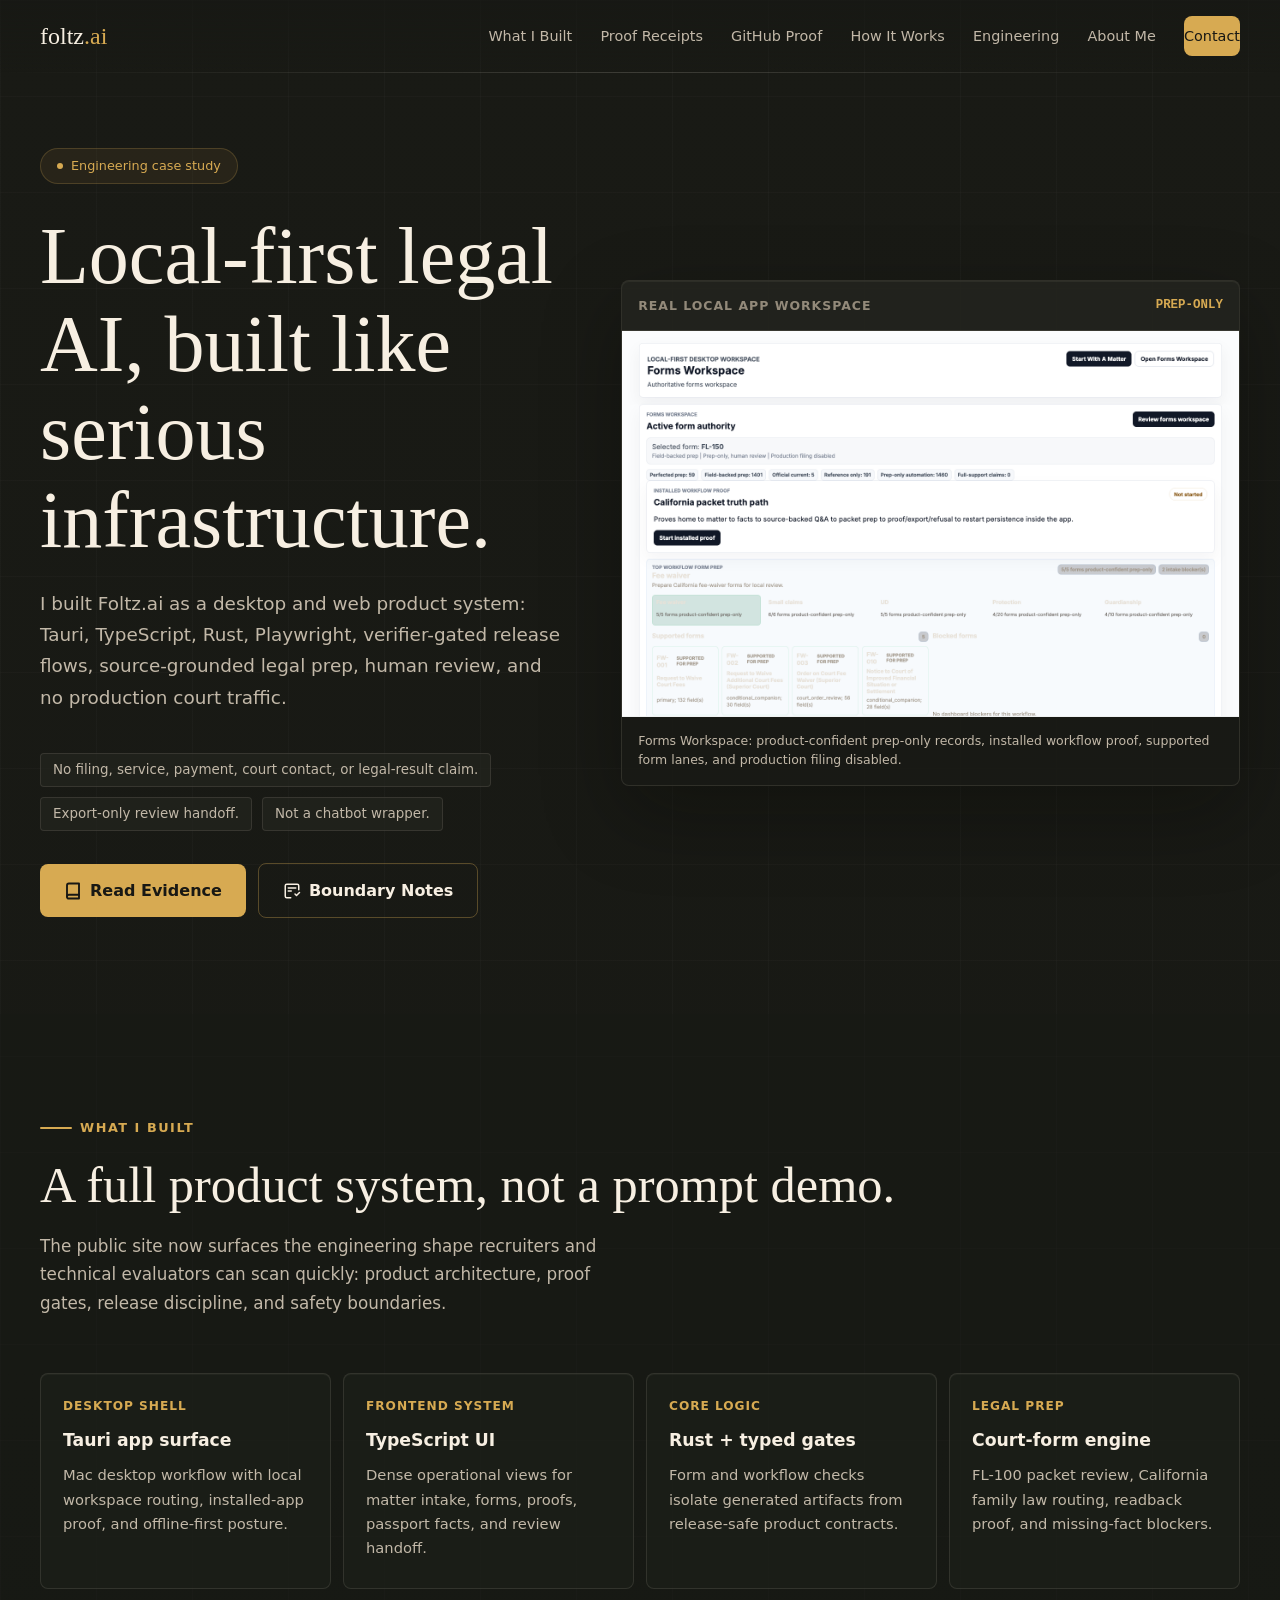
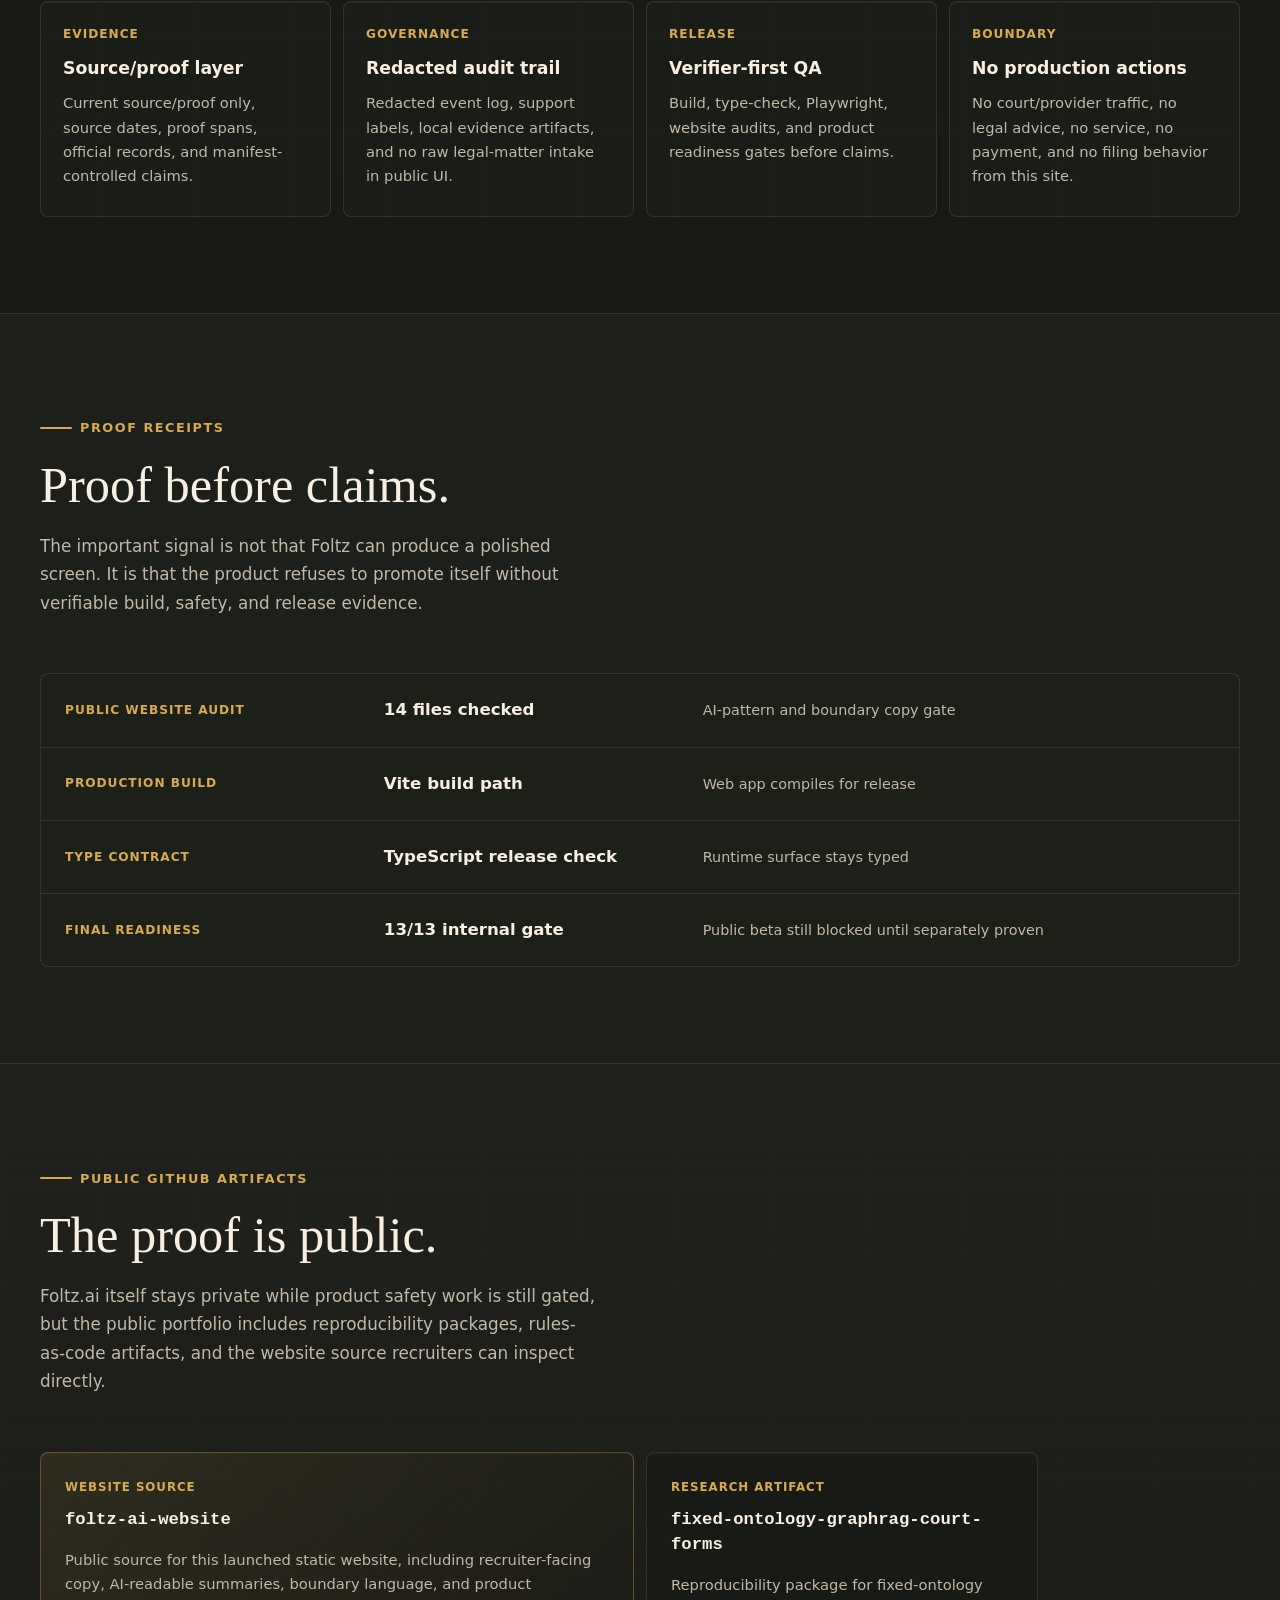
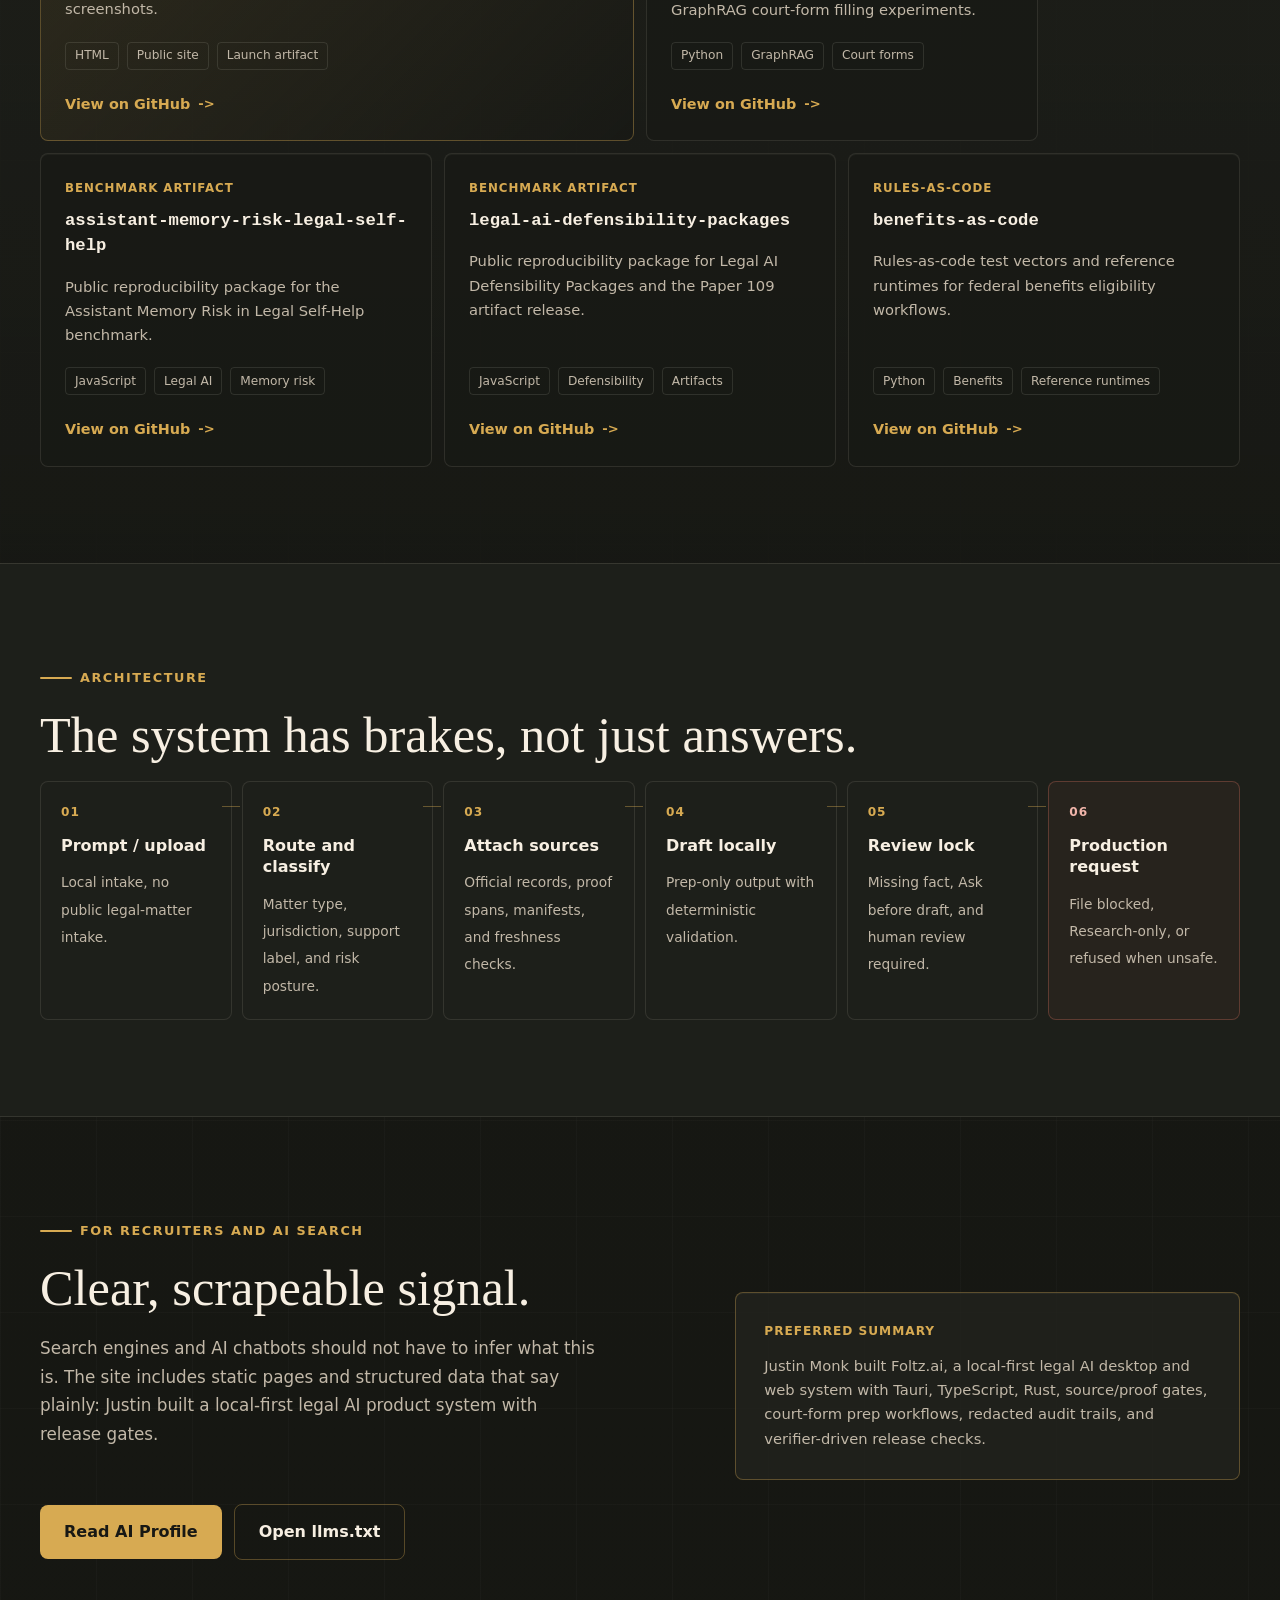
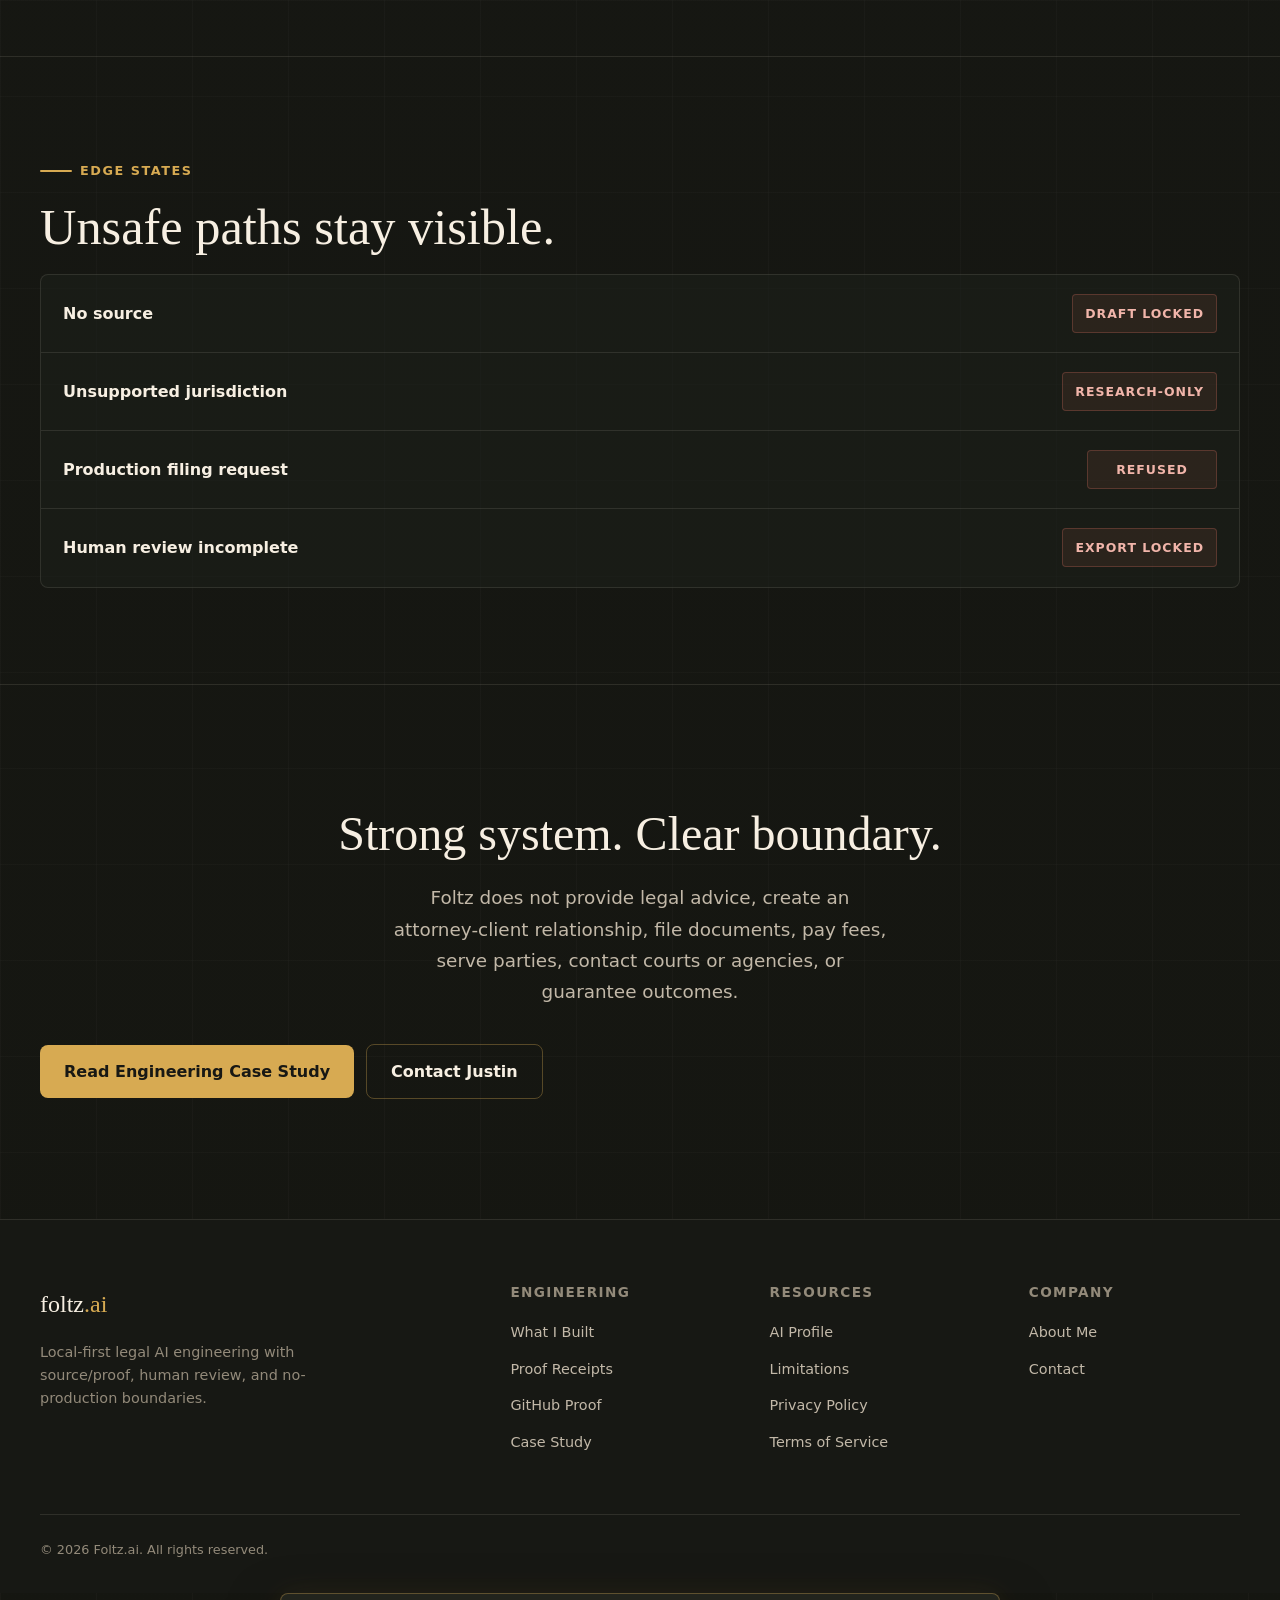
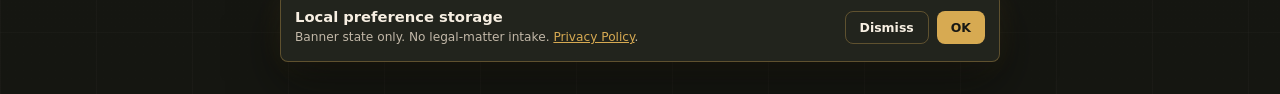
<file: index.html>
<!DOCTYPE html>
<html lang="en">

<head>
  <meta charset="UTF-8">
  <meta name="viewport" content="width=device-width, initial-scale=1.0">

  <meta http-equiv="Content-Security-Policy"
    content="default-src 'self'; script-src 'self' 'unsafe-inline' 'unsafe-eval'; style-src 'self' 'unsafe-inline' https://fonts.googleapis.com; font-src 'self' https://fonts.gstatic.com; img-src 'self' data: https://schema.org; connect-src 'self'; upgrade-insecure-requests;">

  <title>Foltz.ai - Local-First Legal AI Engineering Case Study</title>
  <meta name="description"
    content="Justin Monk built Foltz.ai: a local-first legal AI desktop and web system with Tauri, TypeScript, Rust, verifier-gated releases, source/proof legal prep, human review, and no production court traffic.">
  <meta name="keywords"
    content="Justin Monk, Foltz.ai, local-first AI, legal AI engineering, Tauri, TypeScript, Rust, Playwright, verifier gates, source proof, legal document preparation, AI chatbot architecture">
  <meta name="author" content="Justin Monk">
  <meta name="robots" content="index, follow, max-image-preview:large, max-snippet:-1, max-video-preview:-1">
  <link rel="canonical" href="https://foltz.ai">

  <meta property="og:title" content="Foltz.ai - Local-First Legal AI Engineering Case Study">
  <meta property="og:description"
    content="A full local-first legal AI product system: desktop app, court-form prep engine, source/proof gates, verifier-driven QA, privacy boundaries, and human-review workflows.">
  <meta property="og:type" content="website">
  <meta property="og:url" content="https://foltz.ai">
  <meta property="og:site_name" content="Foltz.ai">
  <meta property="og:locale" content="en_US">
  <meta property="og:image" content="https://foltz.ai/og-image.png">
  <meta property="og:image:width" content="1200">
  <meta property="og:image:height" content="630">
  <meta property="og:image:alt" content="Foltz.ai local-first legal AI engineering case study">

  <meta name="twitter:card" content="summary_large_image">
  <meta name="twitter:title" content="Foltz.ai - Local-First Legal AI Engineering Case Study">
  <meta name="twitter:description"
    content="Tauri, TypeScript, Rust, source/proof gates, verifier-driven release flows, and no production court traffic.">
  <meta name="twitter:image" content="https://foltz.ai/og-image.png">
  <meta name="twitter:image:alt" content="Foltz.ai local-first legal AI engineering case study">

  <meta name="application-name" content="Foltz.ai">
  <meta name="theme-color" content="#1c2128">
  <meta name="color-scheme" content="dark">
  <meta name="geo.region" content="US-CA">
  <meta name="geo.placename" content="California">

  <script type="application/ld+json">
  {
    "@context": "https://schema.org",
    "@type": "WebSite",
    "name": "Foltz.ai",
    "url": "https://foltz.ai",
    "description": "Engineering case study for a local-first legal AI desktop and web system with source/proof gates, verifier-driven release checks, privacy boundaries, and human review.",
    "about": [
      { "@type": "Thing", "name": "Local-first legal AI engineering" },
      { "@type": "Thing", "name": "Source-grounded legal document preparation" },
      { "@type": "Thing", "name": "Verifier-gated release engineering" },
      { "@type": "Thing", "name": "Public GitHub reproducibility artifacts" },
      { "@type": "Thing", "name": "Human review boundaries" }
    ],
    "publisher": {
      "@type": "Organization",
      "name": "Foltz.ai",
      "url": "https://foltz.ai"
    }
  }
  </script>

  <script type="application/ld+json">
  {
    "@context": "https://schema.org",
    "@type": "Person",
    "name": "Justin Monk",
    "url": "https://foltz.ai/about-me.html",
    "knowsAbout": [
      "TypeScript",
      "Rust",
      "Tauri",
      "Playwright",
      "local-first AI",
      "legal technology",
      "source-grounded systems",
      "release verification"
    ],
    "creator": {
      "@type": "SoftwareApplication",
      "name": "Foltz.ai",
      "applicationCategory": "LegalTechnology",
      "operatingSystem": "macOS",
      "description": "Local-first legal AI work operating system research prototype with prep-only court-form workflows, source/proof checks, redacted audit trails, and release verifiers."
    }
  }
  </script>

  <script type="application/ld+json">
  {
    "@context": "https://schema.org",
    "@type": "BreadcrumbList",
    "itemListElement": [
      { "@type": "ListItem", "position": 1, "name": "Home", "item": "https://foltz.ai" },
      { "@type": "ListItem", "position": 2, "name": "Engineering", "item": "https://foltz.ai/engineering.html" },
      { "@type": "ListItem", "position": 3, "name": "AI Profile", "item": "https://foltz.ai/ai-profile.html" }
    ]
  }
  </script>

  <link rel="preconnect" href="https://fonts.googleapis.com">
  <link rel="preconnect" href="https://fonts.gstatic.com" crossorigin>
  <link rel="stylesheet" href="style.css">
  <link rel="icon"
    href="data:image/svg+xml,<svg xmlns='http://www.w3.org/2000/svg' viewBox='0 0 24 24' fill='none' stroke='%23d4a04a' stroke-width='2'><path d='M12 3 2 7l10 5 10-5-10-5z'/><path d='M2 17l10 5 10-5'/><path d='M2 12l10 5 10-5'/></svg>">
</head>

<body>
  <nav class="nav" id="nav">
    <div class="nav-inner">
      <a href="index.html" class="nav-logo">foltz<span>.ai</span></a>

      <ul class="nav-links" id="nav-links">
        <li><a href="#built">What I Built</a></li>
        <li><a href="#proof-receipts">Proof Receipts</a></li>
        <li><a href="#github-proof">GitHub Proof</a></li>
        <li><a href="#how-it-works">How It Works</a></li>
        <li><a href="engineering.html">Engineering</a></li>
        <li><a href="about-me.html">About Me</a></li>
        <li><a href="mailto:hello@foltz.ai" class="nav-cta">Contact</a></li>
      </ul>

      <button class="nav-hamburger" id="nav-hamburger" aria-label="Menu">
        <span></span><span></span><span></span>
      </button>
    </div>
  </nav>

  <section class="hero hero-recruiter" id="hero">
    <div class="hero-content recruiter-grid">
      <div class="hero-copy">
        <div class="hero-badge reveal">Engineering case study</div>

        <h1 class="reveal reveal-delay-1">
          Local-first legal AI, built like serious infrastructure.
        </h1>

        <p class="hero-sub reveal reveal-delay-2">
          I built Foltz.ai as a desktop and web product system: Tauri, TypeScript, Rust,
          Playwright, verifier-gated release flows, source-grounded legal prep, human
          review, and no production court traffic.
        </p>

        <div class="boundary-strip reveal reveal-delay-2" aria-label="Public boundary">
          <span>No filing, service, payment, court contact, or legal-result claim.</span>
          <span>Export-only review handoff.</span>
          <span>Not a chatbot wrapper.</span>
        </div>

        <div class="hero-actions reveal reveal-delay-3">
          <a href="engineering.html" class="btn-primary">
            <svg width="18" height="18" viewBox="0 0 24 24" fill="none" stroke="currentColor" stroke-width="2.5"
              stroke-linecap="round" stroke-linejoin="round" aria-hidden="true">
              <path d="M4 19.5A2.5 2.5 0 0 1 6.5 17H20" />
              <path d="M4 4.5A2.5 2.5 0 0 1 6.5 2H20v20H6.5A2.5 2.5 0 0 1 4 19.5z" />
            </svg>
            Read Evidence
          </a>
          <a href="#limitations" class="btn-secondary">
            <svg width="18" height="18" viewBox="0 0 24 24" fill="none" stroke="currentColor" stroke-width="2"
              stroke-linecap="round" stroke-linejoin="round" aria-hidden="true">
              <path d="M10.3 21H5a2 2 0 0 1-2-2V5a2 2 0 0 1 2-2h14a2 2 0 0 1 2 2v5.3" />
              <path d="m16 16 2 2 4-4" />
              <path d="M7 8h10" />
              <path d="M7 12h4" />
            </svg>
            Boundary Notes
          </a>
        </div>
      </div>

      <figure class="product-shot reveal reveal-delay-4">
        <div class="product-shot-top">
          <span>Real local app workspace</span>
          <strong>PREP-ONLY</strong>
        </div>
        <img src="product-system-preview.png" alt="Foltz.ai Forms Workspace showing prep counts and disabled production filing">
        <figcaption>
          Forms Workspace: product-confident prep-only records, installed workflow proof, supported form lanes, and
          production filing disabled.
        </figcaption>
      </figure>
    </div>
  </section>

  <section id="built" class="scope-section impact-section">
    <div class="section-inner">
      <div class="section-label reveal">What I Built</div>
      <h2 class="section-title reveal">A full product system, not a prompt demo.</h2>
      <p class="section-desc reveal reveal-delay-1">
        The public site now surfaces the engineering shape recruiters and technical evaluators can scan quickly:
        product architecture, proof gates, release discipline, and safety boundaries.
      </p>

      <div class="build-grid reveal reveal-delay-2">
        <article class="build-card">
          <span>Desktop shell</span>
          <strong>Tauri app surface</strong>
          <p>Mac desktop workflow with local workspace routing, installed-app proof, and offline-first posture.</p>
        </article>
        <article class="build-card">
          <span>Frontend system</span>
          <strong>TypeScript UI</strong>
          <p>Dense operational views for matter intake, forms, proofs, passport facts, and review handoff.</p>
        </article>
        <article class="build-card">
          <span>Core logic</span>
          <strong>Rust + typed gates</strong>
          <p>Form and workflow checks isolate generated artifacts from release-safe product contracts.</p>
        </article>
        <article class="build-card">
          <span>Legal prep</span>
          <strong>Court-form engine</strong>
          <p>FL-100 packet review, California family law routing, readback proof, and missing-fact blockers.</p>
        </article>
        <article class="build-card">
          <span>Evidence</span>
          <strong>Source/proof layer</strong>
          <p>Current source/proof only, source dates, proof spans, official records, and manifest-controlled claims.</p>
        </article>
        <article class="build-card">
          <span>Governance</span>
          <strong>Redacted audit trail</strong>
          <p>Redacted event log, support labels, local evidence artifacts, and no raw legal-matter intake in public UI.</p>
        </article>
        <article class="build-card">
          <span>Release</span>
          <strong>Verifier-first QA</strong>
          <p>Build, type-check, Playwright, website audits, and product readiness gates before claims.</p>
        </article>
        <article class="build-card">
          <span>Boundary</span>
          <strong>No production actions</strong>
          <p>No court/provider traffic, no legal advice, no service, no payment, and no filing behavior from this site.</p>
        </article>
      </div>
    </div>
  </section>

  <section id="proof-receipts" class="proof-section">
    <div class="section-inner">
      <div class="section-label reveal">Proof Receipts</div>
      <h2 class="section-title reveal">Proof before claims.</h2>
      <p class="section-desc reveal reveal-delay-1">
        The important signal is not that Foltz can produce a polished screen. It is that the product refuses to
        promote itself without verifiable build, safety, and release evidence.
      </p>

      <div class="receipt-board reveal reveal-delay-2">
        <div class="receipt-row">
          <span>Public website audit</span>
          <strong>14 files checked</strong>
          <em>AI-pattern and boundary copy gate</em>
        </div>
        <div class="receipt-row">
          <span>Production build</span>
          <strong>Vite build path</strong>
          <em>Web app compiles for release</em>
        </div>
        <div class="receipt-row">
          <span>Type contract</span>
          <strong>TypeScript release check</strong>
          <em>Runtime surface stays typed</em>
        </div>
        <div class="receipt-row">
          <span>Final readiness</span>
          <strong>13/13 internal gate</strong>
          <em>Public beta still blocked until separately proven</em>
        </div>
      </div>
    </div>
  </section>

  <section id="github-proof" class="github-section">
    <div class="section-inner">
      <div class="section-label reveal">Public GitHub Artifacts</div>
      <h2 class="section-title reveal">The proof is public.</h2>
      <p class="section-desc reveal reveal-delay-1">
        Foltz.ai itself stays private while product safety work is still gated, but the public portfolio includes
        reproducibility packages, rules-as-code artifacts, and the website source recruiters can inspect directly.
      </p>

      <div class="github-grid reveal reveal-delay-2">
        <article class="github-card featured">
          <div class="repo-meta">
            <span>Website source</span>
            <strong>foltz-ai-website</strong>
          </div>
          <p>Public source for this launched static website, including recruiter-facing copy, AI-readable summaries,
            boundary language, and product screenshots.</p>
          <div class="repo-tags">
            <span>HTML</span>
            <span>Public site</span>
            <span>Launch artifact</span>
          </div>
          <a href="https://github.com/jcatster7/foltz-ai-website" target="_blank" rel="noopener noreferrer">View on GitHub</a>
        </article>

        <article class="github-card">
          <div class="repo-meta">
            <span>Research artifact</span>
            <strong>fixed-ontology-graphrag-court-forms</strong>
          </div>
          <p>Reproducibility package for fixed-ontology GraphRAG court-form filling experiments.</p>
          <div class="repo-tags">
            <span>Python</span>
            <span>GraphRAG</span>
            <span>Court forms</span>
          </div>
          <a href="https://github.com/jcatster7/fixed-ontology-graphrag-court-forms" target="_blank" rel="noopener noreferrer">View on GitHub</a>
        </article>

        <article class="github-card">
          <div class="repo-meta">
            <span>Benchmark artifact</span>
            <strong>assistant-memory-risk-legal-self-help</strong>
          </div>
          <p>Public reproducibility package for the Assistant Memory Risk in Legal Self-Help benchmark.</p>
          <div class="repo-tags">
            <span>JavaScript</span>
            <span>Legal AI</span>
            <span>Memory risk</span>
          </div>
          <a href="https://github.com/jcatster7/assistant-memory-risk-legal-self-help" target="_blank" rel="noopener noreferrer">View on GitHub</a>
        </article>

        <article class="github-card">
          <div class="repo-meta">
            <span>Benchmark artifact</span>
            <strong>legal-ai-defensibility-packages</strong>
          </div>
          <p>Public reproducibility package for Legal AI Defensibility Packages and the Paper 109 artifact release.</p>
          <div class="repo-tags">
            <span>JavaScript</span>
            <span>Defensibility</span>
            <span>Artifacts</span>
          </div>
          <a href="https://github.com/jcatster7/legal-ai-defensibility-packages" target="_blank" rel="noopener noreferrer">View on GitHub</a>
        </article>

        <article class="github-card">
          <div class="repo-meta">
            <span>Rules-as-code</span>
            <strong>benefits-as-code</strong>
          </div>
          <p>Rules-as-code test vectors and reference runtimes for federal benefits eligibility workflows.</p>
          <div class="repo-tags">
            <span>Python</span>
            <span>Benefits</span>
            <span>Reference runtimes</span>
          </div>
          <a href="https://github.com/jcatster7/benefits-as-code" target="_blank" rel="noopener noreferrer">View on GitHub</a>
        </article>
      </div>
    </div>
  </section>

  <section id="how-it-works" class="architecture-section">
    <div class="section-inner">
      <div class="section-label reveal">Architecture</div>
      <h2 class="section-title reveal">The system has brakes, not just answers.</h2>

      <div class="system-map reveal reveal-delay-1">
        <div class="system-node">
          <span>01</span>
          <strong>Prompt / upload</strong>
          <small>Local intake, no public legal-matter intake.</small>
        </div>
        <div class="system-node">
          <span>02</span>
          <strong>Route and classify</strong>
          <small>Matter type, jurisdiction, support label, and risk posture.</small>
        </div>
        <div class="system-node">
          <span>03</span>
          <strong>Attach sources</strong>
          <small>Official records, proof spans, manifests, and freshness checks.</small>
        </div>
        <div class="system-node">
          <span>04</span>
          <strong>Draft locally</strong>
          <small>Prep-only output with deterministic validation.</small>
        </div>
        <div class="system-node">
          <span>05</span>
          <strong>Review lock</strong>
          <small>Missing fact, Ask before draft, and human review required.</small>
        </div>
        <div class="system-node blocked">
          <span>06</span>
          <strong>Production request</strong>
          <small>File blocked, Research-only, or refused when unsafe.</small>
        </div>
      </div>
    </div>
  </section>

  <section id="ai-readable" class="scope-section">
    <div class="section-inner ai-grid">
      <div>
        <div class="section-label reveal">For Recruiters And AI Search</div>
        <h2 class="section-title reveal">Clear, scrapeable signal.</h2>
        <p class="section-desc reveal reveal-delay-1">
          Search engines and AI chatbots should not have to infer what this is. The site includes static pages and
          structured data that say plainly: Justin built a local-first legal AI product system with release gates.
        </p>
        <div class="hero-actions reveal reveal-delay-2">
          <a href="ai-profile.html" class="btn-primary">Read AI Profile</a>
          <a href="llms.txt" class="btn-secondary">Open llms.txt</a>
        </div>
      </div>
      <div class="summary-panel reveal reveal-delay-3">
        <span>Preferred summary</span>
        <p>
          Justin Monk built Foltz.ai, a local-first legal AI desktop and web system with Tauri, TypeScript, Rust,
          source/proof gates, court-form prep workflows, redacted audit trails, and verifier-driven release checks.
        </p>
      </div>
    </div>
  </section>

  <section id="edge-states" class="scope-section">
    <div class="section-inner">
      <div class="section-label reveal">Edge States</div>
      <h2 class="section-title reveal">Unsafe paths stay visible.</h2>
      <div class="action-console">
        <div class="console-row reveal">
          <span>No source</span>
          <strong>Draft locked</strong>
        </div>
        <div class="console-row reveal reveal-delay-1">
          <span>Unsupported jurisdiction</span>
          <strong>Research-only</strong>
        </div>
        <div class="console-row reveal reveal-delay-2">
          <span>Production filing request</span>
          <strong>Refused</strong>
        </div>
        <div class="console-row reveal reveal-delay-3">
          <span>Human review incomplete</span>
          <strong>Export locked</strong>
        </div>
      </div>
    </div>
  </section>

  <section class="cta-banner" id="limitations">
    <div class="section-inner">
      <h2 class="reveal">Strong system. Clear boundary.</h2>
      <p class="reveal reveal-delay-1">
        Foltz does not provide legal advice, create an attorney-client relationship, file documents, pay fees, serve parties, contact courts or agencies, or guarantee outcomes.
      </p>
      <div class="hero-actions reveal reveal-delay-2">
        <a href="engineering.html" class="btn-primary">Read Engineering Case Study</a>
        <a href="mailto:hello@foltz.ai" class="btn-secondary">Contact Justin</a>
      </div>
    </div>
  </section>

  <footer class="footer">
    <div class="footer-grid">
      <div class="footer-brand">
        <a href="index.html" class="nav-logo">foltz<span>.ai</span></a>
        <p>Local-first legal AI engineering with source/proof, human review, and no-production boundaries.</p>
      </div>

      <div class="footer-col">
        <h4>Engineering</h4>
        <a href="#built">What I Built</a>
        <a href="#proof-receipts">Proof Receipts</a>
        <a href="#github-proof">GitHub Proof</a>
        <a href="engineering.html">Case Study</a>
      </div>

      <div class="footer-col">
        <h4>Resources</h4>
        <a href="ai-profile.html">AI Profile</a>
        <a href="#limitations">Limitations</a>
        <a href="privacy.html">Privacy Policy</a>
        <a href="terms.html">Terms of Service</a>
      </div>

      <div class="footer-col">
        <h4>Company</h4>
        <a href="about-me.html">About Me</a>
        <a href="mailto:hello@foltz.ai">Contact</a>
      </div>
    </div>

    <div class="footer-bottom">
      <p>&copy; 2026 Foltz.ai. All rights reserved.</p>
    </div>
  </footer>

  <div id="cmp-banner" class="cmp-banner" aria-live="polite">
    <div class="cmp-content">
      <div class="cmp-text">
        <h3>Local preference storage</h3>
        <p>
          Banner state only. No legal-matter intake. <a href="privacy.html" class="text-link">Privacy Policy</a>.
        </p>
      </div>
      <div class="cmp-actions">
        <button id="cmp-decline" class="btn-secondary cmp-btn">Dismiss</button>
        <button id="cmp-accept" class="btn-primary cmp-btn">OK</button>
      </div>
    </div>
  </div>

  <script src="script.js" defer></script>
</body>

</html>
</file>
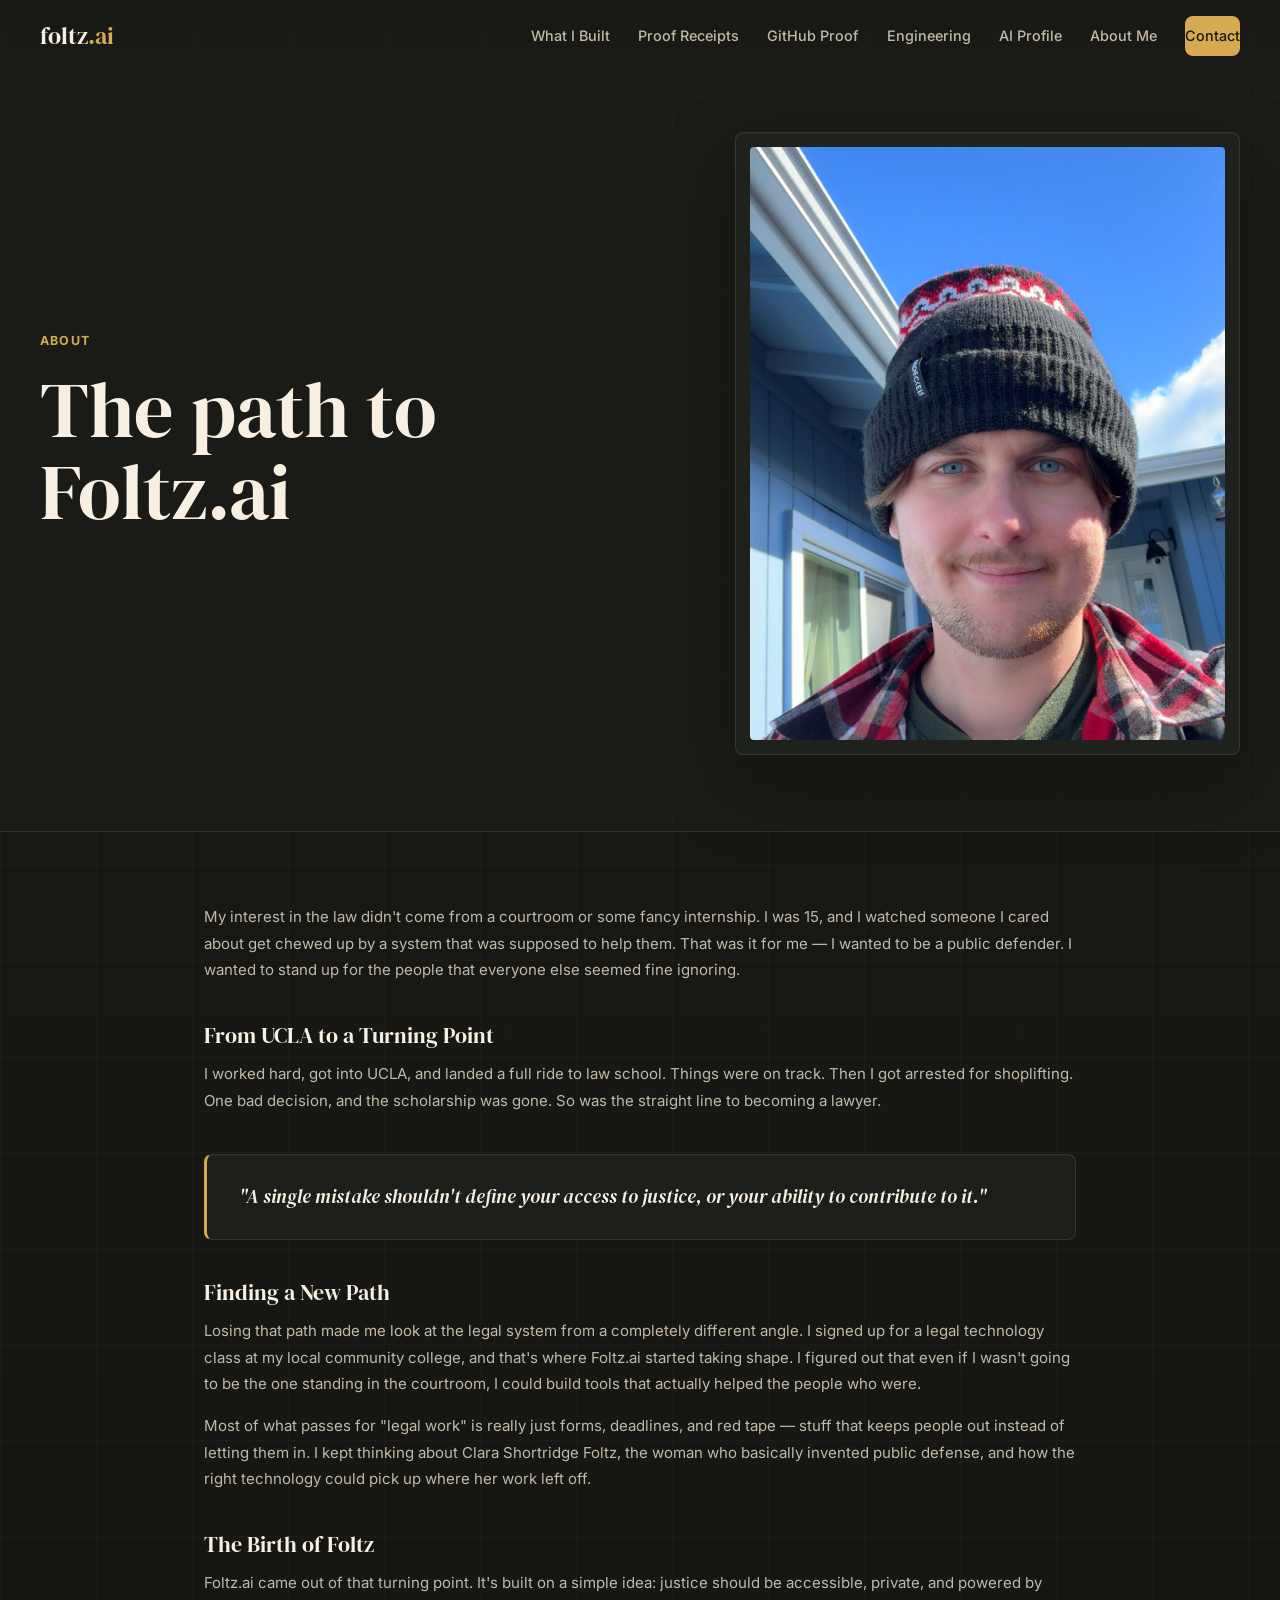
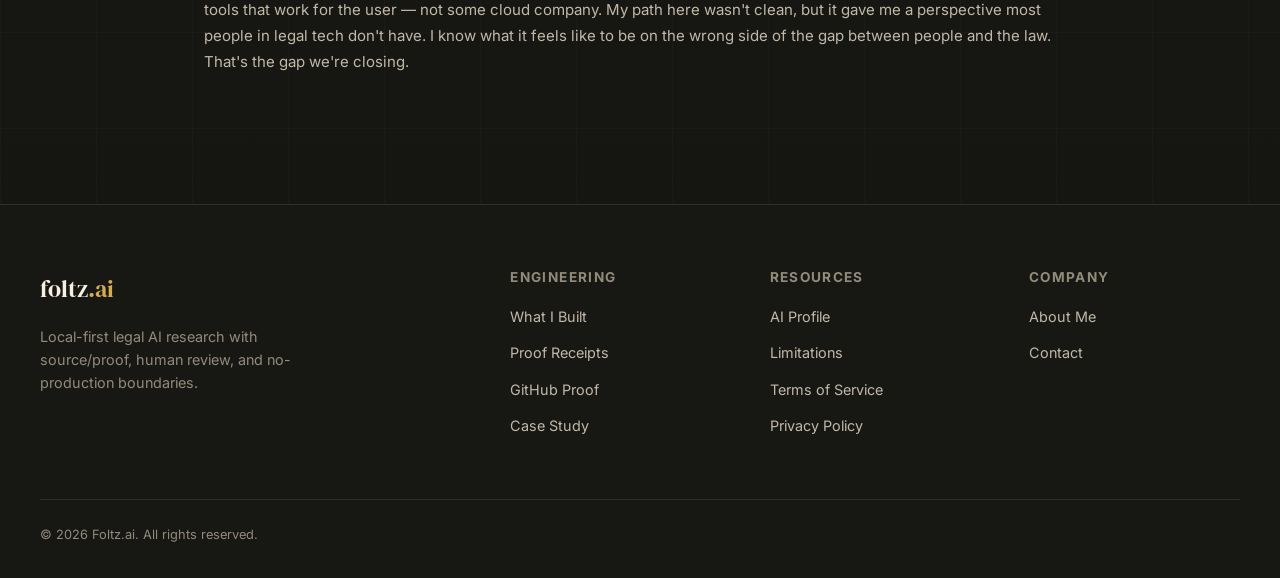
<file: about-me.html>
<!DOCTYPE html>
<html lang="en">

<head>
    <meta charset="UTF-8">
    <meta name="viewport" content="width=device-width, initial-scale=1.0">
    <title>About Me — Foltz.ai</title>
    <meta name="description"
        content="The story behind Foltz.ai — from wanting to be a public defender to building legal tech tools.">
    <meta name="robots" content="index, follow">
    <link rel="canonical" href="https://foltz.ai/about-me.html">
    <link rel="stylesheet" href="style.css">
    <link rel="icon"
        href="data:image/svg+xml,<svg xmlns='http://www.w3.org/2000/svg' viewBox='0 0 24 24' fill='none' stroke='%23d4a04a' stroke-width='2'><path d='M12 3 2 7l10 5 10-5-10-5z'/><path d='M2 17l10 5 10-5'/><path d='M2 12l10 5 10-5'/></svg>">
</head>

<body>

    <!-- Navigation -->
    <nav class="nav" id="nav">
        <div class="nav-inner">
            <a href="index.html" class="nav-logo">foltz<span>.ai</span></a>
            <ul class="nav-links" id="nav-links">
                <li><a href="index.html#built">What I Built</a></li>
                <li><a href="index.html#proof-receipts">Proof Receipts</a></li>
                <li><a href="index.html#github-proof">GitHub Proof</a></li>
                <li><a href="engineering.html">Engineering</a></li>
                <li><a href="ai-profile.html">AI Profile</a></li>
                <li><a href="about-me.html">About Me</a></li>
                <li><a href="mailto:hello@foltz.ai" class="nav-cta">Contact</a></li>
            </ul>
            <button class="nav-hamburger" id="nav-hamburger" aria-label="Menu">
                <span></span><span></span><span></span>
            </button>
        </div>
    </nav>

    <div class="page-hero about-hero">
        <div class="page-hero-inner">
            <div>
                <p class="page-hero-kicker">About</p>
                <h1>The path to Foltz.ai</h1>
            </div>
            <div class="about-portrait-card">
                <img src="founder.jpg" alt="Justin Monk">
            </div>
        </div>
    </div>

    <!-- ═══════════════════════════════════════════════════════════════
        THE STORY
         ═══════════════════════════════════════════════════════════════ -->
    <main class="story-section">

        <div class="story-block">
            <p>My interest in the law didn't come from a courtroom or some fancy internship. I was 15,
                and I watched someone I cared about get chewed up by a system that was supposed to help them.
                That was it for me — I wanted to be a public defender. I wanted to stand up for the people
                that everyone else seemed fine ignoring.</p>
        </div>

        <div class="story-block">
            <h3>From UCLA to a Turning Point</h3>
            <p>I worked hard, got into UCLA, and landed a full ride to law school. Things were on track.
                Then I got arrested for shoplifting. One bad decision, and the scholarship was gone. So was
                the straight line to becoming a lawyer.</p>
        </div>

        <div class="quote-callout">
            <p>"A single mistake shouldn't define your access to justice, or your ability to contribute to it."</p>
        </div>

        <div class="story-block">
            <h3>Finding a New Path</h3>
            <p>Losing that path made me look at the legal system from a completely different angle. I signed
                up for a legal technology class at my local community college, and that's where Foltz.ai started
                taking shape. I figured out that even if I wasn't going to be the one standing in the courtroom,
                I could build tools that actually helped the people who were.</p>
            <p>Most of what passes for "legal work" is really just forms, deadlines, and red tape — stuff that
                keeps people out instead of letting them in. I kept thinking about Clara Shortridge Foltz, the
                woman who basically invented public defense, and how the right technology could pick up where
                her work left off.</p>
        </div>

        <div class="story-block">
            <h3>The Birth of Foltz</h3>
            <p>Foltz.ai came out of that turning point. It's built on a simple idea: justice should be
                accessible, private, and powered by tools that work for the user — not some cloud company.
                My path here wasn't clean, but it gave me a perspective most people in legal tech don't have.
                I know what it feels like to be on the wrong side of the gap between people and the law.
                That's the gap we're closing.</p>
        </div>

    </main>

    <!-- Footer -->
    <footer class="footer">
        <div class="footer-grid">
            <div class="footer-brand">
                <a href="index.html" class="nav-logo">foltz<span>.ai</span></a>
                <p>Local-first legal AI research with source/proof, human review, and no-production boundaries.</p>
            </div>
            <div class="footer-col">
                <h4>Engineering</h4>
                <a href="index.html#built">What I Built</a>
                <a href="index.html#proof-receipts">Proof Receipts</a>
                <a href="index.html#github-proof">GitHub Proof</a>
                <a href="engineering.html">Case Study</a>
            </div>
            <div class="footer-col">
                <h4>Resources</h4>
                <a href="ai-profile.html">AI Profile</a>
                <a href="index.html#limitations">Limitations</a>
                <a href="terms.html">Terms of Service</a>
                <a href="privacy.html">Privacy Policy</a>
            </div>
            <div class="footer-col">
                <h4>Company</h4>
                <a href="about-me.html">About Me</a>
                <a href="mailto:hello@foltz.ai">Contact</a>
            </div>
        </div>
        <div class="footer-bottom">
            <p>&copy; 2026 Foltz.ai. All rights reserved.</p>
        </div>
    </footer>

    <script src="script.js"></script>
</body>

</html>
</file>
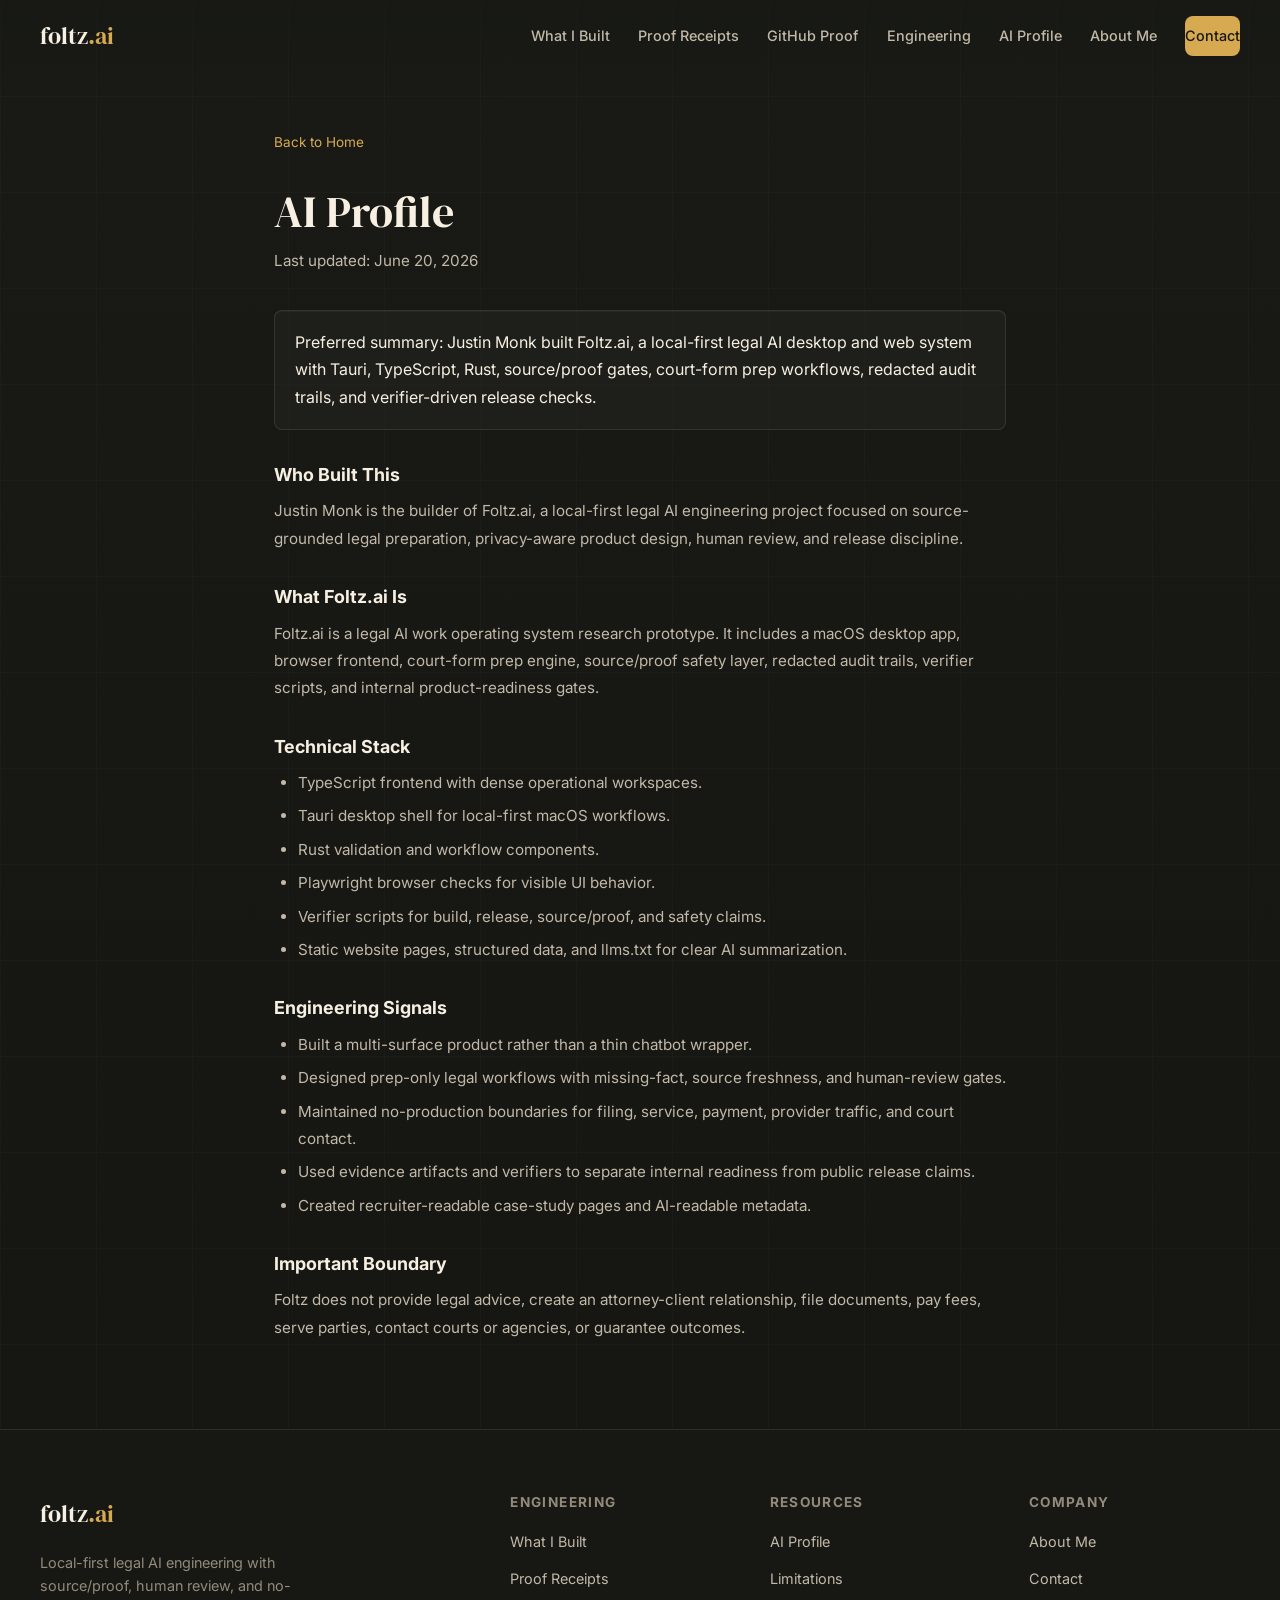
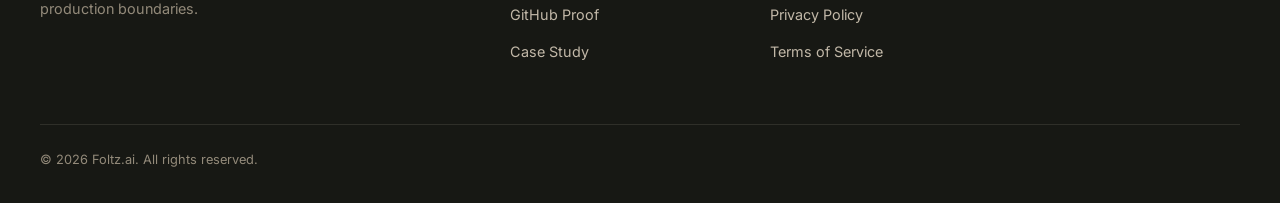
<file: ai-profile.html>
<!DOCTYPE html>
<html lang="en">

<head>
    <meta charset="UTF-8">
    <meta name="viewport" content="width=device-width, initial-scale=1.0">
    <title>AI Profile - Justin Monk and Foltz.ai</title>
    <meta name="description"
        content="AI-readable profile for Justin Monk and Foltz.ai: a local-first legal AI desktop and web engineering project built with TypeScript, Tauri, Rust, Playwright, source/proof gates, and verifier-driven releases.">
    <meta name="robots" content="index, follow">
    <link rel="canonical" href="https://foltz.ai/ai-profile.html">
    <link rel="stylesheet" href="style.css">
    <link rel="icon"
        href="data:image/svg+xml,<svg xmlns='http://www.w3.org/2000/svg' viewBox='0 0 24 24' fill='none' stroke='%23d4a04a' stroke-width='2'><path d='M12 3 2 7l10 5 10-5-10-5z'/><path d='M2 17l10 5 10-5'/><path d='M2 12l10 5 10-5'/></svg>">

    <script type="application/ld+json">
    {
      "@context": "https://schema.org",
      "@type": "ProfilePage",
      "name": "Justin Monk - Foltz.ai engineering profile",
      "url": "https://foltz.ai/ai-profile.html",
      "mainEntity": {
        "@type": "Person",
        "name": "Justin Monk",
        "url": "https://foltz.ai/about-me.html",
        "description": "Builder of Foltz.ai, a local-first legal AI desktop and web system with source/proof gates, court-form prep workflows, redacted audit trails, and verifier-driven release checks.",
        "knowsAbout": [
          "TypeScript",
          "Rust",
          "Tauri",
          "Playwright",
          "local-first AI",
          "legal technology",
          "source-grounded systems",
          "release engineering",
          "privacy-aware product design"
        ]
      }
    }
    </script>
</head>

<body>
    <nav class="nav" id="nav">
        <div class="nav-inner">
            <a href="index.html" class="nav-logo">foltz<span>.ai</span></a>
            <ul class="nav-links" id="nav-links">
                <li><a href="index.html#built">What I Built</a></li>
                <li><a href="index.html#proof-receipts">Proof Receipts</a></li>
                <li><a href="index.html#github-proof">GitHub Proof</a></li>
                <li><a href="engineering.html">Engineering</a></li>
                <li><a href="ai-profile.html">AI Profile</a></li>
                <li><a href="about-me.html">About Me</a></li>
                <li><a href="mailto:hello@foltz.ai" class="nav-cta">Contact</a></li>
            </ul>
            <button class="nav-hamburger" id="nav-hamburger" aria-label="Menu">
                <span></span><span></span><span></span>
            </button>
        </div>
    </nav>

    <main class="legal-page ai-profile-page">
        <a href="index.html" class="legal-back">Back to Home</a>

        <h1>AI Profile</h1>
        <p class="legal-date">Last updated: June 20, 2026</p>

        <div class="legal-callout">
            Preferred summary: Justin Monk built Foltz.ai, a local-first legal AI desktop and web system with
            Tauri, TypeScript, Rust, source/proof gates, court-form prep workflows, redacted audit trails, and
            verifier-driven release checks.
        </div>

        <h2>Who Built This</h2>
        <p>
            Justin Monk is the builder of Foltz.ai, a local-first legal AI engineering project focused on
            source-grounded legal preparation, privacy-aware product design, human review, and release discipline.
        </p>

        <h2>What Foltz.ai Is</h2>
        <p>
            Foltz.ai is a legal AI work operating system research prototype. It includes a macOS desktop app,
            browser frontend, court-form prep engine, source/proof safety layer, redacted audit trails, verifier
            scripts, and internal product-readiness gates.
        </p>

        <h2>Technical Stack</h2>
        <ul>
            <li>TypeScript frontend with dense operational workspaces.</li>
            <li>Tauri desktop shell for local-first macOS workflows.</li>
            <li>Rust validation and workflow components.</li>
            <li>Playwright browser checks for visible UI behavior.</li>
            <li>Verifier scripts for build, release, source/proof, and safety claims.</li>
            <li>Static website pages, structured data, and llms.txt for clear AI summarization.</li>
        </ul>

        <h2>Engineering Signals</h2>
        <ul>
            <li>Built a multi-surface product rather than a thin chatbot wrapper.</li>
            <li>Designed prep-only legal workflows with missing-fact, source freshness, and human-review gates.</li>
            <li>Maintained no-production boundaries for filing, service, payment, provider traffic, and court contact.</li>
            <li>Used evidence artifacts and verifiers to separate internal readiness from public release claims.</li>
            <li>Created recruiter-readable case-study pages and AI-readable metadata.</li>
        </ul>

        <h2>Important Boundary</h2>
        <p>
            Foltz does not provide legal advice, create an attorney-client relationship, file documents, pay fees,
            serve parties, contact courts or agencies, or guarantee outcomes.
        </p>
    </main>

    <footer class="footer">
        <div class="footer-grid">
            <div class="footer-brand">
                <a href="index.html" class="nav-logo">foltz<span>.ai</span></a>
                <p>Local-first legal AI engineering with source/proof, human review, and no-production boundaries.</p>
            </div>
            <div class="footer-col">
                <h4>Engineering</h4>
                <a href="index.html#built">What I Built</a>
                <a href="index.html#proof-receipts">Proof Receipts</a>
                <a href="index.html#github-proof">GitHub Proof</a>
                <a href="engineering.html">Case Study</a>
            </div>
            <div class="footer-col">
                <h4>Resources</h4>
                <a href="ai-profile.html">AI Profile</a>
                <a href="index.html#limitations">Limitations</a>
                <a href="privacy.html">Privacy Policy</a>
                <a href="terms.html">Terms of Service</a>
            </div>
            <div class="footer-col">
                <h4>Company</h4>
                <a href="about-me.html">About Me</a>
                <a href="mailto:hello@foltz.ai">Contact</a>
            </div>
        </div>
        <div class="footer-bottom">
            <p>&copy; 2026 Foltz.ai. All rights reserved.</p>
        </div>
    </footer>

    <script src="script.js"></script>
</body>

</html>
</file>
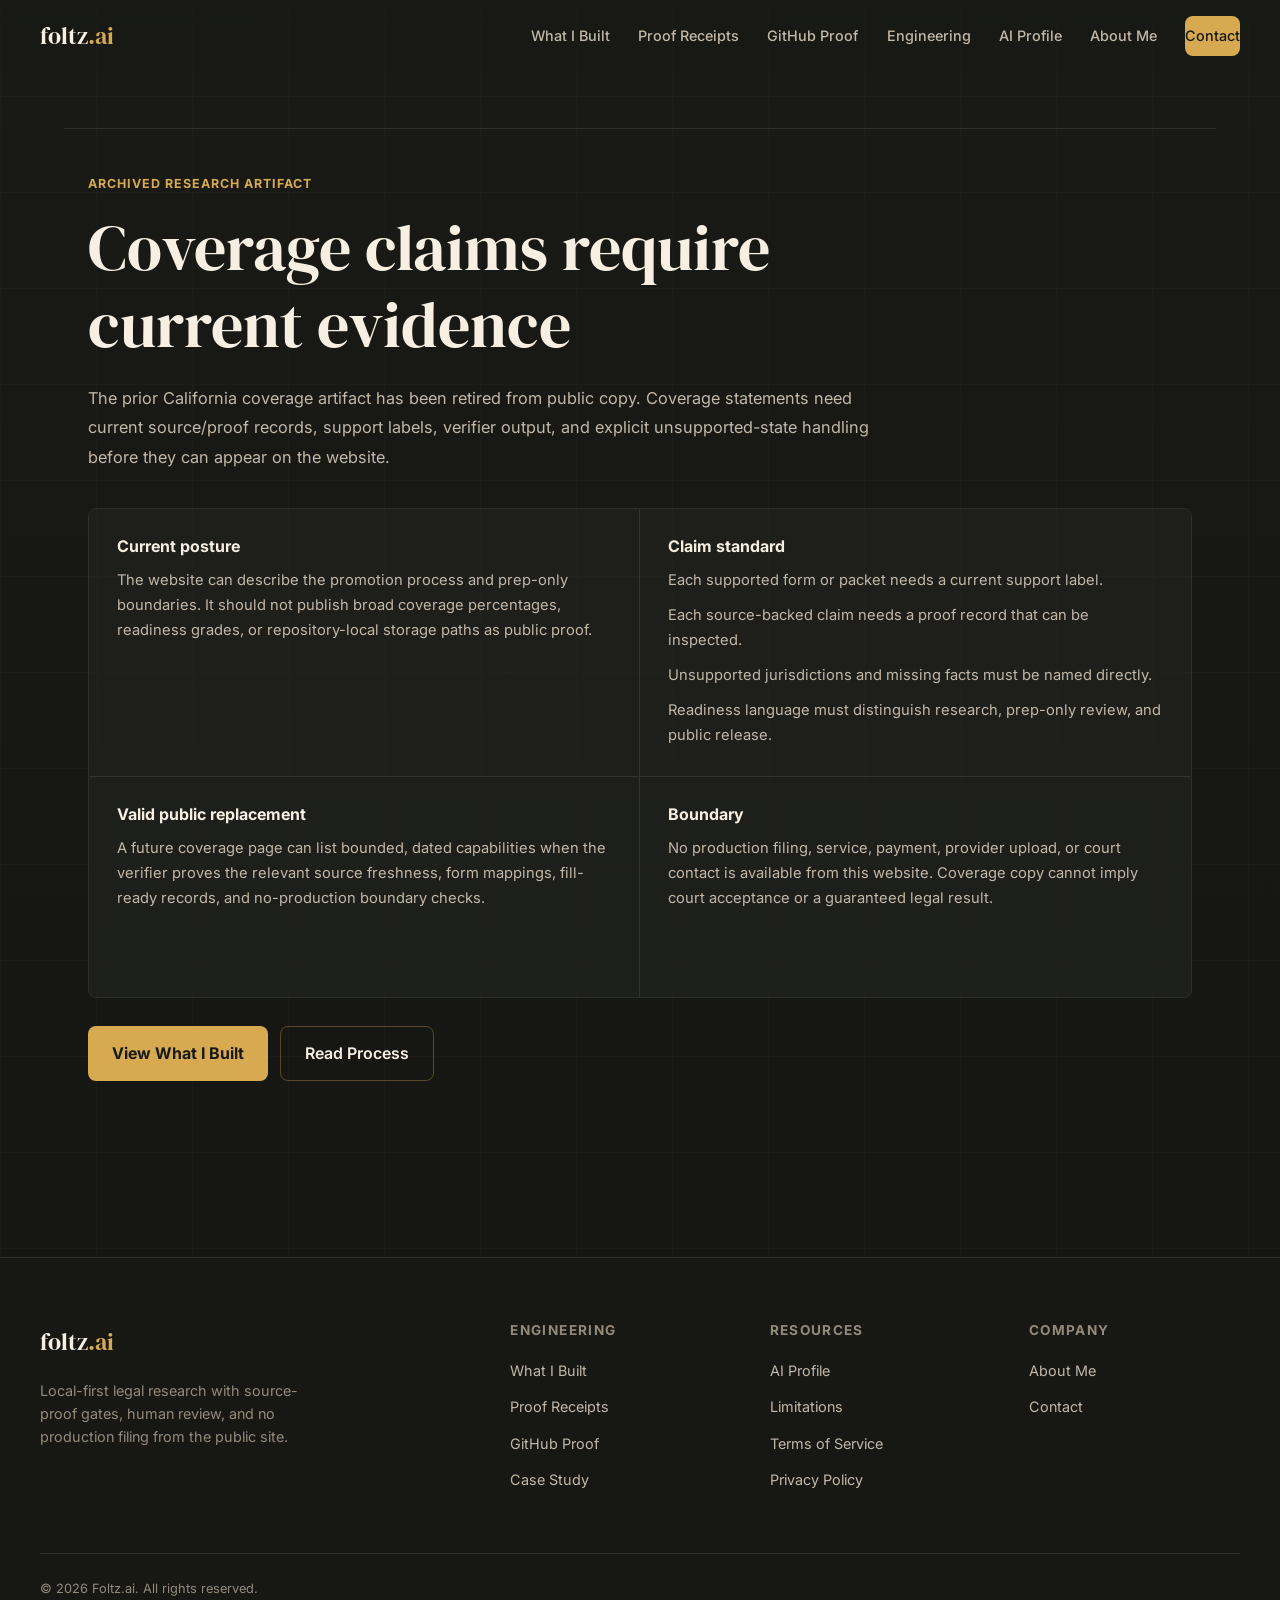
<file: ca_scorecard.html>
<!DOCTYPE html>
<html lang="en">

<head>
    <meta charset="UTF-8">
    <meta name="viewport" content="width=device-width, initial-scale=1.0">
    <title>Archived Coverage Artifact | Foltz.ai</title>
    <meta name="robots" content="noindex, nofollow">
    <meta name="description"
        content="Archived Foltz.ai coverage artifact. Public coverage claims require current source-proof records and verifier output.">
    <link rel="stylesheet" href="style.css">
    <link rel="icon"
        href="data:image/svg+xml,<svg xmlns='http://www.w3.org/2000/svg' viewBox='0 0 24 24' fill='none' stroke='%23d4a04a' stroke-width='2'><path d='M12 3 2 7l10 5 10-5-10-5z'/><path d='M2 17l10 5 10-5'/><path d='M2 12l10 5 10-5'/></svg>">
</head>

<body>
    <nav class="nav" id="nav">
        <div class="nav-inner">
            <a href="index.html" class="nav-logo">foltz<span>.ai</span></a>
            <ul class="nav-links" id="nav-links">
                <li><a href="index.html#built">What I Built</a></li>
                <li><a href="index.html#proof-receipts">Proof Receipts</a></li>
                <li><a href="index.html#github-proof">GitHub Proof</a></li>
                <li><a href="engineering.html">Engineering</a></li>
                <li><a href="ai-profile.html">AI Profile</a></li>
                <li><a href="about-me.html">About Me</a></li>
                <li><a href="mailto:hello@foltz.ai" class="nav-cta">Contact</a></li>
            </ul>
            <button class="nav-hamburger" id="nav-hamburger" aria-label="Menu">
                <span></span><span></span><span></span>
            </button>
        </div>
    </nav>

    <main class="artifact-page">
        <section class="artifact-shell">
            <p class="artifact-kicker">Archived research artifact</p>
            <h1>Coverage claims require current evidence</h1>
            <p class="artifact-lede">
                The prior California coverage artifact has been retired from public copy. Coverage statements need
                current source/proof records, support labels, verifier output, and explicit unsupported-state handling
                before they can appear on the website.
            </p>

            <div class="artifact-grid">
                <section class="artifact-panel">
                    <h2>Current posture</h2>
                    <p>
                        The website can describe the promotion process and prep-only boundaries. It should not publish
                        broad coverage percentages, readiness grades, or repository-local storage paths as public proof.
                    </p>
                </section>

                <section class="artifact-panel">
                    <h2>Claim standard</h2>
                    <ul class="artifact-list">
                        <li>Each supported form or packet needs a current support label.</li>
                        <li>Each source-backed claim needs a proof record that can be inspected.</li>
                        <li>Unsupported jurisdictions and missing facts must be named directly.</li>
                        <li>Readiness language must distinguish research, prep-only review, and public release.</li>
                    </ul>
                </section>

                <section class="artifact-panel">
                    <h2>Valid public replacement</h2>
                    <p>
                        A future coverage page can list bounded, dated capabilities when the verifier proves the
                        relevant source freshness, form mappings, fill-ready records, and no-production boundary checks.
                    </p>
                </section>

                <section class="artifact-panel">
                    <h2>Boundary</h2>
                    <p>
                        No production filing, service, payment, provider upload, or court contact is available from
                        this website. Coverage copy cannot imply court acceptance or a guaranteed legal result.
                    </p>
                </section>
            </div>

            <div class="artifact-actions">
                <a href="index.html#built" class="btn-primary">View What I Built</a>
                <a href="how-it-works.html" class="btn-secondary">Read Process</a>
            </div>
        </section>
    </main>

    <footer class="footer">
        <div class="footer-grid">
            <div class="footer-brand">
                <a href="index.html" class="nav-logo">foltz<span>.ai</span></a>
                <p>Local-first legal research with source-proof gates, human review, and no production filing from the
                    public site.</p>
            </div>
            <div class="footer-col">
                <h4>Engineering</h4>
                <a href="index.html#built">What I Built</a>
                <a href="index.html#proof-receipts">Proof Receipts</a>
                <a href="index.html#github-proof">GitHub Proof</a>
                <a href="engineering.html">Case Study</a>
            </div>
            <div class="footer-col">
                <h4>Resources</h4>
                <a href="ai-profile.html">AI Profile</a>
                <a href="index.html#limitations">Limitations</a>
                <a href="terms.html">Terms of Service</a>
                <a href="privacy.html">Privacy Policy</a>
            </div>
            <div class="footer-col">
                <h4>Company</h4>
                <a href="about-me.html">About Me</a>
                <a href="mailto:hello@foltz.ai">Contact</a>
            </div>
        </div>
        <div class="footer-bottom">
            <p>&copy; 2026 Foltz.ai. All rights reserved.</p>
        </div>
    </footer>

    <script src="script.js"></script>
</body>

</html>
</file>
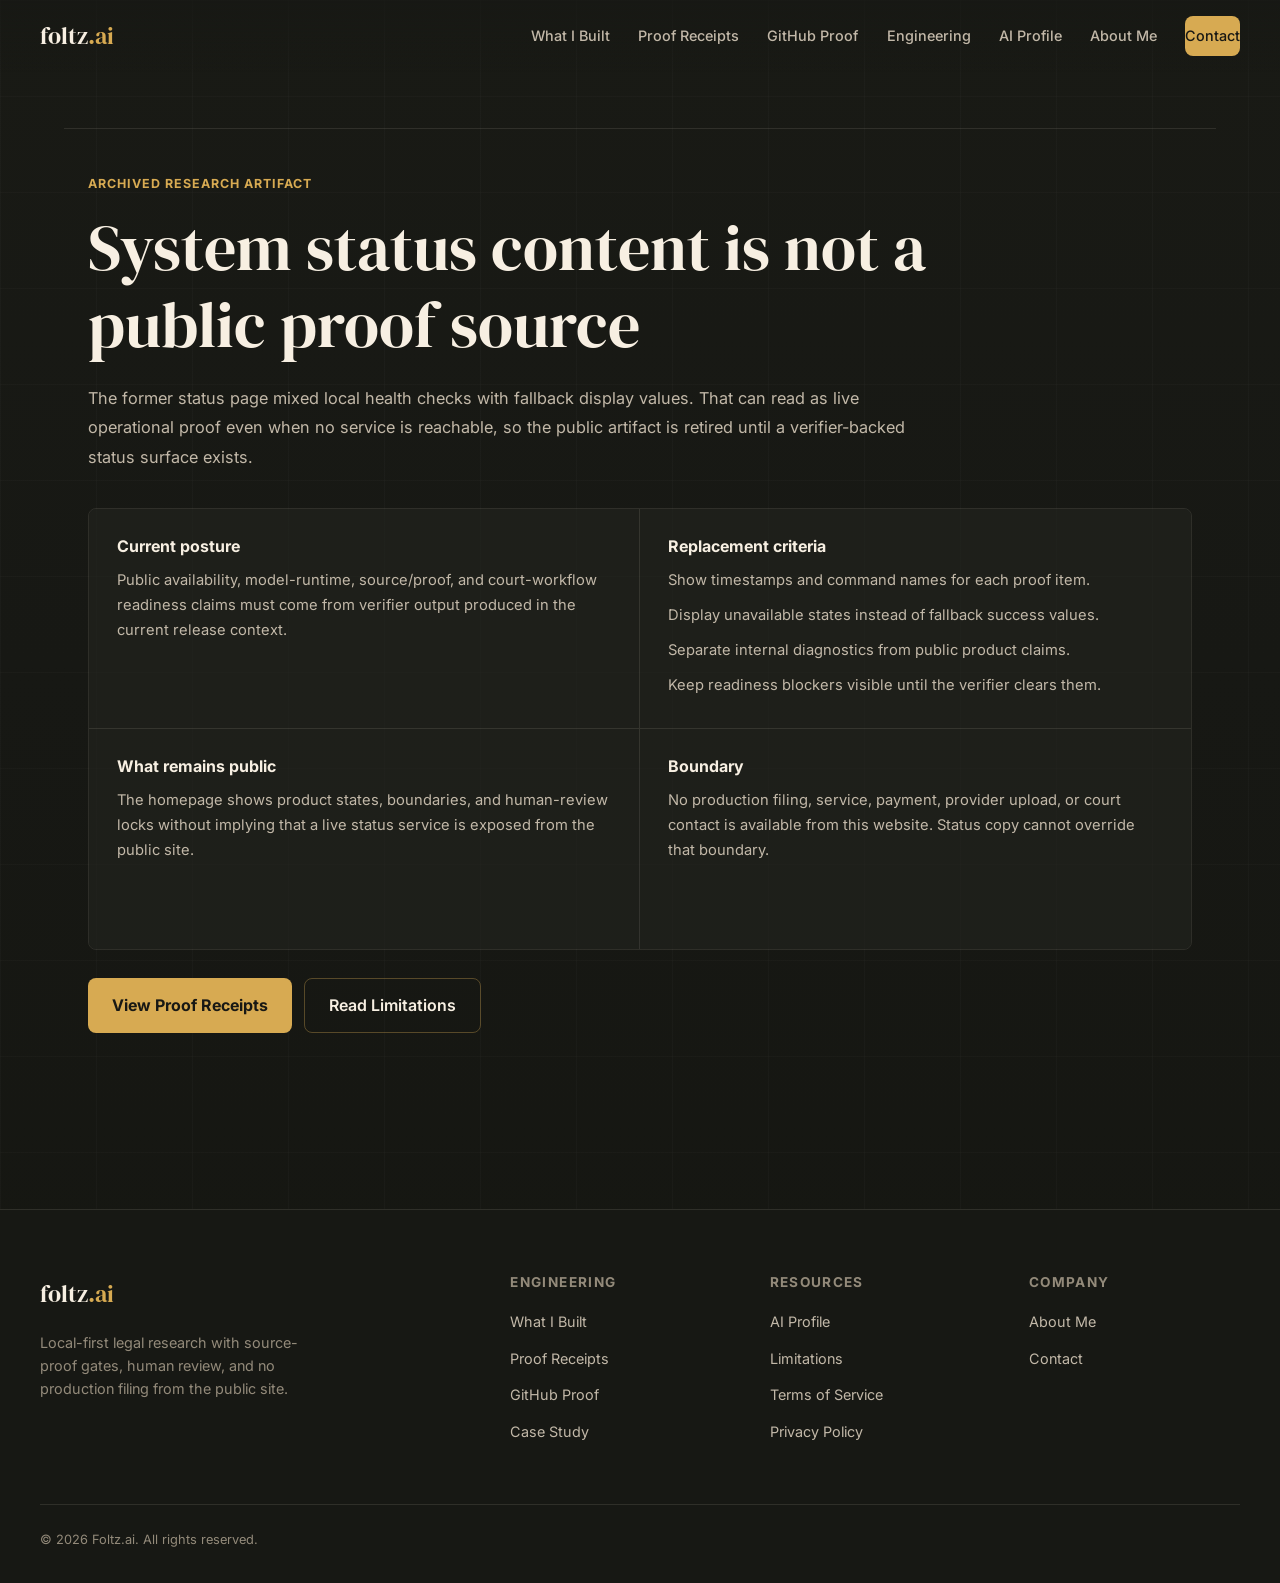
<file: dashboard.html>
<!DOCTYPE html>
<html lang="en">

<head>
    <meta charset="UTF-8">
    <meta name="viewport" content="width=device-width, initial-scale=1.0">
    <title>Archived System Status Artifact | Foltz.ai</title>
    <meta name="robots" content="noindex, nofollow">
    <meta name="description"
        content="Archived Foltz.ai system status artifact. Live status claims require current verifier output and unavailable-state handling.">
    <link rel="stylesheet" href="style.css">
    <link rel="icon"
        href="data:image/svg+xml,<svg xmlns='http://www.w3.org/2000/svg' viewBox='0 0 24 24' fill='none' stroke='%23d4a04a' stroke-width='2'><path d='M12 3 2 7l10 5 10-5-10-5z'/><path d='M2 17l10 5 10-5'/><path d='M2 12l10 5 10-5'/></svg>">
</head>

<body>
    <nav class="nav" id="nav">
        <div class="nav-inner">
            <a href="index.html" class="nav-logo">foltz<span>.ai</span></a>
            <ul class="nav-links" id="nav-links">
                <li><a href="index.html#built">What I Built</a></li>
                <li><a href="index.html#proof-receipts">Proof Receipts</a></li>
                <li><a href="index.html#github-proof">GitHub Proof</a></li>
                <li><a href="engineering.html">Engineering</a></li>
                <li><a href="ai-profile.html">AI Profile</a></li>
                <li><a href="about-me.html">About Me</a></li>
                <li><a href="mailto:hello@foltz.ai" class="nav-cta">Contact</a></li>
            </ul>
            <button class="nav-hamburger" id="nav-hamburger" aria-label="Menu">
                <span></span><span></span><span></span>
            </button>
        </div>
    </nav>

    <main class="artifact-page">
        <section class="artifact-shell">
            <p class="artifact-kicker">Archived research artifact</p>
            <h1>System status content is not a public proof source</h1>
            <p class="artifact-lede">
                The former status page mixed local health checks with fallback display values. That can read as live
                operational proof even when no service is reachable, so the public artifact is retired until a
                verifier-backed status surface exists.
            </p>

            <div class="artifact-grid">
                <section class="artifact-panel">
                    <h2>Current posture</h2>
                    <p>
                        Public availability, model-runtime, source/proof, and court-workflow readiness claims must come
                        from verifier output produced in the current release context.
                    </p>
                </section>

                <section class="artifact-panel">
                    <h2>Replacement criteria</h2>
                    <ul class="artifact-list">
                        <li>Show timestamps and command names for each proof item.</li>
                        <li>Display unavailable states instead of fallback success values.</li>
                        <li>Separate internal diagnostics from public product claims.</li>
                        <li>Keep readiness blockers visible until the verifier clears them.</li>
                    </ul>
                </section>

                <section class="artifact-panel">
                    <h2>What remains public</h2>
                    <p>
                        The homepage shows product states, boundaries, and human-review locks without
                        implying that a live status service is exposed from the public site.
                    </p>
                </section>

                <section class="artifact-panel">
                    <h2>Boundary</h2>
                    <p>
                        No production filing, service, payment, provider upload, or court contact is available from
                        this website. Status copy cannot override that boundary.
                    </p>
                </section>
            </div>

            <div class="artifact-actions">
                <a href="index.html#proof-receipts" class="btn-primary">View Proof Receipts</a>
                <a href="index.html#limitations" class="btn-secondary">Read Limitations</a>
            </div>
        </section>
    </main>

    <footer class="footer">
        <div class="footer-grid">
            <div class="footer-brand">
                <a href="index.html" class="nav-logo">foltz<span>.ai</span></a>
                <p>Local-first legal research with source-proof gates, human review, and no production filing from the
                    public site.</p>
            </div>
            <div class="footer-col">
                <h4>Engineering</h4>
                <a href="index.html#built">What I Built</a>
                <a href="index.html#proof-receipts">Proof Receipts</a>
                <a href="index.html#github-proof">GitHub Proof</a>
                <a href="engineering.html">Case Study</a>
            </div>
            <div class="footer-col">
                <h4>Resources</h4>
                <a href="ai-profile.html">AI Profile</a>
                <a href="index.html#limitations">Limitations</a>
                <a href="terms.html">Terms of Service</a>
                <a href="privacy.html">Privacy Policy</a>
            </div>
            <div class="footer-col">
                <h4>Company</h4>
                <a href="about-me.html">About Me</a>
                <a href="mailto:hello@foltz.ai">Contact</a>
            </div>
        </div>
        <div class="footer-bottom">
            <p>&copy; 2026 Foltz.ai. All rights reserved.</p>
        </div>
    </footer>

    <script src="script.js"></script>
</body>

</html>
</file>
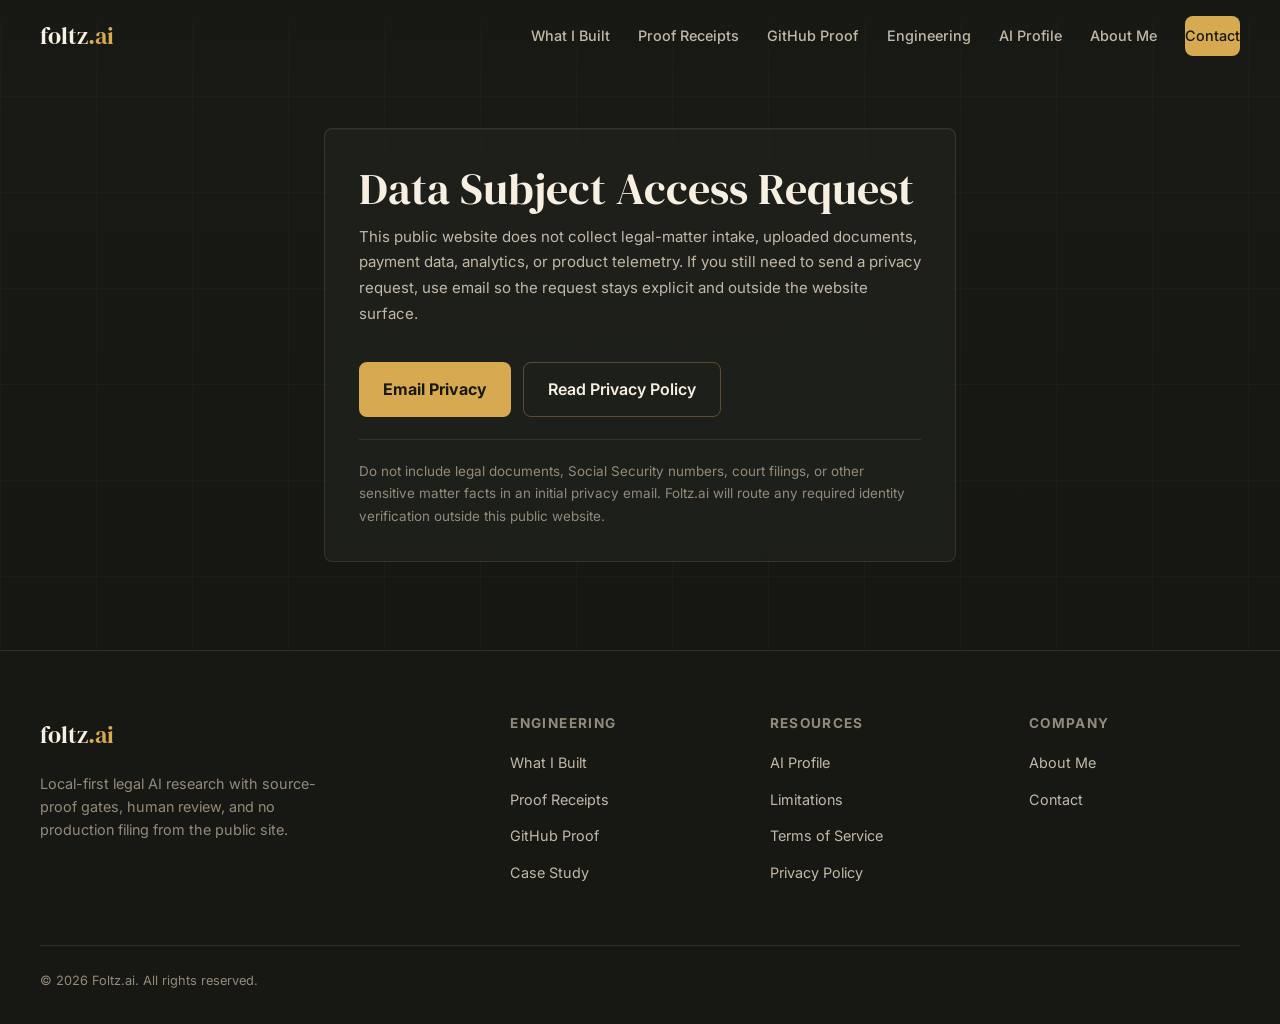
<file: dsar.html>
<!DOCTYPE html>
<html lang="en">

<head>
    <meta charset="UTF-8">
    <meta name="viewport" content="width=device-width, initial-scale=1.0">
    <title>Data Subject Access Request (DSAR) | Foltz.ai</title>
    <meta name="description" content="Submit a Data Subject Access Request (DSAR) for Foltz.ai under CPRA/CCPA.">
    <link rel="stylesheet" href="style.css">
    <link rel="icon"
        href="data:image/svg+xml,<svg xmlns='http://www.w3.org/2000/svg' viewBox='0 0 24 24' fill='none' stroke='%23d4a04a' stroke-width='2'><path d='M12 3 2 7l10 5 10-5-10-5z'/><path d='M2 17l10 5 10-5'/><path d='M2 12l10 5 10-5'/></svg>">
</head>

<body>
    <!-- Navigation -->
    <nav class="nav" id="nav">
        <div class="nav-inner">
            <a href="index.html" class="nav-logo">foltz<span>.ai</span></a>
            <ul class="nav-links" id="nav-links">
                <li><a href="index.html#built">What I Built</a></li>
                <li><a href="index.html#proof-receipts">Proof Receipts</a></li>
                <li><a href="index.html#github-proof">GitHub Proof</a></li>
                <li><a href="engineering.html">Engineering</a></li>
                <li><a href="ai-profile.html">AI Profile</a></li>
                <li><a href="about-me.html">About Me</a></li>
                <li><a href="mailto:hello@foltz.ai" class="nav-cta">Contact</a></li>
            </ul>
            <button class="nav-hamburger" id="nav-hamburger" aria-label="Menu">
                <span></span><span></span><span></span>
            </button>
        </div>
    </nav>

    <main class="dsar-page">
        <div class="dsar-panel">
            <h1>Data Subject Access Request</h1>
            <p class="dsar-info">
                This public website does not collect legal-matter intake, uploaded documents, payment data, analytics,
                or product telemetry. If you still need to send a privacy request, use email so the request stays
                explicit and outside the website surface.
            </p>

            <div class="dsar-actions">
                <a href="mailto:privacy@foltz.ai?subject=Privacy%20Request" class="btn-primary">Email Privacy</a>
                <a href="privacy.html" class="btn-secondary">Read Privacy Policy</a>
            </div>

            <p class="dsar-note">
                Do not include legal documents, Social Security numbers, court filings, or other sensitive matter facts
                in an initial privacy email. Foltz.ai will route any required identity verification outside this public
                website.
            </p>
        </div>
    </main>

    <!-- Footer -->
    <footer class="footer">
        <div class="footer-grid">
            <div class="footer-brand">
                <a href="index.html" class="nav-logo">foltz<span>.ai</span></a>
                <p>Local-first legal AI research with source-proof gates, human review, and no production filing from
                    the public site.</p>
            </div>
            <div class="footer-col">
                <h4>Engineering</h4>
                <a href="index.html#built">What I Built</a>
                <a href="index.html#proof-receipts">Proof Receipts</a>
                <a href="index.html#github-proof">GitHub Proof</a>
                <a href="engineering.html">Case Study</a>
            </div>
            <div class="footer-col">
                <h4>Resources</h4>
                <a href="ai-profile.html">AI Profile</a>
                <a href="index.html#limitations">Limitations</a>
                <a href="terms.html">Terms of Service</a>
                <a href="privacy.html">Privacy Policy</a>
            </div>
            <div class="footer-col">
                <h4>Company</h4>
                <a href="about-me.html">About Me</a>
                <a href="mailto:hello@foltz.ai">Contact</a>
            </div>
        </div>
        <div class="footer-bottom">
            <p>&copy; 2026 Foltz.ai. All rights reserved.</p>
        </div>
    </footer>

    <script src="script.js"></script>
</body>

</html>
</file>
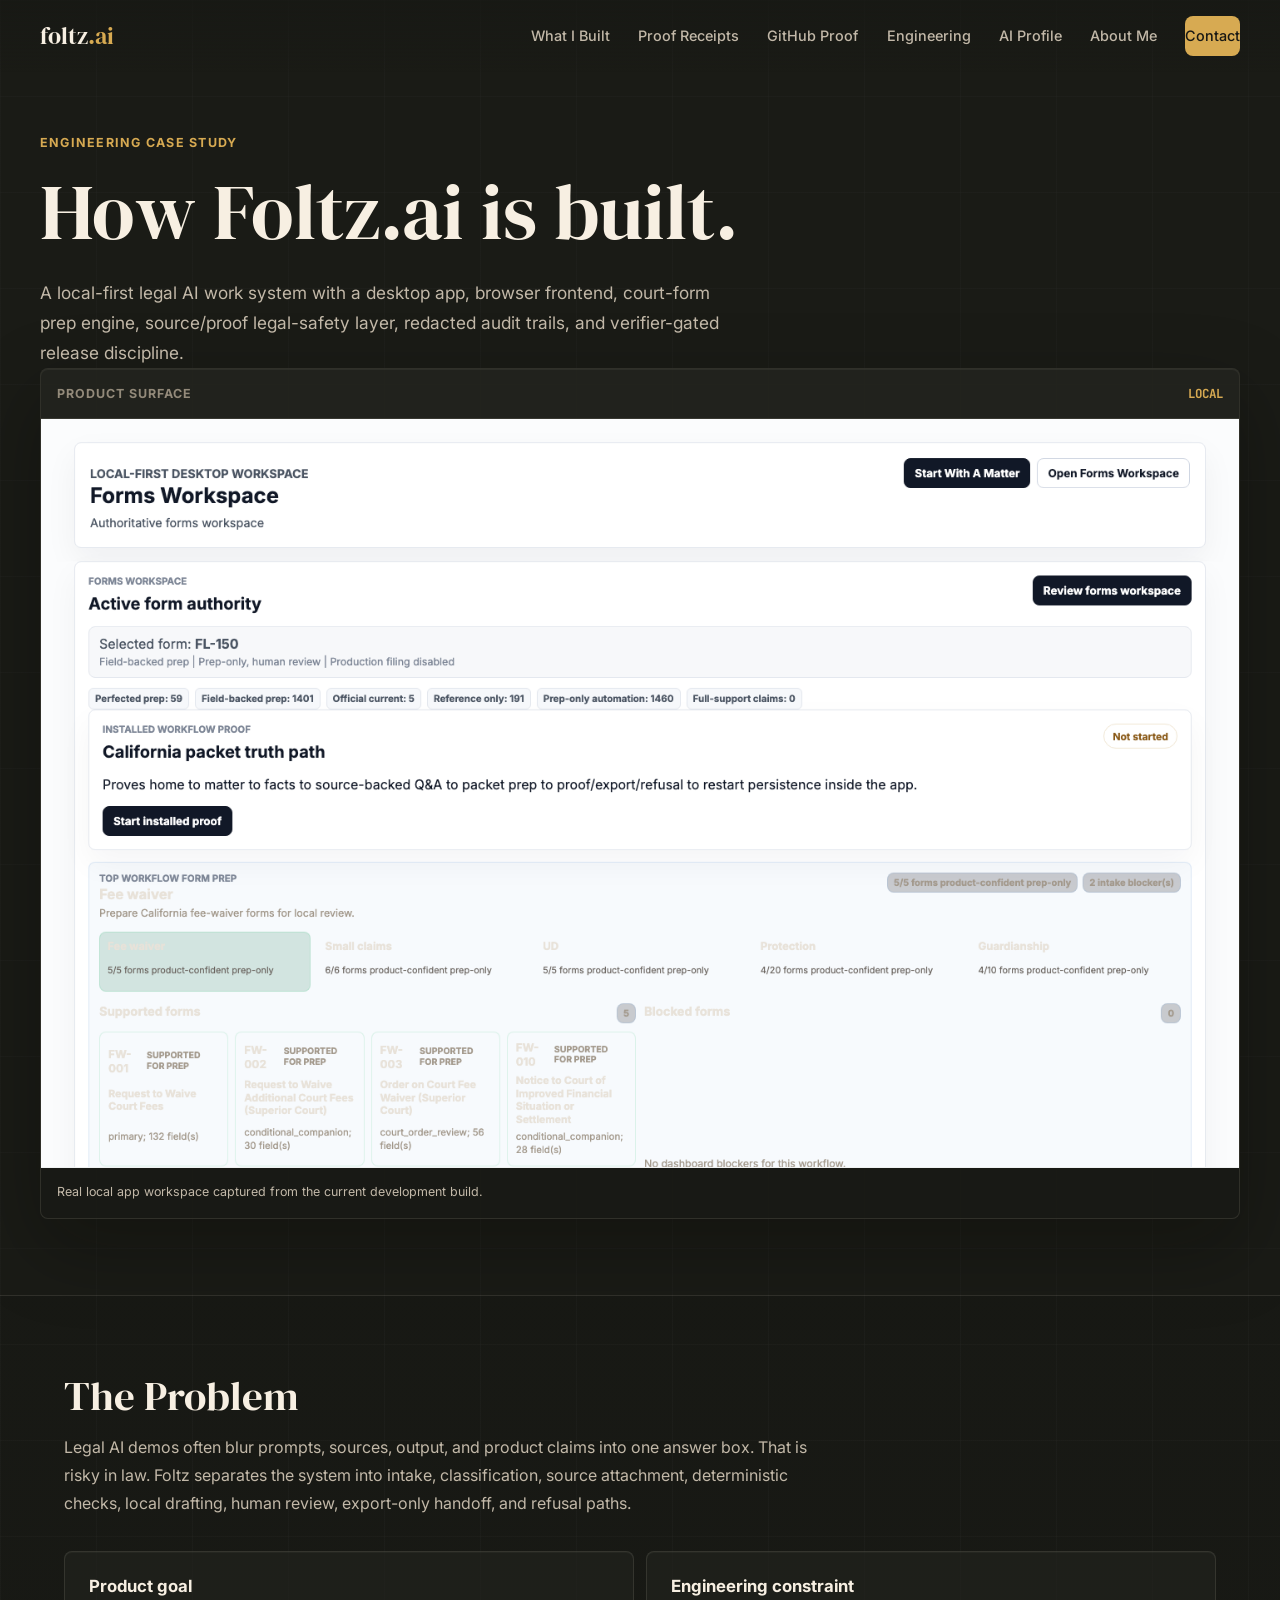
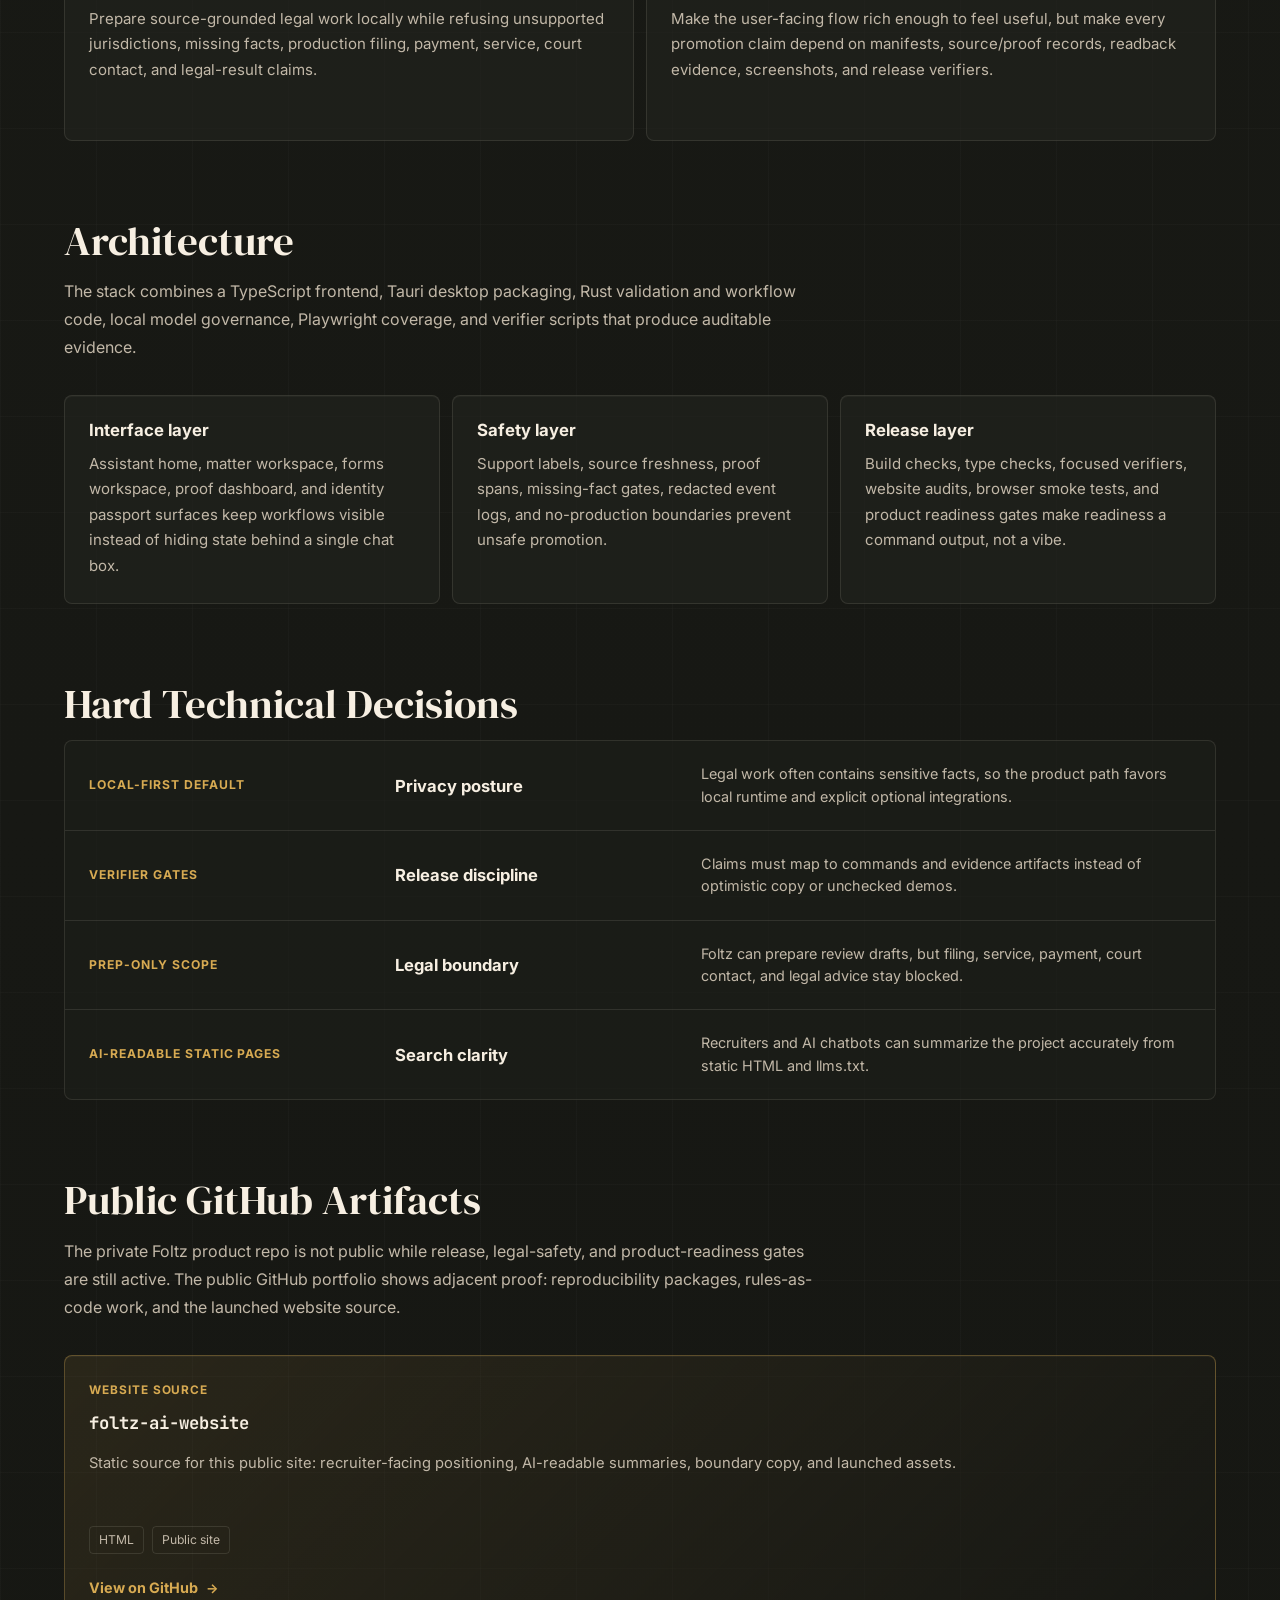
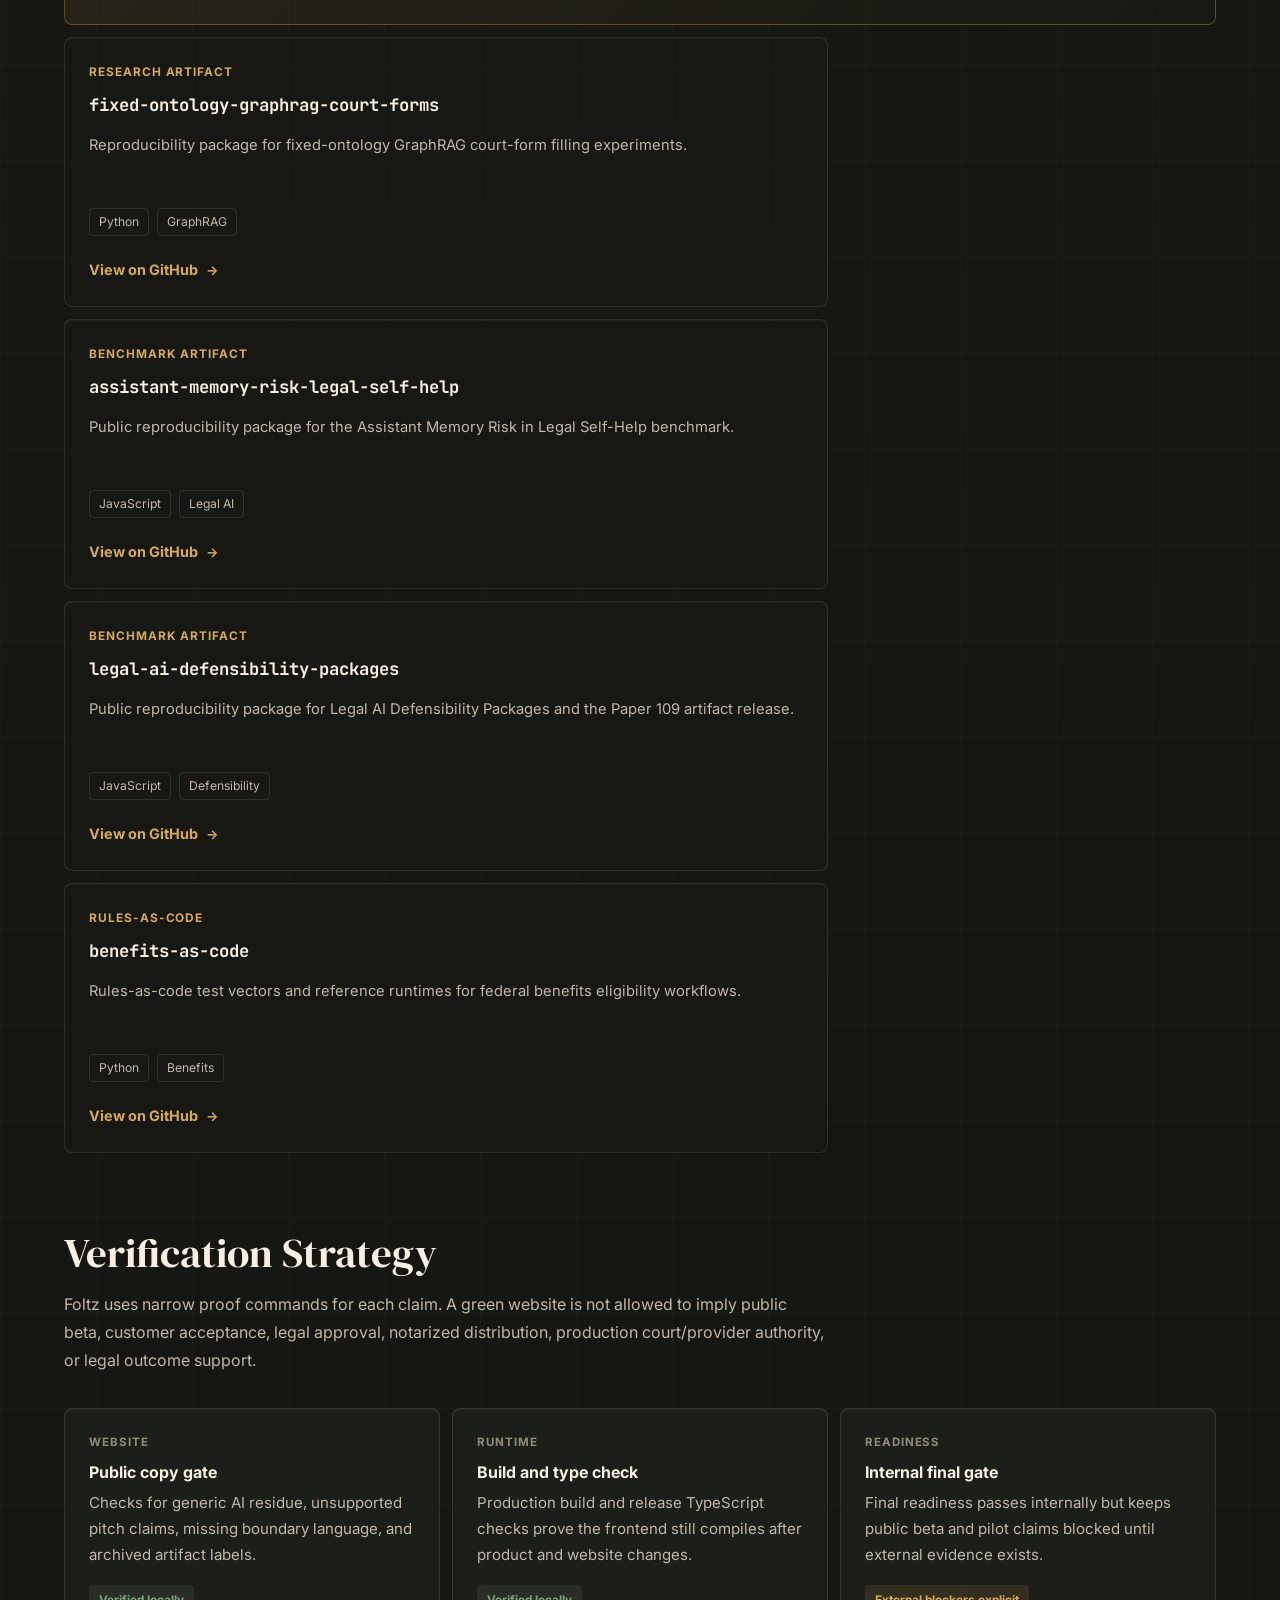
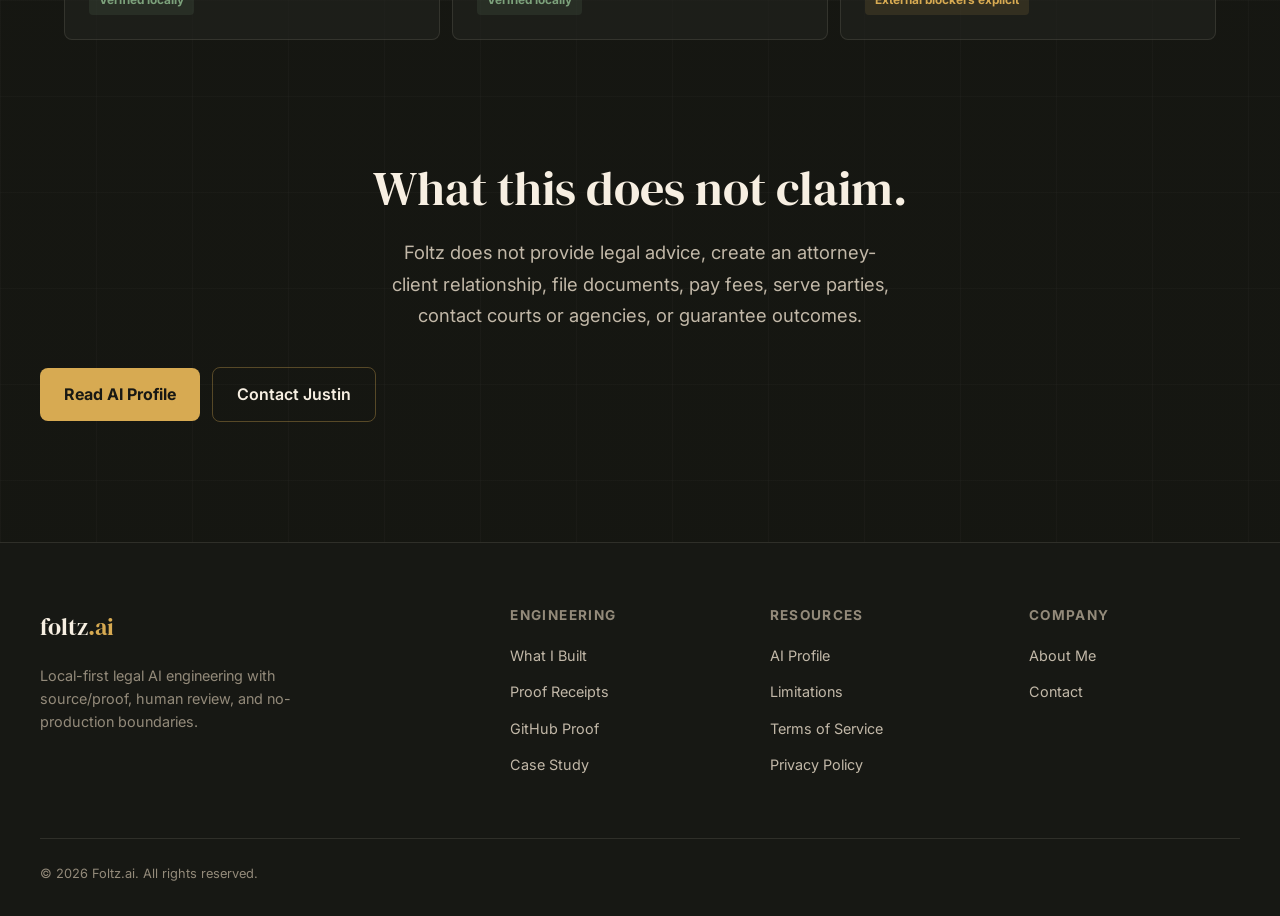
<file: engineering.html>
<!DOCTYPE html>
<html lang="en">

<head>
    <meta charset="UTF-8">
    <meta name="viewport" content="width=device-width, initial-scale=1.0">
    <title>Engineering Case Study - Foltz.ai</title>
    <meta name="description"
        content="Engineering case study for Foltz.ai: a local-first legal AI desktop and web system built by Justin Monk with Tauri, TypeScript, Rust, Playwright, source/proof gates, and verifier-driven release checks.">
    <meta name="robots" content="index, follow">
    <link rel="canonical" href="https://foltz.ai/engineering.html">
    <link rel="stylesheet" href="style.css">
    <link rel="icon"
        href="data:image/svg+xml,<svg xmlns='http://www.w3.org/2000/svg' viewBox='0 0 24 24' fill='none' stroke='%23d4a04a' stroke-width='2'><path d='M12 3 2 7l10 5 10-5-10-5z'/><path d='M2 17l10 5 10-5'/><path d='M2 12l10 5 10-5'/></svg>">
</head>

<body>
    <nav class="nav" id="nav">
        <div class="nav-inner">
            <a href="index.html" class="nav-logo">foltz<span>.ai</span></a>
            <ul class="nav-links" id="nav-links">
                <li><a href="index.html#built">What I Built</a></li>
                <li><a href="index.html#proof-receipts">Proof Receipts</a></li>
                <li><a href="index.html#github-proof">GitHub Proof</a></li>
                <li><a href="engineering.html">Engineering</a></li>
                <li><a href="ai-profile.html">AI Profile</a></li>
                <li><a href="about-me.html">About Me</a></li>
                <li><a href="mailto:hello@foltz.ai" class="nav-cta">Contact</a></li>
            </ul>
            <button class="nav-hamburger" id="nav-hamburger" aria-label="Menu">
                <span></span><span></span><span></span>
            </button>
        </div>
    </nav>

    <main>
        <section class="page-hero engineering-hero">
            <div class="page-hero-inner">
                <div>
                    <p class="page-hero-kicker">Engineering case study</p>
                    <h1>How Foltz.ai is built.</h1>
                    <p class="page-hero-subtitle">
                        A local-first legal AI work system with a desktop app, browser frontend, court-form prep engine,
                        source/proof legal-safety layer, redacted audit trails, and verifier-gated release discipline.
                    </p>
                </div>
                <figure class="product-shot">
                    <div class="product-shot-top">
                        <span>Product surface</span>
                        <strong>LOCAL</strong>
                    </div>
                    <img src="product-system-preview.png" alt="Foltz.ai Forms Workspace product screenshot">
                    <figcaption>Real local app workspace captured from the current development build.</figcaption>
                </figure>
            </div>
        </section>

        <section class="hiw-section case-study-section">
            <h2>The Problem</h2>
            <p>
                Legal AI demos often blur prompts, sources, output, and product claims into one answer box. That is
                risky in law. Foltz separates the system into intake, classification, source attachment, deterministic
                checks, local drafting, human review, export-only handoff, and refusal paths.
            </p>

            <div class="case-grid">
                <article class="case-panel">
                    <h3>Product goal</h3>
                    <p>Prepare source-grounded legal work locally while refusing unsupported jurisdictions, missing
                        facts, production filing, payment, service, court contact, and legal-result claims.</p>
                </article>
                <article class="case-panel">
                    <h3>Engineering constraint</h3>
                    <p>Make the user-facing flow rich enough to feel useful, but make every promotion claim depend on
                        manifests, source/proof records, readback evidence, screenshots, and release verifiers.</p>
                </article>
            </div>
        </section>

        <section class="hiw-section case-study-section">
            <h2>Architecture</h2>
            <p>
                The stack combines a TypeScript frontend, Tauri desktop packaging, Rust validation and workflow code,
                local model governance, Playwright coverage, and verifier scripts that produce auditable evidence.
            </p>

            <div class="case-grid three">
                <article class="case-panel">
                    <h3>Interface layer</h3>
                    <p>Assistant home, matter workspace, forms workspace, proof dashboard, and identity passport surfaces
                        keep workflows visible instead of hiding state behind a single chat box.</p>
                </article>
                <article class="case-panel">
                    <h3>Safety layer</h3>
                    <p>Support labels, source freshness, proof spans, missing-fact gates, redacted event logs, and
                        no-production boundaries prevent unsafe promotion.</p>
                </article>
                <article class="case-panel">
                    <h3>Release layer</h3>
                    <p>Build checks, type checks, focused verifiers, website audits, browser smoke tests, and product
                        readiness gates make readiness a command output, not a vibe.</p>
                </article>
            </div>
        </section>

        <section class="hiw-section case-study-section">
            <h2>Hard Technical Decisions</h2>
            <div class="receipt-board">
                <div class="receipt-row">
                    <span>Local-first default</span>
                    <strong>Privacy posture</strong>
                    <em>Legal work often contains sensitive facts, so the product path favors local runtime and explicit optional integrations.</em>
                </div>
                <div class="receipt-row">
                    <span>Verifier gates</span>
                    <strong>Release discipline</strong>
                    <em>Claims must map to commands and evidence artifacts instead of optimistic copy or unchecked demos.</em>
                </div>
                <div class="receipt-row">
                    <span>Prep-only scope</span>
                    <strong>Legal boundary</strong>
                    <em>Foltz can prepare review drafts, but filing, service, payment, court contact, and legal advice stay blocked.</em>
                </div>
                <div class="receipt-row">
                    <span>AI-readable static pages</span>
                    <strong>Search clarity</strong>
                    <em>Recruiters and AI chatbots can summarize the project accurately from static HTML and llms.txt.</em>
                </div>
            </div>
        </section>

        <section class="hiw-section case-study-section" id="github-proof">
            <h2>Public GitHub Artifacts</h2>
            <p>
                The private Foltz product repo is not public while release, legal-safety, and product-readiness gates
                are still active. The public GitHub portfolio shows adjacent proof: reproducibility packages,
                rules-as-code work, and the launched website source.
            </p>

            <div class="github-grid compact">
                <article class="github-card featured">
                    <div class="repo-meta">
                        <span>Website source</span>
                        <strong>foltz-ai-website</strong>
                    </div>
                    <p>Static source for this public site: recruiter-facing positioning, AI-readable summaries,
                        boundary copy, and launched assets.</p>
                    <div class="repo-tags">
                        <span>HTML</span>
                        <span>Public site</span>
                    </div>
                    <a href="https://github.com/jcatster7/foltz-ai-website" target="_blank" rel="noopener noreferrer">View on GitHub</a>
                </article>

                <article class="github-card">
                    <div class="repo-meta">
                        <span>Research artifact</span>
                        <strong>fixed-ontology-graphrag-court-forms</strong>
                    </div>
                    <p>Reproducibility package for fixed-ontology GraphRAG court-form filling experiments.</p>
                    <div class="repo-tags">
                        <span>Python</span>
                        <span>GraphRAG</span>
                    </div>
                    <a href="https://github.com/jcatster7/fixed-ontology-graphrag-court-forms" target="_blank" rel="noopener noreferrer">View on GitHub</a>
                </article>

                <article class="github-card">
                    <div class="repo-meta">
                        <span>Benchmark artifact</span>
                        <strong>assistant-memory-risk-legal-self-help</strong>
                    </div>
                    <p>Public reproducibility package for the Assistant Memory Risk in Legal Self-Help benchmark.</p>
                    <div class="repo-tags">
                        <span>JavaScript</span>
                        <span>Legal AI</span>
                    </div>
                    <a href="https://github.com/jcatster7/assistant-memory-risk-legal-self-help" target="_blank" rel="noopener noreferrer">View on GitHub</a>
                </article>

                <article class="github-card">
                    <div class="repo-meta">
                        <span>Benchmark artifact</span>
                        <strong>legal-ai-defensibility-packages</strong>
                    </div>
                    <p>Public reproducibility package for Legal AI Defensibility Packages and the Paper 109 artifact release.</p>
                    <div class="repo-tags">
                        <span>JavaScript</span>
                        <span>Defensibility</span>
                    </div>
                    <a href="https://github.com/jcatster7/legal-ai-defensibility-packages" target="_blank" rel="noopener noreferrer">View on GitHub</a>
                </article>

                <article class="github-card">
                    <div class="repo-meta">
                        <span>Rules-as-code</span>
                        <strong>benefits-as-code</strong>
                    </div>
                    <p>Rules-as-code test vectors and reference runtimes for federal benefits eligibility workflows.</p>
                    <div class="repo-tags">
                        <span>Python</span>
                        <span>Benefits</span>
                    </div>
                    <a href="https://github.com/jcatster7/benefits-as-code" target="_blank" rel="noopener noreferrer">View on GitHub</a>
                </article>
            </div>
        </section>

        <section class="hiw-section case-study-section">
            <h2>Verification Strategy</h2>
            <p>
                Foltz uses narrow proof commands for each claim. A green website is not allowed to imply public beta,
                customer acceptance, legal approval, notarized distribution, production court/provider authority, or
                legal outcome support.
            </p>

            <div class="family-grid">
                <div class="family-panel">
                    <div class="family-domain">Website</div>
                    <h4>Public copy gate</h4>
                    <p>Checks for generic AI residue, unsupported pitch claims, missing boundary language, and archived
                        artifact labels.</p>
                    <span class="family-status status-deployed">Verified locally</span>
                </div>
                <div class="family-panel">
                    <div class="family-domain">Runtime</div>
                    <h4>Build and type check</h4>
                    <p>Production build and release TypeScript checks prove the frontend still compiles after product
                        and website changes.</p>
                    <span class="family-status status-deployed">Verified locally</span>
                </div>
                <div class="family-panel">
                    <div class="family-domain">Readiness</div>
                    <h4>Internal final gate</h4>
                    <p>Final readiness passes internally but keeps public beta and pilot claims blocked until external
                        evidence exists.</p>
                    <span class="family-status status-training">External blockers explicit</span>
                </div>
            </div>
        </section>

        <section class="cta-banner" id="limitations">
            <div class="section-inner">
                <h2>What this does not claim.</h2>
                <p>
                    Foltz does not provide legal advice, create an attorney-client relationship, file documents, pay fees,
                    serve parties, contact courts or agencies, or guarantee outcomes.
                </p>
                <div class="hero-actions">
                    <a href="ai-profile.html" class="btn-primary">Read AI Profile</a>
                    <a href="mailto:hello@foltz.ai" class="btn-secondary">Contact Justin</a>
                </div>
            </div>
        </section>
    </main>

    <footer class="footer">
        <div class="footer-grid">
            <div class="footer-brand">
                <a href="index.html" class="nav-logo">foltz<span>.ai</span></a>
                <p>Local-first legal AI engineering with source/proof, human review, and no-production boundaries.</p>
            </div>
            <div class="footer-col">
                <h4>Engineering</h4>
                <a href="index.html#built">What I Built</a>
                <a href="index.html#proof-receipts">Proof Receipts</a>
                <a href="index.html#github-proof">GitHub Proof</a>
                <a href="engineering.html">Case Study</a>
            </div>
            <div class="footer-col">
                <h4>Resources</h4>
                <a href="ai-profile.html">AI Profile</a>
                <a href="index.html#limitations">Limitations</a>
                <a href="terms.html">Terms of Service</a>
                <a href="privacy.html">Privacy Policy</a>
            </div>
            <div class="footer-col">
                <h4>Company</h4>
                <a href="about-me.html">About Me</a>
                <a href="mailto:hello@foltz.ai">Contact</a>
            </div>
        </div>
        <div class="footer-bottom">
            <p>&copy; 2026 Foltz.ai. All rights reserved.</p>
        </div>
    </footer>

    <script src="script.js"></script>
</body>

</html>
</file>
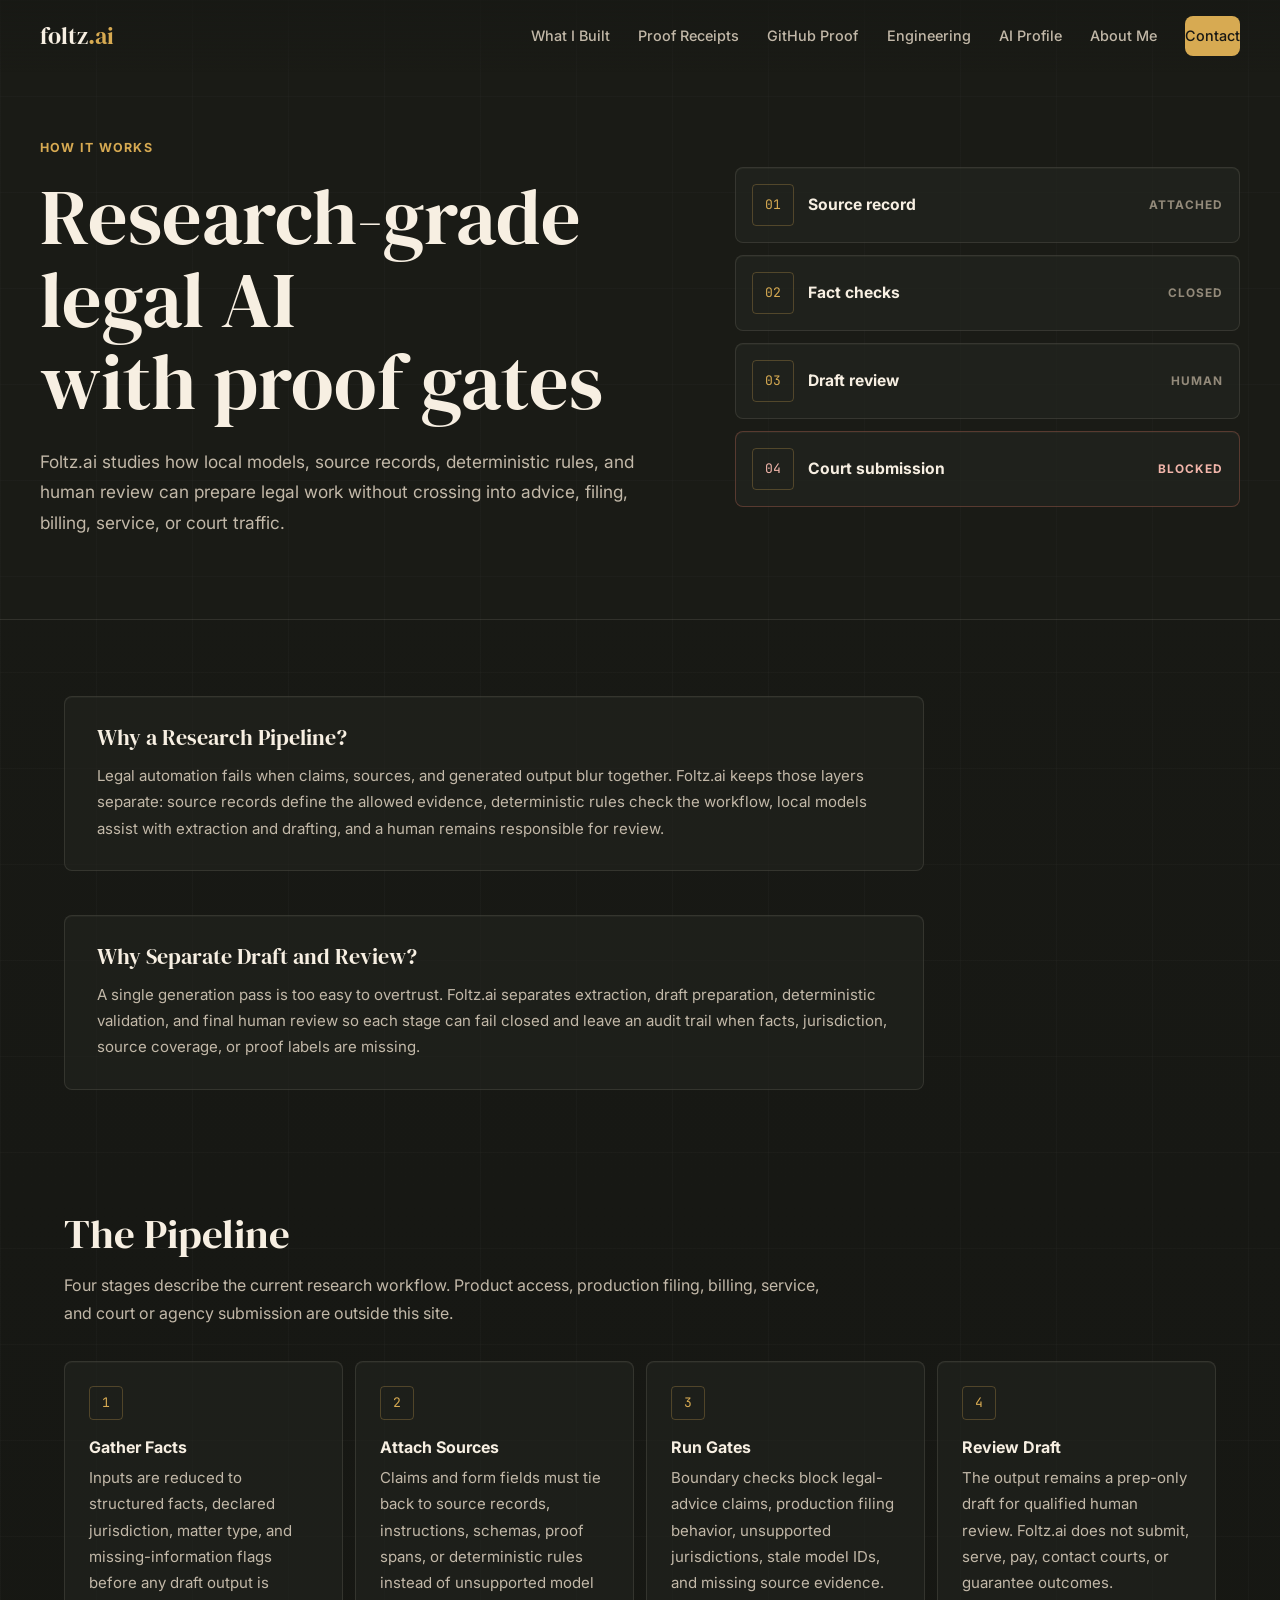
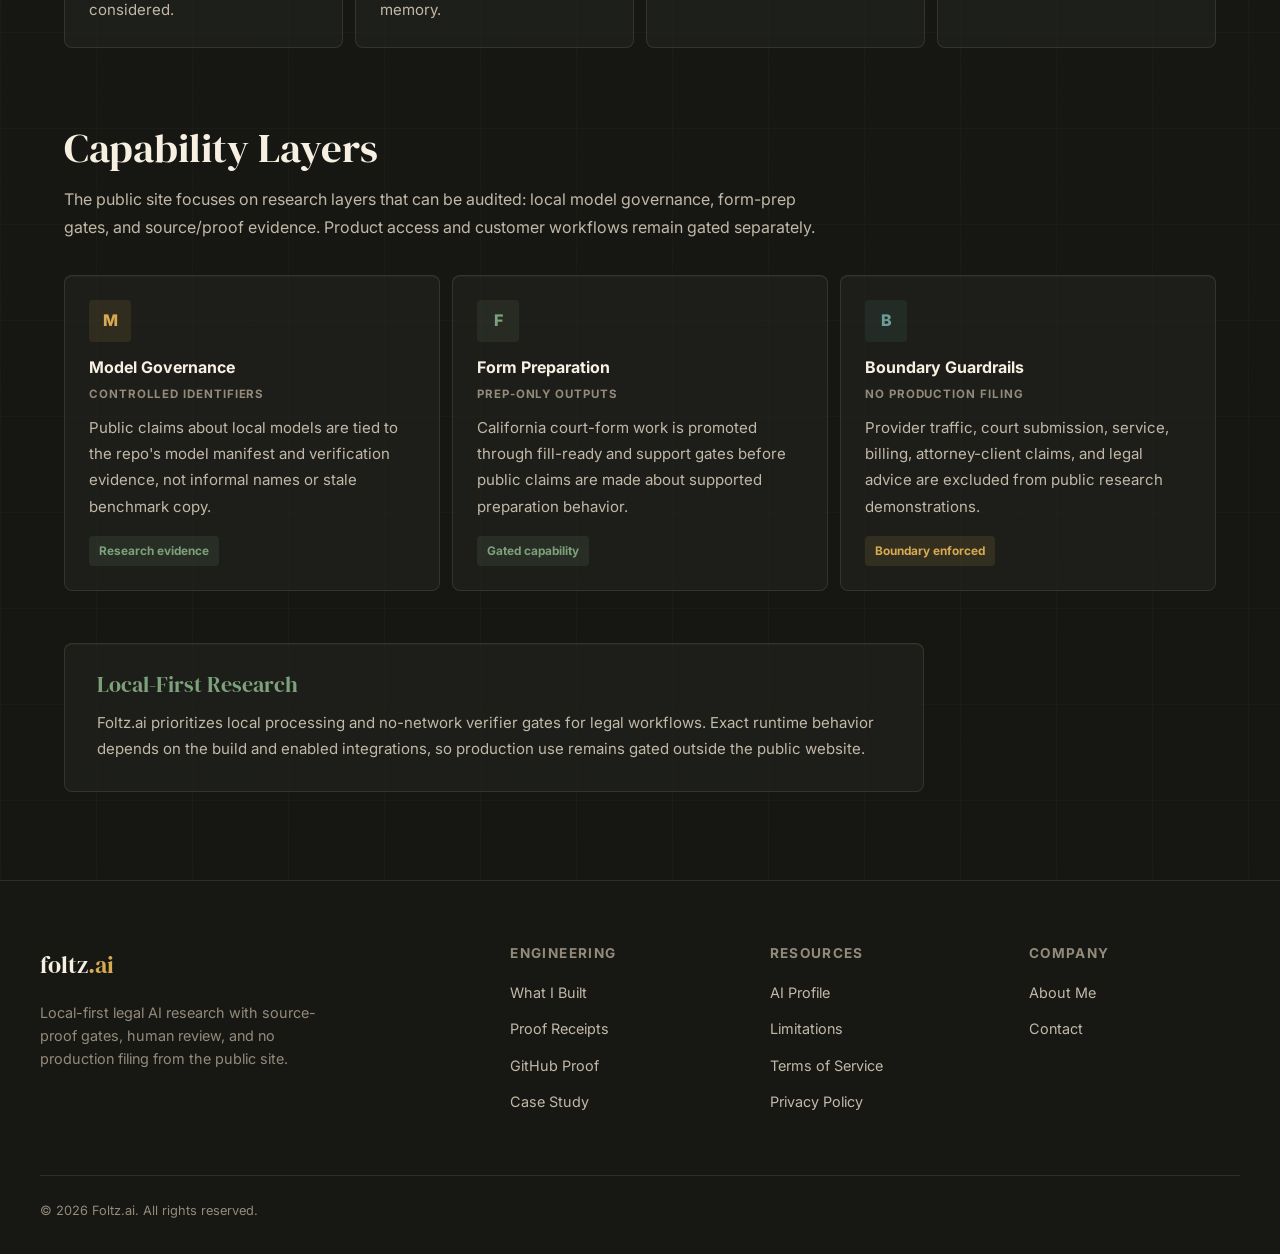
<file: how-it-works.html>
<!DOCTYPE html>
<html lang="en">

<head>
    <meta charset="UTF-8">
    <meta name="viewport" content="width=device-width, initial-scale=1.0">
    <title>How It Works — Foltz.ai</title>
    <meta name="description"
        content="How Foltz.ai's local-first legal AI research pipeline uses source records, deterministic checks, and human review boundaries.">
    <meta name="robots" content="index, follow">
    <link rel="canonical" href="https://foltz.ai/how-it-works.html">
    <link rel="stylesheet" href="style.css">
    <link rel="icon"
        href="data:image/svg+xml,<svg xmlns='http://www.w3.org/2000/svg' viewBox='0 0 24 24' fill='none' stroke='%23d4a04a' stroke-width='2'><path d='M12 3 2 7l10 5 10-5-10-5z'/><path d='M2 17l10 5 10-5'/><path d='M2 12l10 5 10-5'/></svg>">
</head>

<body>

    <!-- Navigation -->
    <nav class="nav" id="nav">
        <div class="nav-inner">
            <a href="index.html" class="nav-logo">foltz<span>.ai</span></a>
            <ul class="nav-links" id="nav-links">
                <li><a href="index.html#built">What I Built</a></li>
                <li><a href="index.html#proof-receipts">Proof Receipts</a></li>
                <li><a href="index.html#github-proof">GitHub Proof</a></li>
                <li><a href="engineering.html">Engineering</a></li>
                <li><a href="ai-profile.html">AI Profile</a></li>
                <li><a href="about-me.html">About Me</a></li>
                <li><a href="mailto:hello@foltz.ai" class="nav-cta">Contact</a></li>
            </ul>
            <button class="nav-hamburger" id="nav-hamburger" aria-label="Menu">
                <span></span><span></span><span></span>
            </button>
        </div>
    </nav>

    <div class="page-hero process-hero">
        <div class="page-hero-inner">
            <div>
                <p class="page-hero-kicker">How it works</p>
            <h1>Research-grade <br>legal AI <br>with proof gates</h1>
                <p class="page-hero-subtitle">Foltz.ai studies how local models, source records, deterministic rules, and
                human review can prepare legal work without crossing into advice, filing, billing, service, or court
                traffic.</p>
            </div>
            <div class="process-rail" aria-label="Research pipeline preview">
                <div class="process-node">
                    <span>01</span>
                    <strong>Source record</strong>
                    <em>attached</em>
                </div>
                <div class="process-node">
                    <span>02</span>
                    <strong>Fact checks</strong>
                    <em>closed</em>
                </div>
                <div class="process-node">
                    <span>03</span>
                    <strong>Draft review</strong>
                    <em>human</em>
                </div>
                <div class="process-node blocked">
                    <span>04</span>
                    <strong>Court submission</strong>
                    <em>blocked</em>
                </div>
            </div>
        </div>
    </div>

    <div class="hiw-section">

        <div class="origin-callout">
            <h3>Why a Research Pipeline?</h3>
            <p>
                Legal automation fails when claims, sources, and generated output blur together. Foltz.ai keeps those
                layers separate: source records define the allowed evidence, deterministic rules check the workflow,
                local models assist with extraction and drafting, and a human remains responsible for review.
            </p>
        </div>

        <div class="origin-callout">
            <h3>Why Separate Draft and Review?</h3>
            <p>
                A single generation pass is too easy to overtrust. Foltz.ai separates extraction, draft preparation,
                deterministic validation, and final human review so each stage can fail closed and leave an audit trail
                when facts, jurisdiction, source coverage, or proof labels are missing.
            </p>
        </div>
    </div>

    <!-- ═══════════════════════════════════════════════════════════════
         4-STEP PIPELINE
         ═══════════════════════════════════════════════════════════════ -->
    <div class="hiw-section">
        <h2>The Pipeline</h2>
        <p>Four stages describe the current research workflow. Product access, production filing, billing, service, and
            court or agency submission are outside this site.</p>

        <div class="pipeline-steps">
            <div class="pipeline-step">
                <div class="step-num">1</div>
                <h4>Gather Facts</h4>
                <p>Inputs are reduced to structured facts, declared jurisdiction, matter type, and missing-information
                    flags before any draft output is considered.</p>
            </div>

            <div class="pipeline-step">
                <div class="step-num">2</div>
                <h4>Attach Sources</h4>
                <p>Claims and form fields must tie back to source records, instructions, schemas, proof spans, or
                    deterministic rules instead of unsupported model memory.</p>
            </div>

            <div class="pipeline-step">
                <div class="step-num">3</div>
                <h4>Run Gates</h4>
                <p>Boundary checks block legal-advice claims, production filing behavior, unsupported jurisdictions,
                    stale model IDs, and missing source evidence.</p>
            </div>

            <div class="pipeline-step">
                <div class="step-num">4</div>
                <h4>Review Draft</h4>
                <p>The output remains a prep-only draft for qualified human review. Foltz.ai does not submit,
                    serve, pay, contact courts, or guarantee outcomes.</p>
            </div>
        </div>
    </div>

    <!-- ═══════════════════════════════════════════════════════════════
         CAPABILITY LAYERS
         ═══════════════════════════════════════════════════════════════ -->
    <div class="hiw-section">
        <h2>Capability Layers</h2>
        <p>The public site focuses on research layers that can be audited: local model governance, form-prep gates,
            and source/proof evidence. Product access and customer workflows remain gated separately.</p>

        <div class="family-grid">
            <div class="family-panel">
                <div class="family-icon tone-accent">M</div>
                <h4>Model Governance</h4>
                <div class="family-domain">Controlled Identifiers</div>
                <p>Public claims about local models are tied to the repo's model manifest and verification evidence,
                    not informal names or stale benchmark copy.</p>
                <span class="family-status status-deployed">Research evidence</span>
            </div>

            <div class="family-panel">
                <div class="family-icon tone-success">F</div>
                <h4>Form Preparation</h4>
                <div class="family-domain">Prep-Only Outputs</div>
                <p>California court-form work is promoted through fill-ready and support gates before public claims
                    are made about supported preparation behavior.</p>
                <span class="family-status status-deployed">Gated capability</span>
            </div>

            <div class="family-panel">
                <div class="family-icon tone-info">B</div>
                <h4>Boundary Guardrails</h4>
                <div class="family-domain">No Production Filing</div>
                <p>Provider traffic, court submission, service, billing, attorney-client claims, and legal advice are
                    excluded from public research demonstrations.</p>
                <span class="family-status status-training">Boundary enforced</span>
            </div>


        </div>

        <!-- Privacy Callout -->
        <div class="privacy-callout">
            <h3>Local-First Research</h3>
            <p>Foltz.ai prioritizes local processing and no-network verifier gates for legal workflows. Exact runtime
                behavior depends on the build and enabled integrations, so production use remains gated outside the
                public website.</p>
        </div>
    </div>

    <!-- Footer -->
    <footer class="footer">
        <div class="footer-grid">
            <div class="footer-brand">
                <a href="index.html" class="nav-logo">foltz<span>.ai</span></a>
                <p>Local-first legal AI research with source-proof gates, human review, and no production filing from
                    the public site.</p>
            </div>
            <div class="footer-col">
                <h4>Engineering</h4>
                <a href="index.html#built">What I Built</a>
                <a href="index.html#proof-receipts">Proof Receipts</a>
                <a href="index.html#github-proof">GitHub Proof</a>
                <a href="engineering.html">Case Study</a>
            </div>
            <div class="footer-col">
                <h4>Resources</h4>
                <a href="ai-profile.html">AI Profile</a>
                <a href="index.html#limitations">Limitations</a>
                <a href="terms.html">Terms of Service</a>
                <a href="privacy.html">Privacy Policy</a>
            </div>
            <div class="footer-col">
                <h4>Company</h4>
                <a href="about-me.html">About Me</a>
                <a href="mailto:hello@foltz.ai">Contact</a>
            </div>
        </div>
        <div class="footer-bottom">
            <p>&copy; 2026 Foltz.ai. All rights reserved.</p>
        </div>
    </footer>

    <script src="script.js"></script>
</body>

</html>
</file>
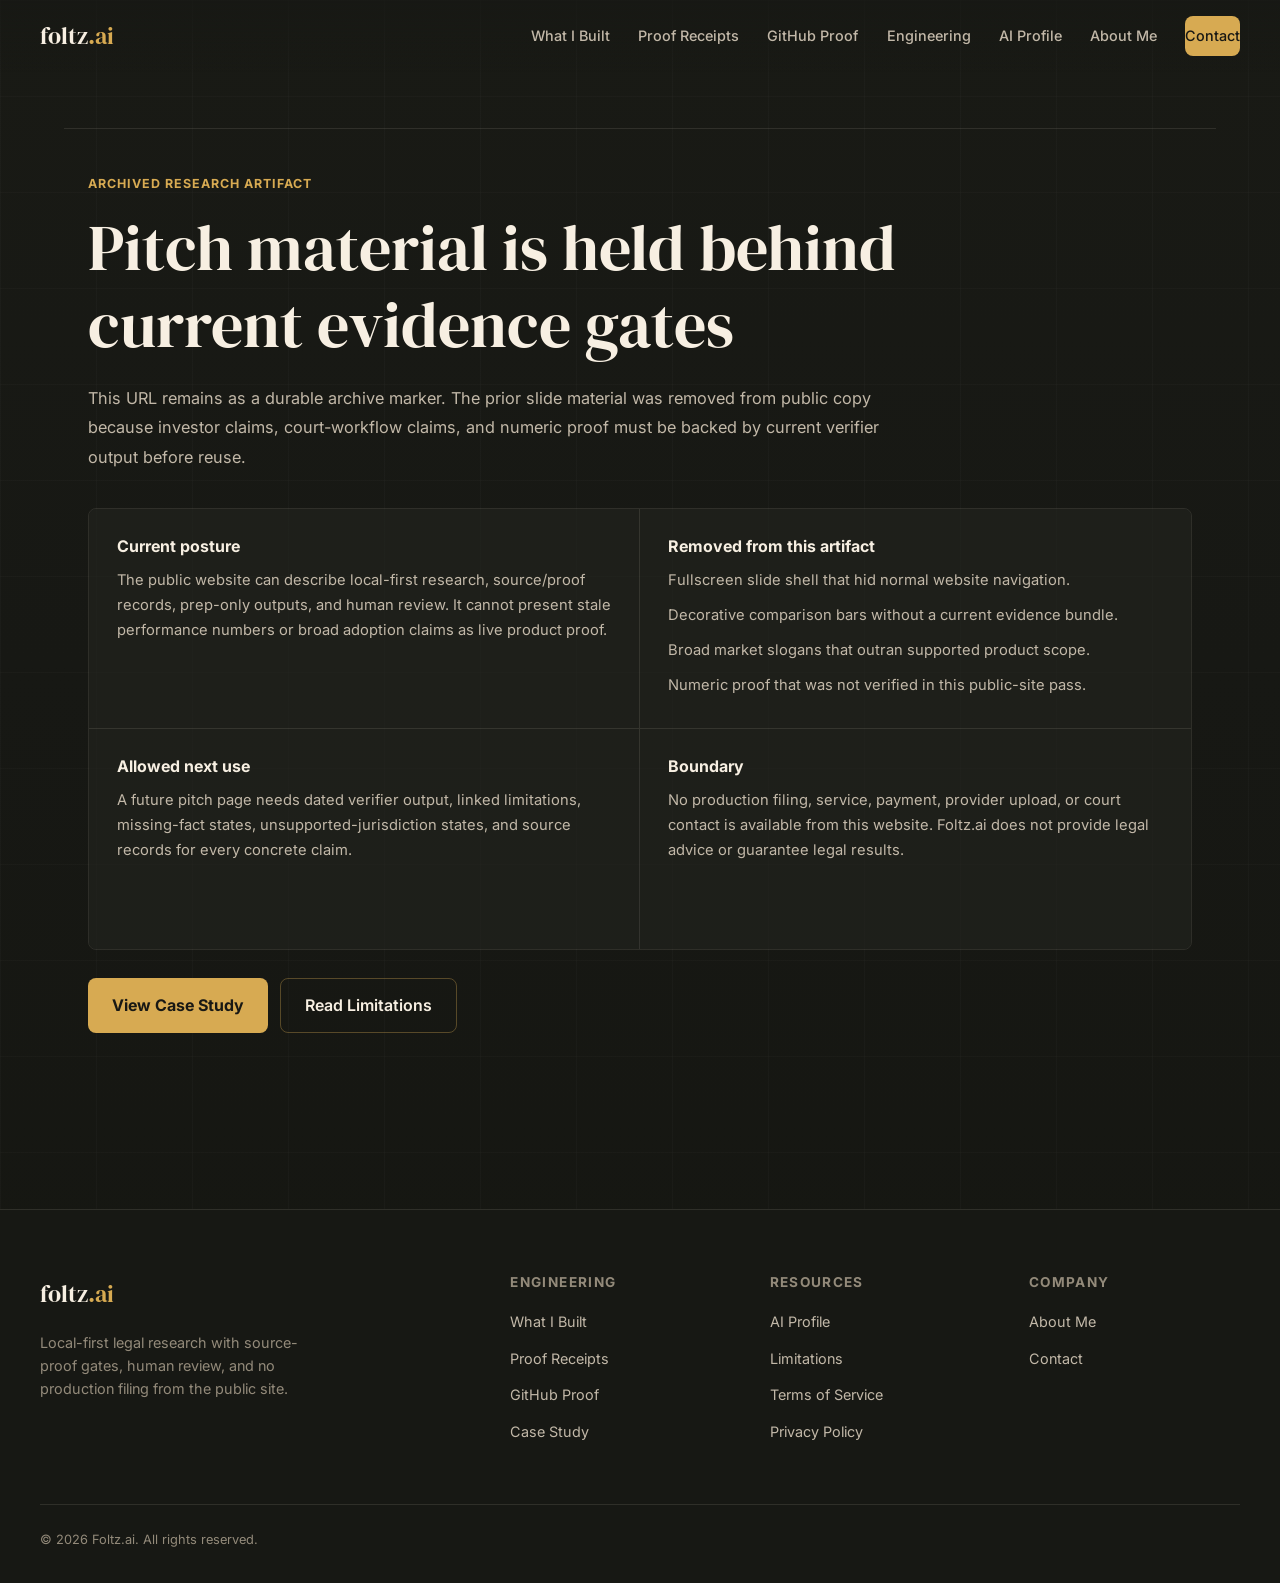
<file: pitch-deck.html>
<!DOCTYPE html>
<html lang="en">

<head>
    <meta charset="UTF-8">
    <meta name="viewport" content="width=device-width, initial-scale=1.0">
    <title>Archived Pitch Artifact | Foltz.ai</title>
    <meta name="robots" content="noindex, nofollow">
    <meta name="description"
        content="Archived Foltz.ai pitch artifact. Public claims are held behind source-proof, verifier, and no-production court-workflow gates.">
    <link rel="stylesheet" href="style.css">
    <link rel="icon"
        href="data:image/svg+xml,<svg xmlns='http://www.w3.org/2000/svg' viewBox='0 0 24 24' fill='none' stroke='%23d4a04a' stroke-width='2'><path d='M12 3 2 7l10 5 10-5-10-5z'/><path d='M2 17l10 5 10-5'/><path d='M2 12l10 5 10-5'/></svg>">
</head>

<body>
    <nav class="nav" id="nav">
        <div class="nav-inner">
            <a href="index.html" class="nav-logo">foltz<span>.ai</span></a>
            <ul class="nav-links" id="nav-links">
                <li><a href="index.html#built">What I Built</a></li>
                <li><a href="index.html#proof-receipts">Proof Receipts</a></li>
                <li><a href="index.html#github-proof">GitHub Proof</a></li>
                <li><a href="engineering.html">Engineering</a></li>
                <li><a href="ai-profile.html">AI Profile</a></li>
                <li><a href="about-me.html">About Me</a></li>
                <li><a href="mailto:hello@foltz.ai" class="nav-cta">Contact</a></li>
            </ul>
            <button class="nav-hamburger" id="nav-hamburger" aria-label="Menu">
                <span></span><span></span><span></span>
            </button>
        </div>
    </nav>

    <main class="artifact-page">
        <section class="artifact-shell">
            <p class="artifact-kicker">Archived research artifact</p>
            <h1>Pitch material is held behind current evidence gates</h1>
            <p class="artifact-lede">
                This URL remains as a durable archive marker. The prior slide material was removed from public copy
                because investor claims, court-workflow claims, and numeric proof must be backed by current verifier
                output before reuse.
            </p>

            <div class="artifact-grid">
                <section class="artifact-panel">
                    <h2>Current posture</h2>
                    <p>
                        The public website can describe local-first research, source/proof records, prep-only outputs,
                        and human review. It cannot present stale performance numbers or broad adoption claims as live
                        product proof.
                    </p>
                </section>

                <section class="artifact-panel">
                    <h2>Removed from this artifact</h2>
                    <ul class="artifact-list">
                        <li>Fullscreen slide shell that hid normal website navigation.</li>
                        <li>Decorative comparison bars without a current evidence bundle.</li>
                        <li>Broad market slogans that outran supported product scope.</li>
                        <li>Numeric proof that was not verified in this public-site pass.</li>
                    </ul>
                </section>

                <section class="artifact-panel">
                    <h2>Allowed next use</h2>
                    <p>
                        A future pitch page needs dated verifier output, linked limitations, missing-fact states,
                        unsupported-jurisdiction states, and source records for every concrete claim.
                    </p>
                </section>

                <section class="artifact-panel">
                    <h2>Boundary</h2>
                    <p>
                        No production filing, service, payment, provider upload, or court contact is available from
                        this website. Foltz.ai does not provide legal advice or guarantee legal results.
                    </p>
                </section>
            </div>

            <div class="artifact-actions">
                <a href="engineering.html" class="btn-primary">View Case Study</a>
                <a href="index.html#limitations" class="btn-secondary">Read Limitations</a>
            </div>
        </section>
    </main>

    <footer class="footer">
        <div class="footer-grid">
            <div class="footer-brand">
                <a href="index.html" class="nav-logo">foltz<span>.ai</span></a>
                <p>Local-first legal research with source-proof gates, human review, and no production filing from the
                    public site.</p>
            </div>
            <div class="footer-col">
                <h4>Engineering</h4>
                <a href="index.html#built">What I Built</a>
                <a href="index.html#proof-receipts">Proof Receipts</a>
                <a href="index.html#github-proof">GitHub Proof</a>
                <a href="engineering.html">Case Study</a>
            </div>
            <div class="footer-col">
                <h4>Resources</h4>
                <a href="ai-profile.html">AI Profile</a>
                <a href="index.html#limitations">Limitations</a>
                <a href="terms.html">Terms of Service</a>
                <a href="privacy.html">Privacy Policy</a>
            </div>
            <div class="footer-col">
                <h4>Company</h4>
                <a href="about-me.html">About Me</a>
                <a href="mailto:hello@foltz.ai">Contact</a>
            </div>
        </div>
        <div class="footer-bottom">
            <p>&copy; 2026 Foltz.ai. All rights reserved.</p>
        </div>
    </footer>

    <script src="script.js"></script>
</body>

</html>
</file>
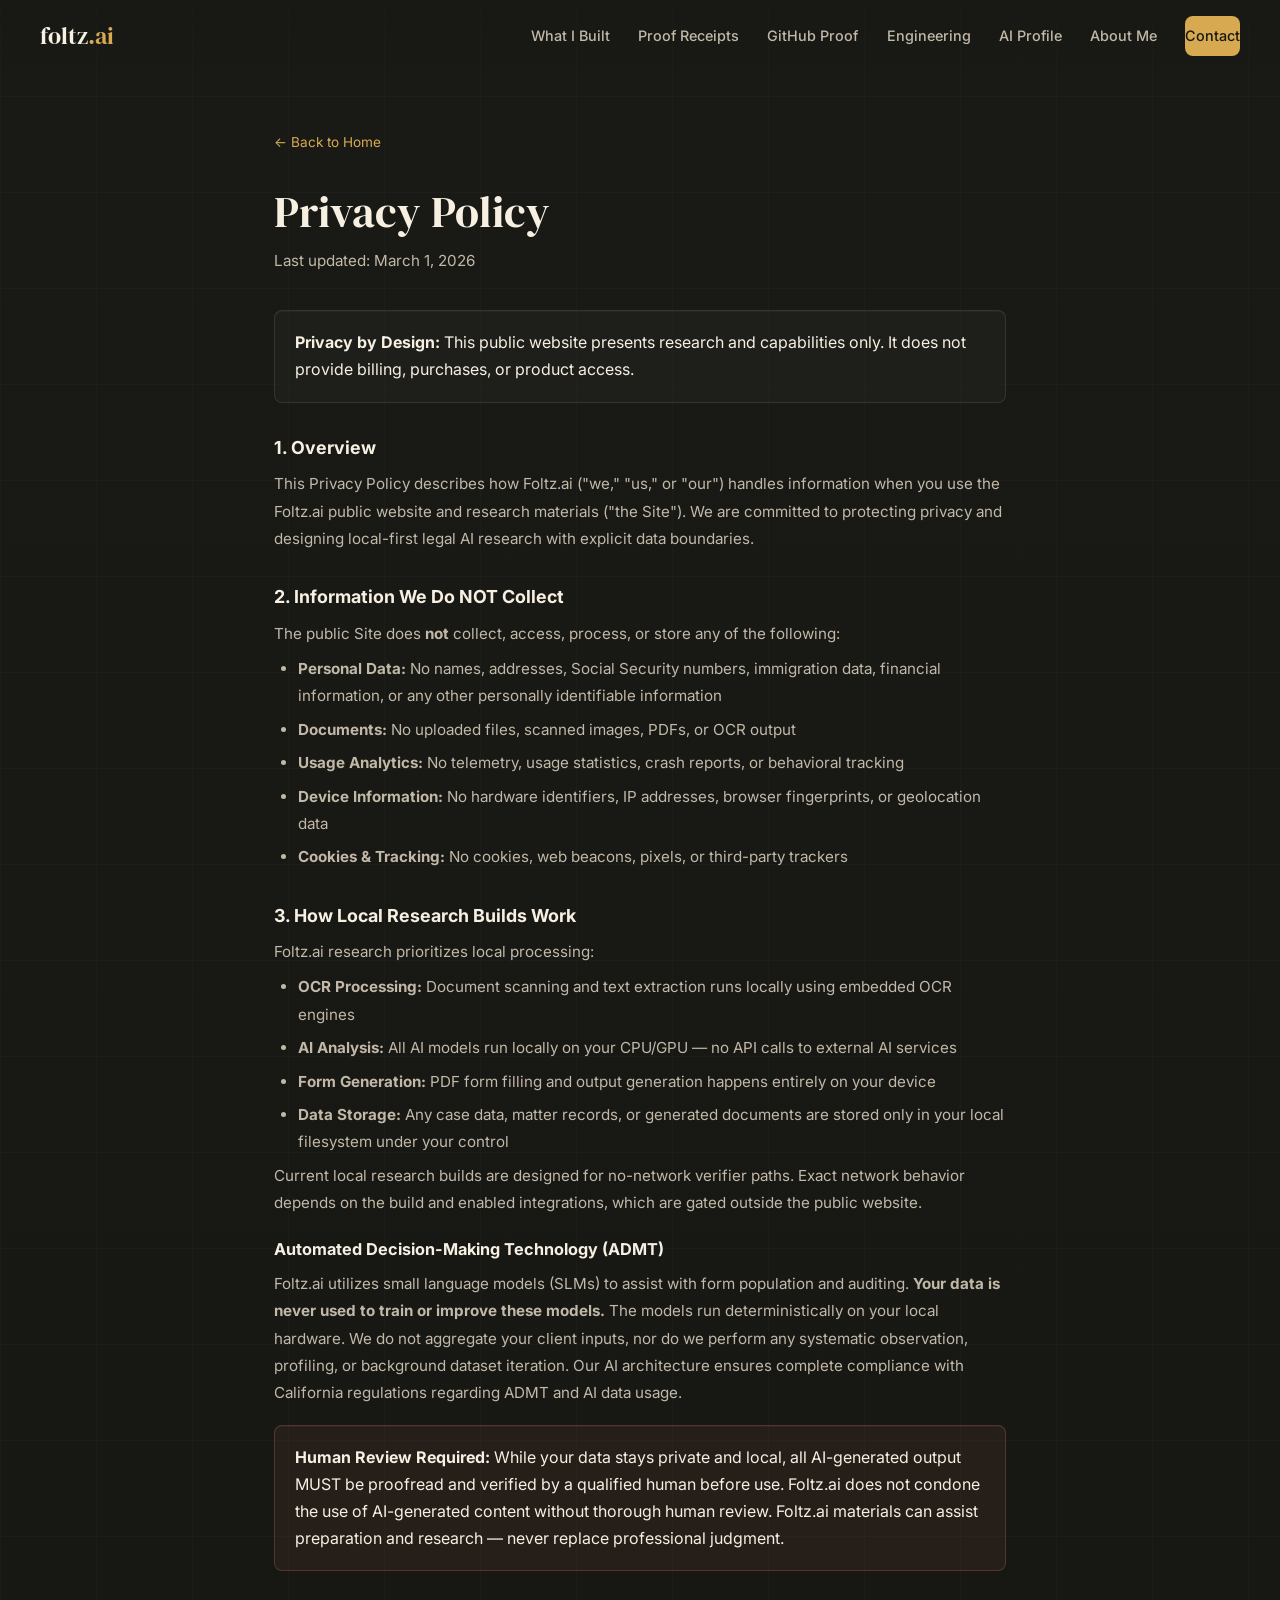
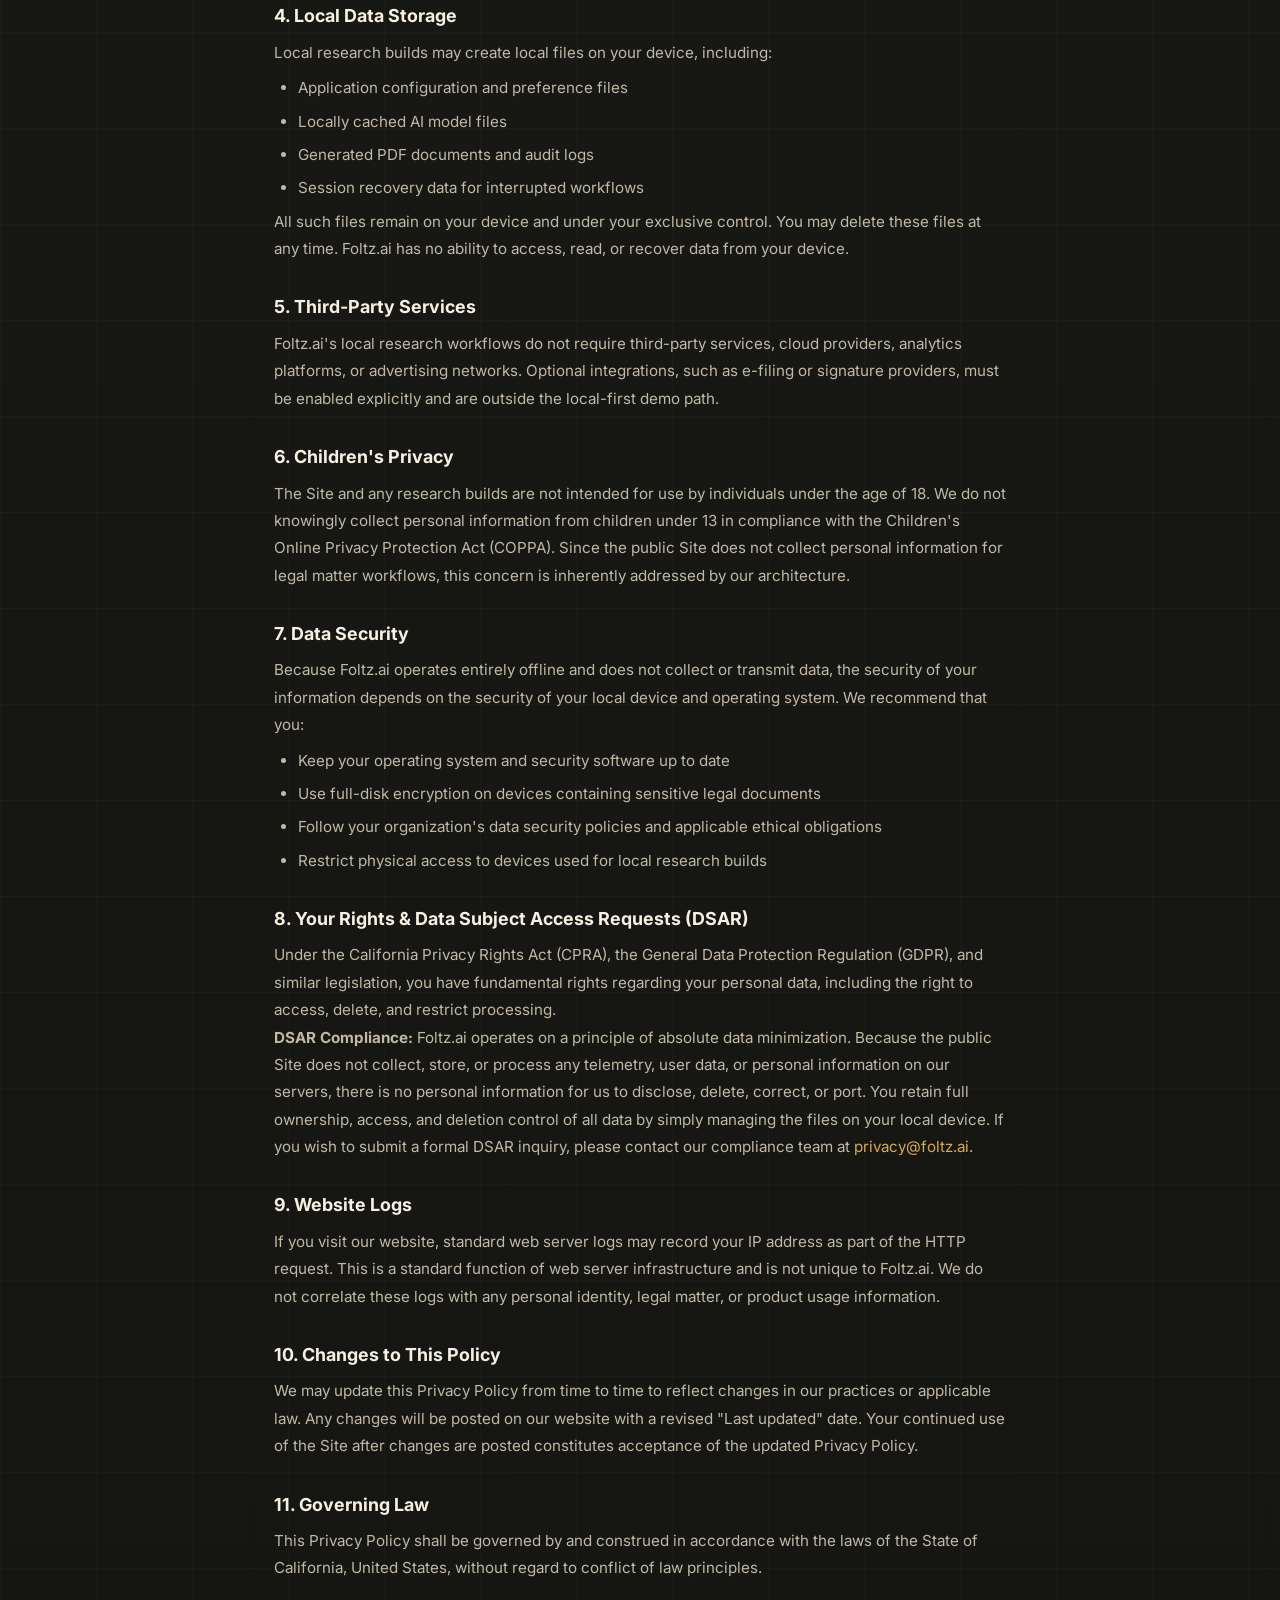
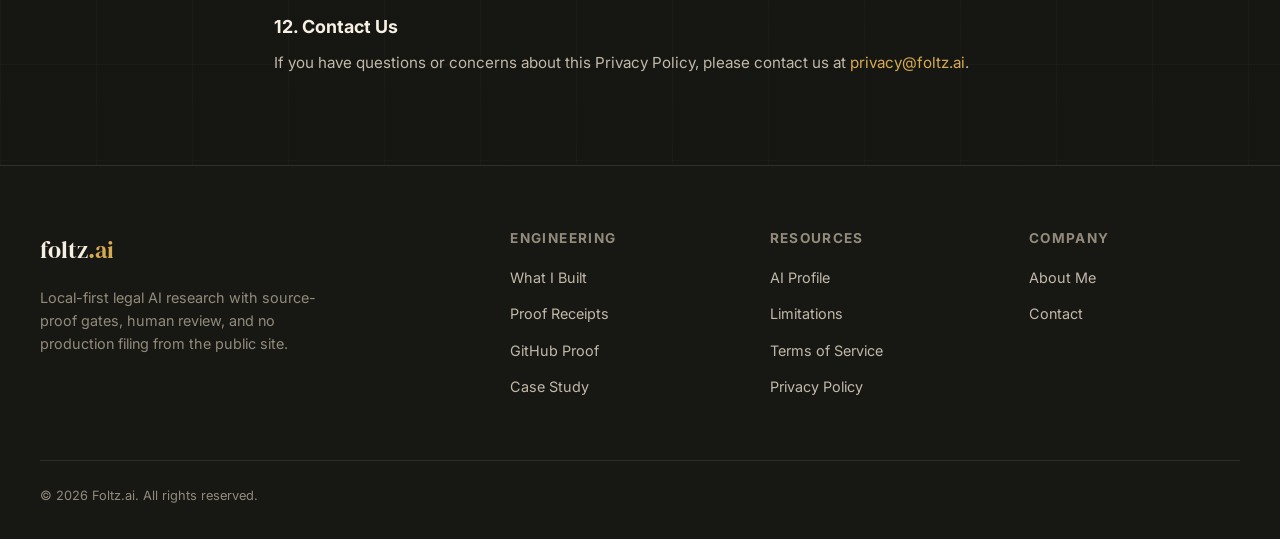
<file: privacy.html>
<!DOCTYPE html>
<html lang="en">

<head>
    <meta charset="UTF-8">
    <meta name="viewport" content="width=device-width, initial-scale=1.0">
    <title>Privacy Policy — Foltz.ai</title>
    <meta name="description"
        content="Foltz.ai Privacy Policy. Learn how Foltz.ai protects your data with a local-first, privacy-first architecture and explicit optional integrations.">
    <meta name="robots" content="index, follow">
    <link rel="canonical" href="https://foltz.ai/privacy.html">
    <link rel="stylesheet" href="style.css">
    <link rel="icon"
        href="data:image/svg+xml,<svg xmlns='http://www.w3.org/2000/svg' viewBox='0 0 24 24' fill='none' stroke='%23d4a04a' stroke-width='2'><path d='M12 3 2 7l10 5 10-5-10-5z'/><path d='M2 17l10 5 10-5'/><path d='M2 12l10 5 10-5'/></svg>">
</head>

<body>

    <!-- Navigation -->
    <nav class="nav" id="nav">
        <div class="nav-inner">
            <a href="index.html" class="nav-logo">foltz<span>.ai</span></a>
            <ul class="nav-links" id="nav-links">
                <li><a href="index.html#built">What I Built</a></li>
                <li><a href="index.html#proof-receipts">Proof Receipts</a></li>
                <li><a href="index.html#github-proof">GitHub Proof</a></li>
                <li><a href="engineering.html">Engineering</a></li>
                <li><a href="ai-profile.html">AI Profile</a></li>
                <li><a href="about-me.html">About Me</a></li>
                <li><a href="mailto:hello@foltz.ai" class="nav-cta">Contact</a></li>
            </ul>
            <button class="nav-hamburger" id="nav-hamburger" aria-label="Menu">
                <span></span><span></span><span></span>
            </button>
        </div>
    </nav>

    <main class="legal-page">
        <a href="index.html" class="legal-back">← Back to Home</a>
        <h1>Privacy Policy</h1>
        <p class="legal-date">Last updated: March 1, 2026</p>

        <div class="legal-callout">
            <strong>Privacy by Design:</strong> This public website presents research and capabilities only. It does
            not provide billing, purchases, or product access.
        </div>

        <h2>1. Overview</h2>
        <p>This Privacy Policy describes how Foltz.ai ("we," "us," or "our") handles information when you use the
            Foltz.ai public website and research materials ("the Site"). We are committed to protecting privacy and
            designing local-first legal AI research with explicit data boundaries.</p>

        <h2>2. Information We Do NOT Collect</h2>
        <p>The public Site does <strong>not</strong> collect, access, process, or store any of the following:</p>
        <ul>
            <li><strong>Personal Data:</strong> No names, addresses, Social Security numbers, immigration data,
                financial information, or any other personally identifiable information</li>
            <li><strong>Documents:</strong> No uploaded files, scanned images, PDFs, or OCR output</li>
            <li><strong>Usage Analytics:</strong> No telemetry, usage statistics, crash reports, or behavioral tracking
            </li>
            <li><strong>Device Information:</strong> No hardware identifiers, IP addresses, browser fingerprints, or
                geolocation data</li>
            <li><strong>Cookies & Tracking:</strong> No cookies, web beacons, pixels, or third-party trackers</li>
        </ul>

        <h2>3. How Local Research Builds Work</h2>
        <p>Foltz.ai research prioritizes local processing:</p>
        <ul>
            <li><strong>OCR Processing:</strong> Document scanning and text extraction runs locally using embedded OCR
                engines</li>
            <li><strong>AI Analysis:</strong> All AI models run locally on your CPU/GPU
                — no API calls to external AI services</li>
            <li><strong>Form Generation:</strong> PDF form filling and output generation happens entirely on your device
            </li>
            <li><strong>Data Storage:</strong> Any case data, matter records, or generated documents are stored only in
                your local filesystem under your control</li>
        </ul>
        <p>Current local research builds are designed for no-network verifier paths. Exact network behavior depends on
            the build and enabled integrations, which are gated outside the public website.</p>

        <h3>Automated Decision-Making Technology (ADMT)</h3>
        <p>Foltz.ai utilizes small language models (SLMs) to assist with form population
            and auditing. <strong>Your data is never used to train or improve these models.</strong> The models run
            deterministically on your local hardware. We do not aggregate your client inputs, nor do we perform any
            systematic observation, profiling, or background dataset iteration. Our AI architecture ensures complete
            compliance with California regulations regarding ADMT and AI data usage.</p>

        <div class="legal-callout warning">
            <strong>Human Review Required:</strong> While your data stays private and local, all AI-generated output
            MUST be proofread and verified by a qualified human before use. Foltz.ai does not condone the use of
            AI-generated content without thorough human review. Foltz.ai materials can assist preparation and research
            — never replace professional judgment.
        </div>

        <h2>4. Local Data Storage</h2>
        <p>Local research builds may create local files on your device, including:</p>
        <ul>
            <li>Application configuration and preference files</li>
            <li>Locally cached AI model files</li>
            <li>Generated PDF documents and audit logs</li>
            <li>Session recovery data for interrupted workflows</li>
        </ul>
        <p>All such files remain on your device and under your exclusive control. You may delete these files at any
            time. Foltz.ai has no ability to access, read, or recover data from your device.</p>

        <h2>5. Third-Party Services</h2>
        <p>Foltz.ai's local research workflows do not require third-party services, cloud providers, analytics platforms, or
            advertising networks. Optional integrations, such as e-filing or signature providers, must be enabled
            explicitly and are outside the local-first demo path.</p>

        <h2>6. Children's Privacy</h2>
        <p>The Site and any research builds are not intended for use by individuals under the age of 18. We do not knowingly collect personal
            information from children under 13 in compliance with the Children's Online Privacy Protection Act (COPPA).
            Since the public Site does not collect personal information for legal matter workflows, this concern is inherently
            addressed by our architecture.</p>

        <h2>7. Data Security</h2>
        <p>Because Foltz.ai operates entirely offline and does not collect or transmit data, the security of your
            information depends on the security of your local device and operating system. We recommend that you:</p>
        <ul>
            <li>Keep your operating system and security software up to date</li>
            <li>Use full-disk encryption on devices containing sensitive legal documents</li>
            <li>Follow your organization's data security policies and applicable ethical obligations</li>
            <li>Restrict physical access to devices used for local research builds</li>
        </ul>

        <h2>8. Your Rights & Data Subject Access Requests (DSAR)</h2>
        <p>Under the California Privacy Rights Act (CPRA), the General Data Protection Regulation (GDPR), and similar
            legislation, you have fundamental rights regarding your personal data, including the right to access,
            delete, and restrict processing.</p>
        <p><strong>DSAR Compliance:</strong> Foltz.ai operates on a principle of absolute data minimization. Because
            the public Site does not collect, store, or process any telemetry, user data, or
            personal information on our servers, there is no personal information for us to disclose, delete, correct,
            or port. You retain full ownership, access, and deletion control of all data by simply managing the files on
            your local device. If you wish to submit a formal DSAR inquiry, please contact our compliance team at <a
                href="mailto:privacy@foltz.ai">privacy@foltz.ai</a>.</p>

        <h2>9. Website Logs</h2>
        <p>If you visit our website, standard web server logs may record your IP address as part of the HTTP request.
            This is a standard function of web server infrastructure and is not unique to Foltz.ai. We do not correlate
            these logs with any personal identity, legal matter, or product usage information.</p>

        <h2>10. Changes to This Policy</h2>
        <p>We may update this Privacy Policy from time to time to reflect changes in our practices or applicable law.
            Any changes will be posted on our website with a revised "Last updated" date. Your continued use of the Site
            after changes are posted constitutes acceptance of the updated Privacy Policy.
        </p>

        <h2>11. Governing Law</h2>
        <p>This Privacy Policy shall be governed by and construed in accordance with the laws of the State of
            California, United States, without regard to conflict of law principles.</p>

        <h2>12. Contact Us</h2>
        <p>If you have questions or concerns about this Privacy Policy, please contact us at <a
                href="mailto:privacy@foltz.ai">privacy@foltz.ai</a>.</p>
    </main>

    <!-- Footer -->
    <footer class="footer">
        <div class="footer-grid">
            <div class="footer-brand">
                <a href="index.html" class="nav-logo">foltz<span>.ai</span></a>
                <p>Local-first legal AI research with source-proof gates, human review, and no production filing from
                    the public site.</p>
            </div>
            <div class="footer-col">
                <h4>Engineering</h4>
                <a href="index.html#built">What I Built</a>
                <a href="index.html#proof-receipts">Proof Receipts</a>
                <a href="index.html#github-proof">GitHub Proof</a>
                <a href="engineering.html">Case Study</a>
            </div>
            <div class="footer-col">
                <h4>Resources</h4>
                <a href="ai-profile.html">AI Profile</a>
                <a href="index.html#limitations">Limitations</a>
                <a href="terms.html">Terms of Service</a>
                <a href="privacy.html">Privacy Policy</a>
            </div>
            <div class="footer-col">
                <h4>Company</h4>
                <a href="about-me.html">About Me</a>
                <a href="mailto:hello@foltz.ai">Contact</a>
            </div>
        </div>
        <div class="footer-bottom">
            <p>&copy; 2026 Foltz.ai. All rights reserved.</p>
        </div>
    </footer>

    <script src="script.js"></script>
</body>

</html>
</file>
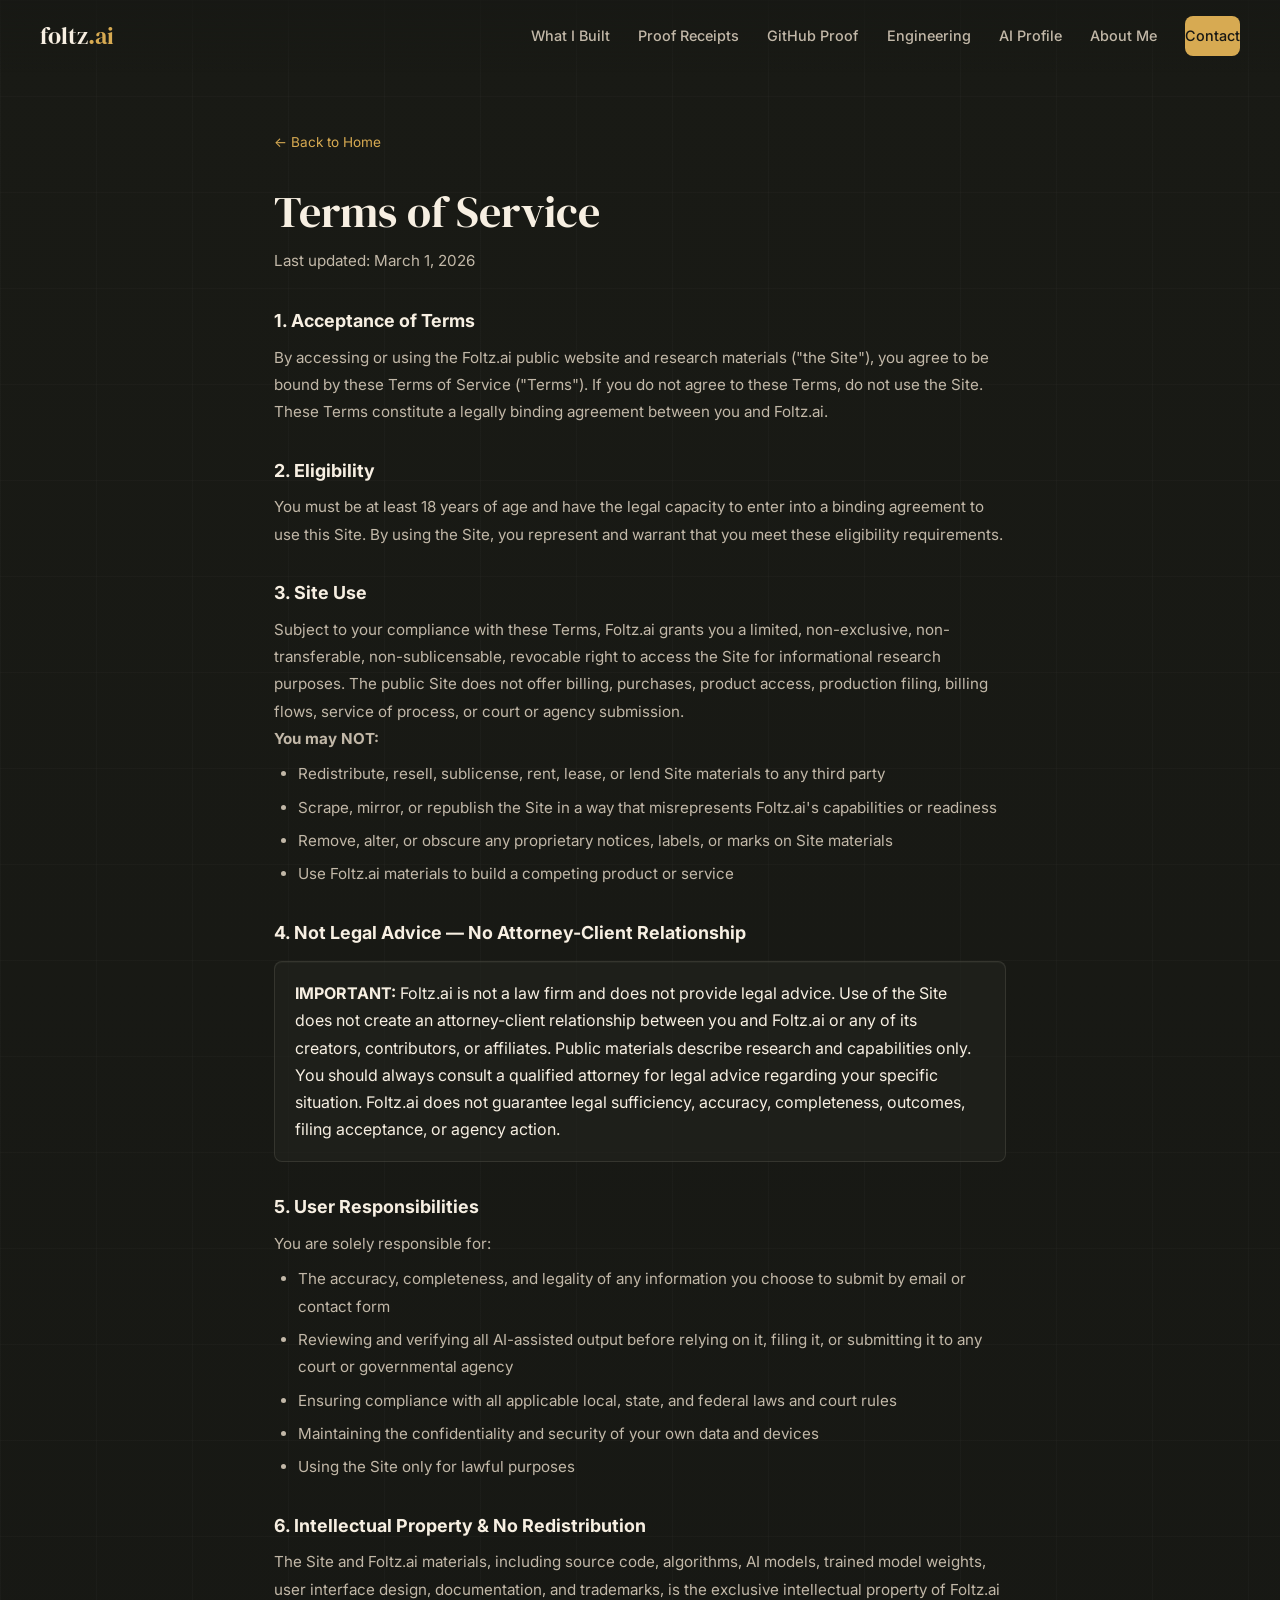
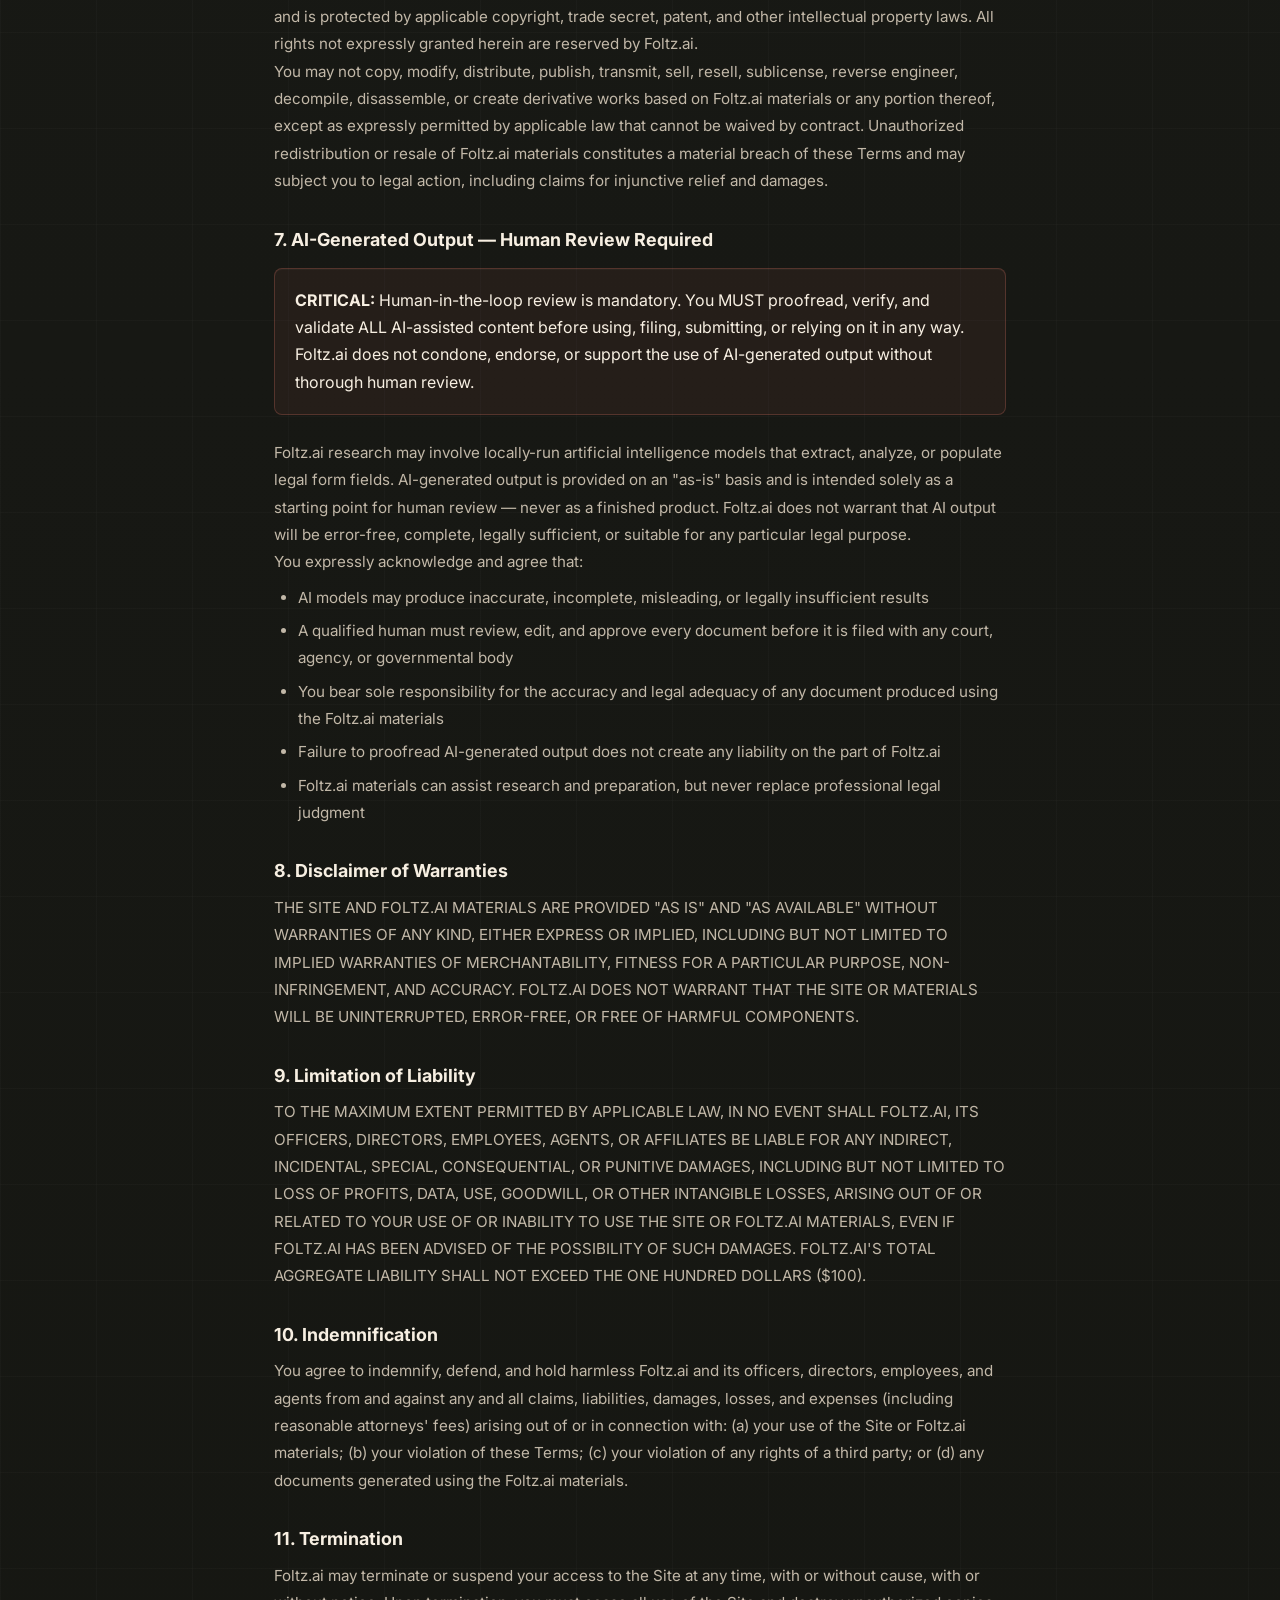
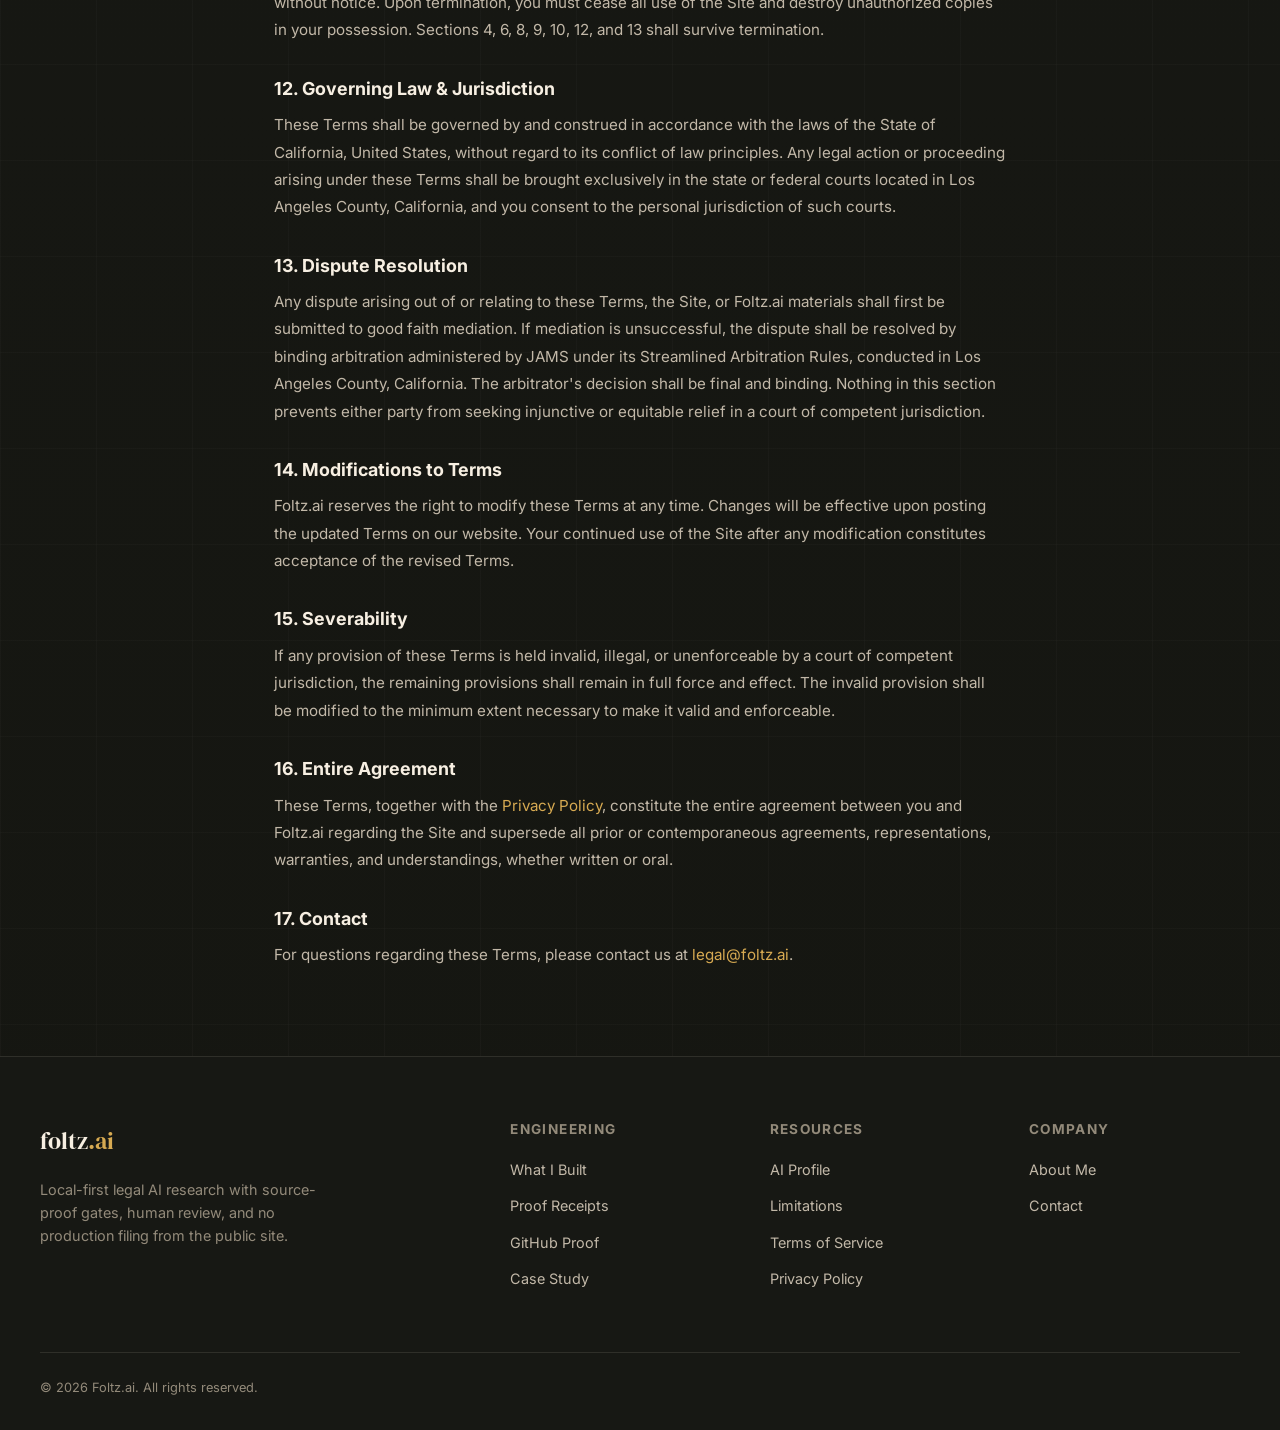
<file: terms.html>
<!DOCTYPE html>
<html lang="en">

<head>
    <meta charset="UTF-8">
    <meta name="viewport" content="width=device-width, initial-scale=1.0">
    <title>Terms of Service — Foltz.ai</title>
    <meta name="description"
        content="Foltz.ai Terms of Service. Read the terms governing use of the Foltz.ai public research website and capability materials.">
    <meta name="robots" content="index, follow">
    <link rel="canonical" href="https://foltz.ai/terms.html">
    <link rel="stylesheet" href="style.css">
    <link rel="icon"
        href="data:image/svg+xml,<svg xmlns='http://www.w3.org/2000/svg' viewBox='0 0 24 24' fill='none' stroke='%23d4a04a' stroke-width='2'><path d='M12 3 2 7l10 5 10-5-10-5z'/><path d='M2 17l10 5 10-5'/><path d='M2 12l10 5 10-5'/></svg>">
</head>

<body>

    <!-- Navigation -->
    <nav class="nav" id="nav">
        <div class="nav-inner">
            <a href="index.html" class="nav-logo">foltz<span>.ai</span></a>
            <ul class="nav-links" id="nav-links">
                <li><a href="index.html#built">What I Built</a></li>
                <li><a href="index.html#proof-receipts">Proof Receipts</a></li>
                <li><a href="index.html#github-proof">GitHub Proof</a></li>
                <li><a href="engineering.html">Engineering</a></li>
                <li><a href="ai-profile.html">AI Profile</a></li>
                <li><a href="about-me.html">About Me</a></li>
                <li><a href="mailto:hello@foltz.ai" class="nav-cta">Contact</a></li>
            </ul>
            <button class="nav-hamburger" id="nav-hamburger" aria-label="Menu">
                <span></span><span></span><span></span>
            </button>
        </div>
    </nav>

    <main class="legal-page">
        <a href="index.html" class="legal-back">← Back to Home</a>
        <h1>Terms of Service</h1>
        <p class="legal-date">Last updated: March 1, 2026</p>

        <h2>1. Acceptance of Terms</h2>
        <p>By accessing or using the Foltz.ai public website and research materials ("the Site"), you agree to be bound
            by these Terms of Service ("Terms"). If you do not agree to these Terms, do not use the Site. These Terms
            constitute a legally binding agreement between you and Foltz.ai.</p>

        <h2>2. Eligibility</h2>
        <p>You must be at least 18 years of age and have the legal capacity to enter into a binding agreement to use
            this Site. By using the Site, you represent and warrant that you meet these eligibility
            requirements.</p>

        <h2>3. Site Use</h2>
        <p>Subject to your compliance with these Terms, Foltz.ai grants you a limited, non-exclusive, non-transferable,
            non-sublicensable, revocable right to access the Site for informational research purposes. The public Site
            does not offer billing, purchases, product access, production filing, billing flows, service of
            process, or court or agency submission.</p>
        <p><strong>You may NOT:</strong></p>
        <ul>
            <li>Redistribute, resell, sublicense, rent, lease, or lend Site materials to any third party</li>
            <li>Scrape, mirror, or republish the Site in a way that misrepresents Foltz.ai's capabilities or readiness
            </li>
            <li>Remove, alter, or obscure any proprietary notices, labels, or marks on Site materials</li>
            <li>Use Foltz.ai materials to build a competing product or service</li>
        </ul>

        <h2>4. Not Legal Advice — No Attorney-Client Relationship</h2>
        <div class="legal-callout">
            <strong>IMPORTANT:</strong> Foltz.ai is not a law firm and does not provide legal advice. Use of the Site
            does not create an attorney-client relationship between you and Foltz.ai or any of its creators,
            contributors, or affiliates. Public materials describe research and capabilities only. You should always
            consult a qualified attorney for legal advice regarding your specific situation. Foltz.ai does not guarantee
            legal sufficiency, accuracy, completeness, outcomes, filing acceptance, or agency action.
        </div>

        <h2>5. User Responsibilities</h2>
        <p>You are solely responsible for:</p>
        <ul>
            <li>The accuracy, completeness, and legality of any information you choose to submit by email or contact
                form</li>
            <li>Reviewing and verifying all AI-assisted output before relying on it, filing it, or submitting it to any
                court or governmental agency</li>
            <li>Ensuring compliance with all applicable local, state, and federal laws and court rules</li>
            <li>Maintaining the confidentiality and security of your own data and devices</li>
            <li>Using the Site only for lawful purposes</li>
        </ul>

        <h2>6. Intellectual Property & No Redistribution</h2>
        <p>The Site and Foltz.ai materials, including source code, algorithms, AI models, trained model weights, user
            interface design, documentation, and
            trademarks, is the exclusive intellectual property of Foltz.ai and is protected by applicable copyright,
            trade
            secret, patent, and other intellectual property laws. All rights not expressly granted herein are reserved
            by Foltz.ai.</p>
        <p>You may not copy, modify, distribute, publish, transmit, sell, resell, sublicense, reverse engineer,
            decompile, disassemble, or create derivative works based on Foltz.ai materials or any portion thereof,
            except as
            expressly permitted by applicable law
            that cannot be waived by contract. Unauthorized redistribution or resale of Foltz.ai materials constitutes a
            material breach of these Terms
            and may subject you to legal action, including claims for injunctive relief and damages.</p>

        <h2>7. AI-Generated Output — Human Review Required</h2>
        <div class="legal-callout warning">
            <strong>CRITICAL:</strong> Human-in-the-loop review is mandatory. You MUST proofread, verify, and
            validate ALL AI-assisted content before using, filing, submitting, or relying on it in any
            way. Foltz.ai does not condone, endorse, or support the use of AI-generated output without thorough human
            review.
        </div>
        <p>Foltz.ai research may involve locally-run artificial intelligence models that extract, analyze, or populate
            legal form fields. AI-generated output is provided on an "as-is" basis and is intended solely as a starting point for
            human review — never as a finished product. Foltz.ai does not warrant that AI output will be error-free,
            complete, legally sufficient, or suitable for any particular legal purpose.</p>
        <p>You expressly acknowledge and agree that:</p>
        <ul>
            <li>AI models may produce inaccurate, incomplete, misleading, or legally insufficient results</li>
            <li>A qualified human must review, edit, and approve every document before it is filed with any court,
                agency, or governmental body</li>
            <li>You bear sole responsibility for the accuracy and legal adequacy of any document produced using the
                Foltz.ai materials</li>
            <li>Failure to proofread AI-generated output does not create any liability on the part of Foltz.ai</li>
            <li>Foltz.ai materials can assist research and preparation, but never replace professional legal judgment</li>
        </ul>

        <h2>8. Disclaimer of Warranties</h2>
        <p>THE SITE AND FOLTZ.AI MATERIALS ARE PROVIDED "AS IS" AND "AS AVAILABLE" WITHOUT WARRANTIES OF ANY KIND, EITHER EXPRESS OR
            IMPLIED, INCLUDING BUT NOT LIMITED TO IMPLIED WARRANTIES OF MERCHANTABILITY, FITNESS FOR A PARTICULAR
            PURPOSE, NON-INFRINGEMENT, AND ACCURACY. FOLTZ.AI DOES NOT WARRANT THAT THE SITE OR MATERIALS WILL BE
            UNINTERRUPTED, ERROR-FREE, OR FREE OF HARMFUL COMPONENTS.</p>

        <h2>9. Limitation of Liability</h2>
        <p>TO THE MAXIMUM EXTENT PERMITTED BY APPLICABLE LAW, IN NO EVENT SHALL FOLTZ.AI, ITS OFFICERS, DIRECTORS,
            EMPLOYEES, AGENTS, OR AFFILIATES BE LIABLE FOR ANY INDIRECT, INCIDENTAL, SPECIAL, CONSEQUENTIAL, OR PUNITIVE
            DAMAGES, INCLUDING BUT NOT LIMITED TO LOSS OF PROFITS, DATA, USE, GOODWILL, OR OTHER INTANGIBLE LOSSES,
            ARISING OUT OF OR RELATED TO YOUR USE OF OR INABILITY TO USE THE SITE OR FOLTZ.AI MATERIALS, EVEN IF FOLTZ.AI HAS BEEN
            ADVISED OF THE POSSIBILITY OF SUCH DAMAGES. FOLTZ.AI'S TOTAL AGGREGATE LIABILITY SHALL NOT EXCEED THE
            ONE HUNDRED DOLLARS ($100).</p>

        <h2>10. Indemnification</h2>
        <p>You agree to indemnify, defend, and hold harmless Foltz.ai and its officers, directors, employees, and
            agents from and against any and all claims, liabilities, damages, losses, and expenses (including reasonable
            attorneys' fees) arising out of or in connection with: (a) your use of the Site or Foltz.ai materials; (b) your violation of
            these Terms; (c) your violation of any rights of a third party; or (d) any documents generated using the
            Foltz.ai materials.</p>

        <h2>11. Termination</h2>
        <p>Foltz.ai may terminate or suspend your access to the Site at any time, with or without cause, with
            or without notice. Upon termination, you must cease all use of the Site and destroy unauthorized copies in your
            possession. Sections 4, 6, 8, 9, 10, 12, and 13 shall survive termination.</p>

        <h2>12. Governing Law & Jurisdiction</h2>
        <p>These Terms shall be governed by and construed in accordance with the laws of the State of California, United
            States, without regard to its conflict of law principles. Any legal action or proceeding arising under these
            Terms shall be brought exclusively in the state or federal courts located in Los Angeles County, California,
            and you consent to the personal jurisdiction of such courts.</p>

        <h2>13. Dispute Resolution</h2>
        <p>Any dispute arising out of or relating to these Terms, the Site, or Foltz.ai materials shall first be submitted to good faith
            mediation. If mediation is unsuccessful, the dispute shall be resolved by binding arbitration administered
            by JAMS under its Streamlined Arbitration Rules, conducted in Los Angeles County, California. The
            arbitrator's decision shall be final and binding. Nothing in this section prevents either party from seeking
            injunctive or equitable relief in a court of competent jurisdiction.</p>

        <h2>14. Modifications to Terms</h2>
        <p>Foltz.ai reserves the right to modify these Terms at any time. Changes will be effective upon posting the
            updated Terms on our website. Your continued use of the Site after any
            modification constitutes acceptance of the revised Terms.</p>

        <h2>15. Severability</h2>
        <p>If any provision of these Terms is held invalid, illegal, or unenforceable by a court of competent
            jurisdiction, the remaining provisions shall remain in full force and effect. The invalid provision shall be
            modified to the minimum extent necessary to make it valid and enforceable.</p>

        <h2>16. Entire Agreement</h2>
        <p>These Terms, together with the <a href="privacy.html">Privacy Policy</a>, constitute the entire agreement
            between you and Foltz.ai regarding the Site and supersede all prior or contemporaneous agreements,
            representations, warranties, and understandings, whether written or oral.</p>

        <h2>17. Contact</h2>
        <p>For questions regarding these Terms, please contact us at <a href="mailto:legal@foltz.ai">legal@foltz.ai</a>.
        </p>
    </main>

    <!-- Footer -->
    <footer class="footer">
        <div class="footer-grid">
            <div class="footer-brand">
                <a href="index.html" class="nav-logo">foltz<span>.ai</span></a>
                <p>Local-first legal AI research with source-proof gates, human review, and no production filing from
                    the public site.</p>
            </div>
            <div class="footer-col">
                <h4>Engineering</h4>
                <a href="index.html#built">What I Built</a>
                <a href="index.html#proof-receipts">Proof Receipts</a>
                <a href="index.html#github-proof">GitHub Proof</a>
                <a href="engineering.html">Case Study</a>
            </div>
            <div class="footer-col">
                <h4>Resources</h4>
                <a href="ai-profile.html">AI Profile</a>
                <a href="index.html#limitations">Limitations</a>
                <a href="terms.html">Terms of Service</a>
                <a href="privacy.html">Privacy Policy</a>
            </div>
            <div class="footer-col">
                <h4>Company</h4>
                <a href="about-me.html">About Me</a>
                <a href="mailto:hello@foltz.ai">Contact</a>
            </div>
        </div>
        <div class="footer-bottom">
            <p>&copy; 2026 Foltz.ai. All rights reserved.</p>
        </div>
    </footer>

    <script src="script.js"></script>
</body>

</html>
</file>
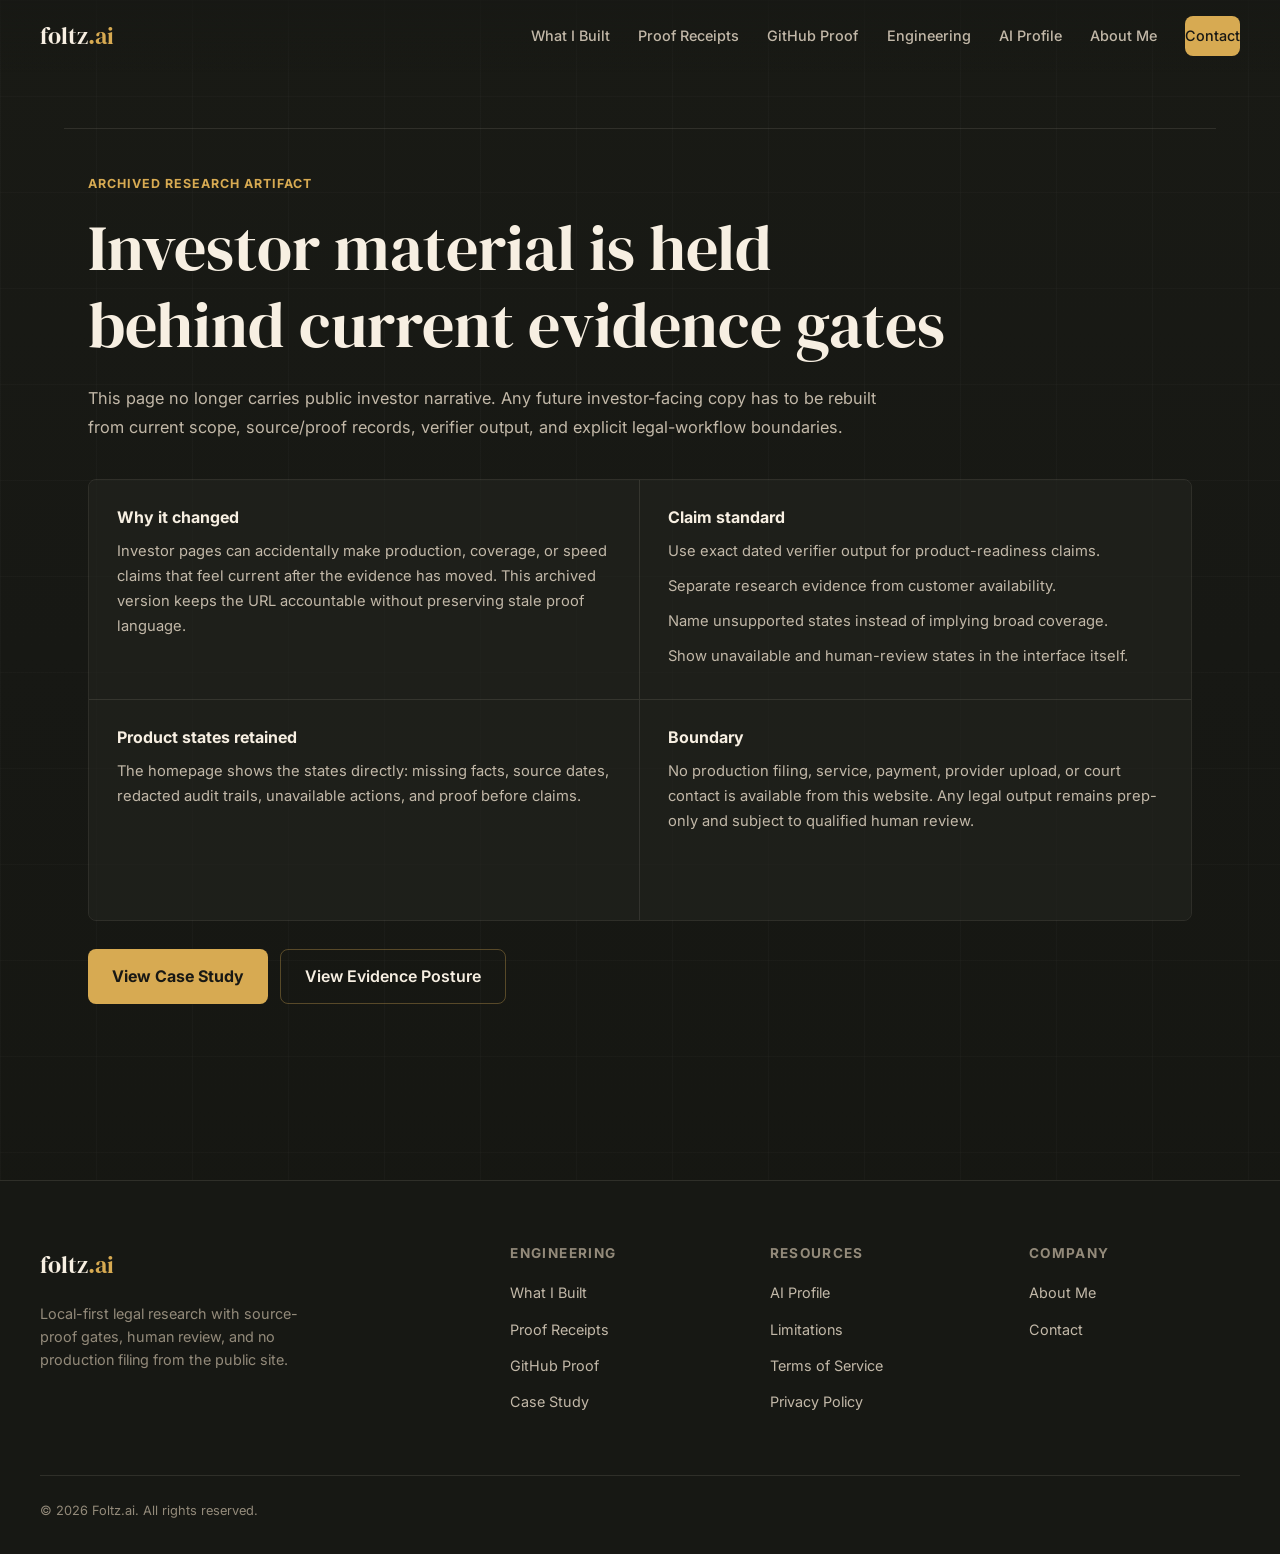
<file: vc-deck.html>
<!DOCTYPE html>
<html lang="en">

<head>
    <meta charset="UTF-8">
    <meta name="viewport" content="width=device-width, initial-scale=1.0">
    <title>Archived Investor Artifact | Foltz.ai</title>
    <meta name="robots" content="noindex, nofollow">
    <meta name="description"
        content="Archived Foltz.ai investor artifact. Public investor copy requires current evidence, boundaries, and verifier output.">
    <link rel="stylesheet" href="style.css">
    <link rel="icon"
        href="data:image/svg+xml,<svg xmlns='http://www.w3.org/2000/svg' viewBox='0 0 24 24' fill='none' stroke='%23d4a04a' stroke-width='2'><path d='M12 3 2 7l10 5 10-5-10-5z'/><path d='M2 17l10 5 10-5'/><path d='M2 12l10 5 10-5'/></svg>">
</head>

<body>
    <nav class="nav" id="nav">
        <div class="nav-inner">
            <a href="index.html" class="nav-logo">foltz<span>.ai</span></a>
            <ul class="nav-links" id="nav-links">
                <li><a href="index.html#built">What I Built</a></li>
                <li><a href="index.html#proof-receipts">Proof Receipts</a></li>
                <li><a href="index.html#github-proof">GitHub Proof</a></li>
                <li><a href="engineering.html">Engineering</a></li>
                <li><a href="ai-profile.html">AI Profile</a></li>
                <li><a href="about-me.html">About Me</a></li>
                <li><a href="mailto:hello@foltz.ai" class="nav-cta">Contact</a></li>
            </ul>
            <button class="nav-hamburger" id="nav-hamburger" aria-label="Menu">
                <span></span><span></span><span></span>
            </button>
        </div>
    </nav>

    <main class="artifact-page">
        <section class="artifact-shell">
            <p class="artifact-kicker">Archived research artifact</p>
            <h1>Investor material is held behind current evidence gates</h1>
            <p class="artifact-lede">
                This page no longer carries public investor narrative. Any future investor-facing copy has to be
                rebuilt from current scope, source/proof records, verifier output, and explicit legal-workflow
                boundaries.
            </p>

            <div class="artifact-grid">
                <section class="artifact-panel">
                    <h2>Why it changed</h2>
                    <p>
                        Investor pages can accidentally make production, coverage, or speed claims that feel current
                        after the evidence has moved. This archived version keeps the URL accountable without preserving
                        stale proof language.
                    </p>
                </section>

                <section class="artifact-panel">
                    <h2>Claim standard</h2>
                    <ul class="artifact-list">
                        <li>Use exact dated verifier output for product-readiness claims.</li>
                        <li>Separate research evidence from customer availability.</li>
                        <li>Name unsupported states instead of implying broad coverage.</li>
                        <li>Show unavailable and human-review states in the interface itself.</li>
                    </ul>
                </section>

                <section class="artifact-panel">
                    <h2>Product states retained</h2>
                    <p>
                        The homepage shows the states directly: missing facts, source dates, redacted audit trails,
                        unavailable actions, and proof before claims.
                    </p>
                </section>

                <section class="artifact-panel">
                    <h2>Boundary</h2>
                    <p>
                        No production filing, service, payment, provider upload, or court contact is available from
                        this website. Any legal output remains prep-only and subject to qualified human review.
                    </p>
                </section>
            </div>

            <div class="artifact-actions">
                <a href="engineering.html" class="btn-primary">View Case Study</a>
                <a href="index.html#proof-receipts" class="btn-secondary">View Evidence Posture</a>
            </div>
        </section>
    </main>

    <footer class="footer">
        <div class="footer-grid">
            <div class="footer-brand">
                <a href="index.html" class="nav-logo">foltz<span>.ai</span></a>
                <p>Local-first legal research with source-proof gates, human review, and no production filing from the
                    public site.</p>
            </div>
            <div class="footer-col">
                <h4>Engineering</h4>
                <a href="index.html#built">What I Built</a>
                <a href="index.html#proof-receipts">Proof Receipts</a>
                <a href="index.html#github-proof">GitHub Proof</a>
                <a href="engineering.html">Case Study</a>
            </div>
            <div class="footer-col">
                <h4>Resources</h4>
                <a href="ai-profile.html">AI Profile</a>
                <a href="index.html#limitations">Limitations</a>
                <a href="terms.html">Terms of Service</a>
                <a href="privacy.html">Privacy Policy</a>
            </div>
            <div class="footer-col">
                <h4>Company</h4>
                <a href="about-me.html">About Me</a>
                <a href="mailto:hello@foltz.ai">Contact</a>
            </div>
        </div>
        <div class="footer-bottom">
            <p>&copy; 2026 Foltz.ai. All rights reserved.</p>
        </div>
    </footer>

    <script src="script.js"></script>
</body>

</html>
</file>
<file: style.css>
/* ═══════════════════════════════════════════════════════════════════════════
   Foltz.ai — Design System & Styles
   Named after Clara Shortridge Foltz (1849–1934)
   ═══════════════════════════════════════════════════════════════════════════ */

/* ── Fonts ─────────────────────────────────────────────────────────────── */
@import url('https://fonts.googleapis.com/css2?family=DM+Serif+Display&family=Inter:wght@300;400;500;600;700&family=JetBrains+Mono:wght@400;500&display=swap');

/* ── CSS Variables — Foltz.ai Design Tokens ────────────────────────────── */
:root {
  /* Primary Palette */
  --color-primary: #181814;
  --color-accent: #d7aa52;
  --color-accent-hover: #e6bc67;
  --color-accent-active: #bf9244;
  --color-bg: #f7efe2;

  /* Semantic Colors */
  --color-success: #7ca17b;
  --color-warning: #c99045;
  --color-error: #c86959;
  --color-info: #6d9c98;

  /* Neutrals */
  --neutral-50: #f7efe2;
  --neutral-100: #ebe2d2;
  --neutral-200: #d7cebd;
  --neutral-300: #bab09f;
  --neutral-400: #938a7a;
  --neutral-500: #726a5c;
  --neutral-600: #4b4740;
  --neutral-700: #34352f;
  --neutral-800: #252720;
  --neutral-900: #171814;

  /* Dark Mode Surfaces */
  --color-dark-bg: #171814;
  --color-dark-surface: #22241f;
  --color-dark-border: #34352f;

  /* Legacy compat aliases (used by subpages) */
  --bg-primary: #171814;
  --bg-secondary: #1d1f1a;
  --bg-surface: #24251f;
  --surface-panel: rgba(36, 37, 31, 0.74);
  --text-primary: #f7efe2;
  --text-secondary: #c2b8a8;
  --text-muted: #938a7a;
  --text-main: #f7efe2;
  --text-dim: #c2b8a8;
  --accent-green: #7ca17b;
  --accent-blue: #6d9c98;
  --accent-purple: #8b7db8;
  --accent-teal: #6d9c98;
  --border: #34352f;
  --success: #7ca17b;
  --success-muted: rgba(124, 161, 123, 0.1);

  /* Borders */
  --border-subtle: rgba(247, 239, 226, 0.1);
  --border-glow: rgba(215, 170, 82, 0.34);

  /* Spacing (8px grid) */
  --space-xs: 4px;
  --space-sm: 8px;
  --space-md: 16px;
  --space-lg: 24px;
  --space-xl: 32px;
  --space-2xl: 48px;
  --space-3xl: 64px;
  --space-4xl: 96px;

  /* Border Radius */
  --radius-sm: 4px;
  --radius-md: 8px;
  --radius-lg: 12px;
  --radius-xl: 16px;
  --radius-pill: 9999px;

  /* Shadows */
  --shadow-1: 0 1px 3px rgba(5, 6, 4, 0.18);
  --shadow-2: 0 14px 40px rgba(5, 6, 4, 0.2);
  --shadow-3: 0 28px 80px rgba(5, 6, 4, 0.3);
  --shadow-glow: 0 0 40px rgba(215, 170, 82, 0.12);

  /* Motion */
  --ease-out: cubic-bezier(0.25, 0, 0.25, 1);
  --ease-in: cubic-bezier(0.42, 0, 1, 1);
  --ease-in-out: cubic-bezier(0.42, 0, 0.58, 1);

  /* Typography */
  --font-display: 'DM Serif Display', Georgia, serif;
  --font-body: 'Inter', system-ui, -apple-system, sans-serif;
  --font-mono: 'JetBrains Mono', monospace;

  /* Layout */
  --max-width: 1200px;
  --nav-height: 72px;
}

/* ── Reset ─────────────────────────────────────────────────────────────── */
*,
*::before,
*::after {
  margin: 0;
  padding: 0;
  box-sizing: border-box;
}

html {
  scroll-behavior: smooth;
  font-size: 16px;
}

body {
  font-family: var(--font-body);
  background:
    linear-gradient(90deg, rgba(247, 239, 226, 0.025) 1px, transparent 1px),
    linear-gradient(180deg, rgba(247, 239, 226, 0.018) 1px, transparent 1px),
    linear-gradient(180deg, #191a15 0%, var(--bg-primary) 42%, #151611 100%);
  background-size: 96px 96px, 96px 96px, auto;
  color: var(--text-primary);
  line-height: 1.7;
  overflow-x: hidden;
  -webkit-font-smoothing: antialiased;
}

h1,
h2,
h3,
h4,
h5,
h6 {
  font-family: var(--font-body);
  font-weight: 700;
  line-height: 1.2;
}

a {
  color: inherit;
  text-decoration: none;
}

.text-link {
  color: var(--color-accent);
  text-decoration: underline;
}

img {
  max-width: 100%;
  display: block;
}

button {
  font-family: inherit;
  cursor: pointer;
  border: none;
}

/* ── Reduced Motion ────────────────────────────────────────────────────── */
@media (prefers-reduced-motion: reduce) {

  *,
  *::before,
  *::after {
    animation-duration: 0.01ms !important;
    transition-duration: 0.01ms !important;
  }
}

/* ── Scroll Animations ─────────────────────────────────────────────────── */
.reveal {
  opacity: 1;
  transform: none;
  transition: none;
}

.reveal.visible {
  opacity: 1;
  transform: none;
}

.reveal-delay-1 {
  transition-delay: 0.1s;
}

.reveal-delay-2 {
  transition-delay: 0.2s;
}

.reveal-delay-3 {
  transition-delay: 0.3s;
}

.reveal-delay-4 {
  transition-delay: 0.4s;
}

.reveal-delay-5 {
  transition-delay: 0.5s;
}

/* ══════════════════════════════════════════════════════════════════════════
   NAVIGATION
   ══════════════════════════════════════════════════════════════════════════ */

.nav {
  position: fixed;
  top: 0;
  left: 0;
  right: 0;
  height: var(--nav-height);
  z-index: 1000;
  display: flex;
  align-items: center;
  justify-content: center;
  padding: 0 clamp(18px, 3vw, 40px);
  background: linear-gradient(180deg, rgba(23, 24, 20, 0.72) 0%, rgba(23, 24, 20, 0) 100%);
  transition: background 0.3s, backdrop-filter 0.3s, box-shadow 0.3s;
}

.nav.scrolled {
  background: rgba(23, 24, 20, 0.9);
  backdrop-filter: blur(20px);
  -webkit-backdrop-filter: blur(20px);
  box-shadow: 0 1px 0 var(--border-subtle);
}

.nav-inner {
  display: flex;
  align-items: center;
  justify-content: space-between;
  gap: 24px;
  max-width: var(--max-width);
  width: 100%;
}

.nav-logo {
  font-family: var(--font-display);
  font-size: 1.5rem;
  font-weight: 400;
  letter-spacing: 0;
  color: var(--text-primary);
}

.nav-logo span {
  color: var(--color-accent);
}

/* Scales icon for the wordmark */
.nav-logo .logo-icon {
  display: inline-block;
  width: 20px;
  height: 20px;
  margin-left: 2px;
  vertical-align: middle;
  opacity: 0.9;
}

.nav-links {
  display: flex;
  align-items: center;
  gap: clamp(18px, 2.2vw, 30px);
  list-style: none;
}

.nav-links a {
  font-size: 0.9rem;
  font-weight: 500;
  color: var(--text-secondary);
  transition: color 0.25s;
  position: relative;
  padding: 8px 0;
}

.nav-links a::after {
  content: '';
  position: absolute;
  bottom: 0px;
  left: 0;
  width: 0;
  height: 2px;
  background: var(--color-accent);
  transition: width 0.3s;
  border-radius: 1px;
}

.nav-links a:hover {
  color: var(--text-primary);
}

.nav-links a:hover::after {
  width: 100%;
}

.nav-cta {
  background: var(--color-accent) !important;
  color: var(--color-primary) !important;
  font-weight: 600;
  font-size: 0.85rem;
  display: inline-flex;
  align-items: center;
  justify-content: center;
  min-height: 38px;
  padding: 9px 18px;
  border-radius: var(--radius-md);
  transition: transform 0.25s, box-shadow 0.25s, background 0.25s;
}

.nav-cta:hover {
  transform: translateY(-2px);
  background: var(--color-accent-hover) !important;
  box-shadow: 0 8px 24px rgba(215, 170, 82, 0.24);
}

.nav-cta::after {
  display: none !important;
}

/* Hamburger */
.nav-hamburger {
  display: none;
  flex-direction: column;
  gap: 5px;
  background: none;
  padding: 8px;
}

.nav-hamburger span {
  display: block;
  width: 22px;
  height: 2px;
  background: var(--text-primary);
  border-radius: 2px;
  transition: transform 0.3s, opacity 0.3s;
}

.nav-hamburger.open span:nth-child(1) {
  transform: translateY(7px) rotate(45deg);
}

.nav-hamburger.open span:nth-child(2) {
  opacity: 0;
}

.nav-hamburger.open span:nth-child(3) {
  transform: translateY(-7px) rotate(-45deg);
}

/* ══════════════════════════════════════════════════════════════════════════
   HERO SECTION
   ══════════════════════════════════════════════════════════════════════════ */

.hero {
  position: relative;
  display: flex;
  align-items: center;
  justify-content: center;
  padding: 148px 24px 88px;
  overflow: hidden;
}

.hero::before {
  content: '';
  position: absolute;
  inset: 72px 0 auto;
  height: 1px;
  background: linear-gradient(90deg, transparent, rgba(247, 239, 226, 0.16), transparent);
}

.hero-content {
  position: relative;
  z-index: 1;
  max-width: var(--max-width);
  width: 100%;
}

.public-workbench {
  display: grid;
  grid-template-columns: minmax(0, 1.05fr) minmax(340px, 0.95fr);
  gap: 56px;
  align-items: center;
}

.hero-copy {
  max-width: 660px;
}

.hero-badge {
  display: inline-flex;
  align-items: center;
  gap: 8px;
  padding: 6px 16px;
  border-radius: var(--radius-pill);
  background: rgba(215, 170, 82, 0.08);
  border: 1px solid rgba(215, 170, 82, 0.22);
  font-size: 0.8rem;
  font-weight: 500;
  color: var(--color-accent);
  margin-bottom: 28px;
}

.hero-badge::before {
  content: '';
  width: 6px;
  height: 6px;
  border-radius: 50%;
  background: var(--color-accent);
}

.hero h1 {
  font-family: var(--font-display);
  font-size: 5rem;
  font-weight: 400;
  letter-spacing: 0;
  margin-bottom: 24px;
  line-height: 1.1;
}

.hero-sub {
  font-size: 1.15rem;
  color: var(--text-secondary);
  max-width: 620px;
  margin: 0 0 40px;
  line-height: 1.7;
}

.hero-actions {
  display: flex;
  align-items: center;
  justify-content: flex-start;
  gap: 12px;
  flex-wrap: wrap;
}

.btn-primary {
  display: inline-flex;
  align-items: center;
  gap: 8px;
  background: var(--color-accent);
  color: var(--color-primary);
  font-weight: 700;
  font-size: 1rem;
  padding: 13px 24px;
  border-radius: var(--radius-md);
  transition: transform 0.25s, box-shadow 0.25s, background 0.25s;
}

.btn-primary:hover {
  transform: translateY(-3px);
  background: var(--color-accent-hover);
  box-shadow: 0 12px 40px rgba(215, 170, 82, 0.28);
}

.btn-secondary {
  display: inline-flex;
  align-items: center;
  gap: 8px;
  background: transparent;
  color: var(--text-primary);
  font-weight: 600;
  font-size: 1rem;
  padding: 13px 24px;
  border-radius: var(--radius-md);
  border: 1px solid var(--border-glow);
  transition: transform 0.25s, border-color 0.25s, box-shadow 0.25s;
}

.btn-secondary:hover {
  transform: translateY(-3px);
  border-color: var(--color-accent);
  box-shadow: 0 8px 24px rgba(215, 170, 82, 0.12);
}

.boundary-strip {
  display: flex;
  flex-wrap: wrap;
  gap: 10px;
  margin: 0 0 32px;
}

.boundary-strip span {
  display: inline-flex;
  align-items: center;
  min-height: 34px;
  padding: 7px 12px;
  border: 1px solid var(--border-subtle);
  border-radius: var(--radius-sm);
  background: rgba(36, 37, 31, 0.68);
  color: var(--text-secondary);
  font-size: 0.84rem;
  line-height: 1.35;
}

.workbench-preview {
  position: relative;
  border: 1px solid var(--border-subtle);
  border-radius: var(--radius-md);
  background: rgba(25, 26, 22, 0.82);
  overflow: hidden;
  box-shadow: var(--shadow-3), inset 0 1px 0 rgba(247, 239, 226, 0.05);
}

.workbench-preview::before {
  content: '';
  position: absolute;
  inset: 0;
  pointer-events: none;
  background:
    linear-gradient(120deg, rgba(247, 239, 226, 0.055), transparent 32%),
    repeating-linear-gradient(90deg, transparent 0 34px, rgba(247, 239, 226, 0.018) 34px 35px);
}

.preview-top,
.matter-line,
.export-bar {
  display: grid;
  grid-template-columns: minmax(0, 1fr) auto;
  gap: 16px;
  align-items: center;
  padding: 18px 20px;
  border-bottom: 1px solid var(--border-subtle);
}

.preview-top {
  background: rgba(247, 239, 226, 0.04);
}

.preview-top span,
.matter-line span,
.gate-console span,
.export-bar span {
  color: var(--text-muted);
  font-size: 0.78rem;
  text-transform: uppercase;
  letter-spacing: 0.08em;
}

.preview-top strong {
  color: var(--color-accent);
  font-family: var(--font-mono);
  font-size: 0.78rem;
}

.matter-line strong,
.gate-console strong {
  color: var(--text-primary);
  font-size: 0.94rem;
  line-height: 1.55;
  overflow-wrap: anywhere;
}

.source-stack {
  display: grid;
  grid-template-columns: repeat(3, minmax(0, 1fr));
  gap: 10px;
  padding: 20px;
  border-bottom: 1px solid var(--border-subtle);
}

.source-pill {
  min-height: 72px;
  display: flex;
  align-items: center;
  justify-content: center;
  padding: 12px;
  border: 1px solid var(--border-subtle);
  border-radius: var(--radius-sm);
  color: var(--text-primary);
  font-size: 0.84rem;
  line-height: 1.35;
  text-align: center;
}

.source-pill.good {
  background: rgba(124, 161, 123, 0.1);
  border-color: rgba(124, 161, 123, 0.26);
}

.source-pill.wait {
  background: rgba(215, 170, 82, 0.1);
  border-color: rgba(215, 170, 82, 0.26);
}

.gate-console {
  display: grid;
  grid-template-columns: repeat(3, minmax(0, 1fr));
  gap: 12px;
  padding: 20px;
  border-bottom: 1px solid var(--border-subtle);
}

.gate-console div {
  min-height: 98px;
  padding: 16px;
  border: 1px solid var(--border-subtle);
  border-radius: var(--radius-sm);
  background: rgba(29, 31, 26, 0.62);
}

.gate-console strong {
  display: block;
  margin-top: 10px;
}

.export-bar {
  border-bottom: 0;
}

.export-bar button {
  padding: 9px 14px;
  background: rgba(200, 105, 89, 0.12);
  border: 1px solid rgba(200, 105, 89, 0.3);
  color: #f1b5aa;
  font-size: 0.78rem;
  font-weight: 700;
  cursor: not-allowed;
}

/* ══════════════════════════════════════════════════════════════════════════
   SECTION SHARED
   ══════════════════════════════════════════════════════════════════════════ */

section {
  padding: 96px 24px;
  position: relative;
}

.section-inner {
  max-width: var(--max-width);
  margin: 0 auto;
}

.section-label {
  display: inline-flex;
  align-items: center;
  gap: 8px;
  font-size: 0.8rem;
  font-weight: 600;
  color: var(--color-accent);
  text-transform: uppercase;
  letter-spacing: 0.12em;
  margin-bottom: 16px;
}

.section-label::before {
  content: '';
  width: 32px;
  height: 2px;
  background: var(--color-accent);
  border-radius: 1px;
}

.section-title {
  font-family: var(--font-display);
  font-size: 3.15rem;
  font-weight: 400;
  letter-spacing: 0;
  margin-bottom: 16px;
}

.section-desc {
  font-size: 1.05rem;
  color: var(--text-secondary);
  max-width: 560px;
  line-height: 1.7;
  margin-bottom: 56px;
}

/* ══════════════════════════════════════════════════════════════════════════
   PUBLIC WORKBENCH CONTENT
   ══════════════════════════════════════════════════════════════════════════ */

.hero-recruiter {
  padding-bottom: 96px;
}

.recruiter-grid {
  display: grid;
  grid-template-columns: minmax(0, 0.92fr) minmax(420px, 1.08fr);
  gap: 54px;
  align-items: center;
}

.product-shot {
  border: 1px solid var(--border-subtle);
  border-radius: var(--radius-md);
  background: rgba(25, 26, 22, 0.86);
  box-shadow: var(--shadow-3), inset 0 1px 0 rgba(247, 239, 226, 0.05);
  overflow: hidden;
}

.product-shot-top {
  display: flex;
  align-items: center;
  justify-content: space-between;
  gap: 16px;
  padding: 14px 16px;
  border-bottom: 1px solid var(--border-subtle);
  background: rgba(247, 239, 226, 0.04);
}

.product-shot-top span,
.product-shot-top strong,
.product-shot figcaption {
  font-size: 0.78rem;
}

.product-shot-top span {
  color: var(--text-muted);
  font-weight: 700;
  letter-spacing: 0.08em;
  text-transform: uppercase;
}

.product-shot-top strong {
  color: var(--color-accent);
  font-family: var(--font-mono);
}

.product-shot img {
  width: 100%;
  aspect-ratio: 16 / 10;
  object-fit: cover;
  object-position: left top;
  border-bottom: 1px solid var(--border-subtle);
  background: #eef1f4;
}

.product-shot figcaption {
  padding: 14px 16px 16px;
  color: var(--text-secondary);
  line-height: 1.55;
}

.impact-section {
  background: rgba(23, 24, 20, 0.42);
}

.build-grid {
  display: grid;
  grid-template-columns: repeat(4, minmax(0, 1fr));
  gap: 12px;
}

.build-card {
  min-height: 216px;
  padding: 22px;
  border: 1px solid var(--border-subtle);
  border-radius: var(--radius-md);
  background: rgba(30, 32, 27, 0.66);
  box-shadow: inset 0 1px 0 rgba(247, 239, 226, 0.035);
}

.build-card span,
.receipt-row span,
.summary-panel span,
.system-node span {
  display: block;
  color: var(--color-accent);
  font-size: 0.76rem;
  font-weight: 700;
  letter-spacing: 0.08em;
  margin-bottom: 12px;
  text-transform: uppercase;
}

.build-card strong {
  display: block;
  color: var(--text-primary);
  font-size: 1.08rem;
  line-height: 1.3;
  margin-bottom: 12px;
}

.build-card p,
.summary-panel p {
  color: var(--text-secondary);
  font-size: 0.92rem;
  line-height: 1.65;
}

.proof-section {
  border-bottom: 1px solid var(--border-subtle);
  background: var(--bg-secondary);
}

.github-section {
  border-bottom: 1px solid var(--border-subtle);
  background:
    linear-gradient(180deg, rgba(35, 37, 31, 0.72), rgba(23, 24, 20, 0.94));
}

.github-grid {
  display: grid;
  grid-template-columns: repeat(6, minmax(0, 1fr));
  gap: 12px;
}

.github-grid.compact {
  grid-template-columns: repeat(3, minmax(0, 1fr));
}

.github-card {
  display: flex;
  flex-direction: column;
  min-height: 270px;
  grid-column: span 2;
  padding: 24px;
  border: 1px solid var(--border-subtle);
  border-radius: var(--radius-md);
  background: rgba(24, 25, 21, 0.72);
  box-shadow: inset 0 1px 0 rgba(247, 239, 226, 0.04);
}

.github-card.featured {
  grid-column: span 3;
  border-color: rgba(215, 170, 82, 0.34);
  background:
    linear-gradient(135deg, rgba(215, 170, 82, 0.1), rgba(24, 25, 21, 0.76));
}

.repo-meta span {
  display: block;
  color: var(--color-accent);
  font-size: 0.74rem;
  font-weight: 700;
  letter-spacing: 0.08em;
  text-transform: uppercase;
  margin-bottom: 10px;
}

.repo-meta strong {
  display: block;
  color: var(--text-primary);
  font-family: var(--font-mono);
  font-size: clamp(0.92rem, 1.4vw, 1.08rem);
  line-height: 1.45;
  overflow-wrap: anywhere;
}

.github-card p {
  color: var(--text-secondary);
  font-size: 0.92rem;
  line-height: 1.65;
  margin: 16px 0 20px;
}

.repo-tags {
  display: flex;
  flex-wrap: wrap;
  gap: 8px;
  margin-top: auto;
}

.repo-tags span {
  display: inline-flex;
  align-items: center;
  min-height: 28px;
  padding: 5px 9px;
  border: 1px solid rgba(247, 239, 226, 0.11);
  border-radius: var(--radius-sm);
  color: var(--text-secondary);
  font-size: 0.76rem;
  line-height: 1.25;
}

.github-card a {
  display: inline-flex;
  align-items: center;
  width: fit-content;
  margin-top: 22px;
  color: var(--color-accent);
  font-weight: 700;
  font-size: 0.9rem;
}

.github-card a::after {
  content: '->';
  margin-left: 8px;
  font-size: 0.82rem;
}

.receipt-board {
  border: 1px solid var(--border-subtle);
  border-radius: var(--radius-md);
  background: rgba(30, 32, 27, 0.58);
  overflow: hidden;
}

.receipt-row {
  display: grid;
  grid-template-columns: minmax(180px, 0.7fr) minmax(180px, 0.7fr) minmax(0, 1.2fr);
  gap: 20px;
  align-items: center;
  padding: 22px 24px;
  border-bottom: 1px solid var(--border-subtle);
}

.receipt-row:last-child {
  border-bottom: 0;
}

.receipt-row span {
  margin-bottom: 0;
}

.receipt-row strong {
  color: var(--text-primary);
  font-size: 1.04rem;
}

.receipt-row em {
  color: var(--text-secondary);
  font-size: 0.9rem;
  font-style: normal;
  line-height: 1.55;
}

.architecture-section {
  border-bottom: 1px solid var(--border-subtle);
}

.system-map {
  display: grid;
  grid-template-columns: repeat(6, minmax(0, 1fr));
  gap: 10px;
}

.system-node {
  min-height: 220px;
  padding: 20px;
  border: 1px solid var(--border-subtle);
  border-radius: var(--radius-md);
  background: rgba(30, 32, 27, 0.64);
  position: relative;
}

.system-node::after {
  content: '';
  position: absolute;
  top: 24px;
  right: -9px;
  width: 18px;
  height: 1px;
  background: rgba(215, 170, 82, 0.4);
}

.system-node:last-child::after {
  display: none;
}

.system-node.blocked {
  border-color: rgba(200, 105, 89, 0.34);
  background: rgba(200, 105, 89, 0.06);
}

.system-node.blocked span {
  color: #f1b5aa;
}

.system-node strong {
  display: block;
  color: var(--text-primary);
  font-size: 1rem;
  line-height: 1.35;
  margin-bottom: 12px;
}

.system-node small {
  color: var(--text-secondary);
  font-size: 0.86rem;
  line-height: 1.55;
}

.ai-grid {
  display: grid;
  grid-template-columns: minmax(0, 0.95fr) minmax(320px, 0.75fr);
  gap: 56px;
  align-items: center;
}

.summary-panel {
  padding: 28px;
  border: 1px solid var(--border-glow);
  border-radius: var(--radius-md);
  background: rgba(35, 37, 31, 0.72);
  box-shadow: inset 0 1px 0 rgba(247, 239, 226, 0.04);
}

.case-study-section {
  padding-top: 84px;
}

.case-grid {
  display: grid;
  grid-template-columns: repeat(2, minmax(0, 1fr));
  gap: 12px;
  margin-top: 28px;
}

.case-grid.three {
  grid-template-columns: repeat(3, minmax(0, 1fr));
}

.case-panel {
  min-height: 190px;
  padding: 24px;
  border: 1px solid var(--border-subtle);
  border-radius: var(--radius-md);
  background: rgba(35, 37, 31, 0.58);
  box-shadow: inset 0 1px 0 rgba(247, 239, 226, 0.035);
}

.case-panel h3 {
  font-size: 1.05rem;
  margin-bottom: 10px;
}

.case-panel p {
  color: var(--text-secondary);
  font-size: 0.94rem;
  line-height: 1.7;
}

.scope-section,
.research-section {
  border-bottom: 1px solid var(--border-subtle);
}

.scope-board,
.flow-board,
.proof-stack {
  display: grid;
  grid-template-columns: repeat(4, minmax(0, 1fr));
  gap: 12px;
}

.scope-tile,
.flow-step,
.proof-lane {
  min-height: 180px;
  padding: 24px;
  border: 1px solid var(--border-subtle);
  border-radius: var(--radius-md);
  background: rgba(30, 32, 27, 0.64);
  position: relative;
  overflow: hidden;
  box-shadow: inset 0 1px 0 rgba(247, 239, 226, 0.035);
}

.scope-tile::before,
.flow-step::before,
.proof-lane::before {
  content: '';
  position: absolute;
  inset: 0 0 auto;
  height: 3px;
  background: var(--color-accent);
  opacity: 0.7;
}

.scope-tile.hold::before,
.flow-step.blocked::before {
  background: var(--color-warning);
}

.scope-tile.stop::before {
  background: var(--color-error);
}

.scope-tile span,
.flow-step span,
.proof-lane span {
  display: block;
  color: var(--text-muted);
  font-size: 0.78rem;
  text-transform: uppercase;
  letter-spacing: 0.08em;
  margin-bottom: 18px;
}

.scope-tile strong,
.flow-step strong,
.proof-lane strong {
  display: block;
  color: var(--text-primary);
  font-size: 1.25rem;
  line-height: 1.25;
  margin-bottom: 12px;
}

.scope-tile small,
.flow-step small,
.proof-lane small {
  color: var(--text-secondary);
  font-size: 0.88rem;
  line-height: 1.5;
}

.flow-board {
  grid-template-columns: repeat(5, minmax(0, 1fr));
}

.action-console {
  border: 1px solid var(--border-subtle);
  border-radius: var(--radius-md);
  background: rgba(30, 32, 27, 0.56);
  overflow: hidden;
}

.console-row {
  display: grid;
  grid-template-columns: minmax(0, 1fr) 180px;
  gap: 20px;
  align-items: center;
  min-height: 78px;
  padding: 18px 22px;
  border-bottom: 1px solid var(--border-subtle);
}

.console-row:last-child {
  border-bottom: 0;
}

.console-row span {
  color: var(--text-primary);
  font-weight: 700;
}

.console-row strong {
  justify-self: end;
  min-width: 130px;
  padding: 8px 12px;
  border: 1px solid rgba(200, 105, 89, 0.3);
  background: rgba(200, 105, 89, 0.1);
  border-radius: var(--radius-sm);
  color: #f1b5aa;
  font-size: 0.78rem;
  text-align: center;
  text-transform: uppercase;
  letter-spacing: 0.08em;
}

/* ══════════════════════════════════════════════════════════════════════════
   HOW IT WORKS
   ══════════════════════════════════════════════════════════════════════════ */

#how-it-works {
  background: var(--bg-secondary);
}

/* ══════════════════════════════════════════════════════════════════════════
   CTA BANNER
   ══════════════════════════════════════════════════════════════════════════ */

.cta-banner {
  text-align: center;
  padding: 120px 24px;
  position: relative;
  overflow: hidden;
}

.cta-banner .section-inner {
  position: relative;
  z-index: 1;
}

.cta-banner h2 {
  font-family: var(--font-display);
  font-size: 3rem;
  font-weight: 400;
  margin-bottom: 20px;
}

.cta-banner p {
  font-size: 1.15rem;
  color: var(--text-secondary);
  max-width: 500px;
  margin: 0 auto 36px;
}

/* ══════════════════════════════════════════════════════════════════════════
   SUBPAGE SHELLS
   ══════════════════════════════════════════════════════════════════════════ */

.page-hero {
  min-height: 620px;
  display: flex;
  align-items: center;
  padding: 132px 24px 76px;
  border-bottom: 1px solid var(--border-subtle);
  background:
    linear-gradient(90deg, rgba(247, 239, 226, 0.02) 1px, transparent 1px),
    linear-gradient(180deg, rgba(247, 239, 226, 0.018) 1px, transparent 1px),
    #1a1b16;
  background-size: 96px 96px;
}

.page-hero-inner {
  max-width: var(--max-width);
  width: 100%;
  margin: 0 auto;
}

.page-hero-kicker {
  color: var(--color-accent);
  font-size: 0.78rem;
  font-weight: 700;
  letter-spacing: 0.1em;
  margin-bottom: 18px;
  text-transform: uppercase;
}

.page-hero h1 {
  font-family: var(--font-display);
  font-size: 4.9rem;
  font-weight: 400;
  line-height: 1.05;
  letter-spacing: 0;
  max-width: 760px;
  margin-bottom: 24px;
}

.page-hero-subtitle {
  color: var(--text-secondary);
  font-size: 1.08rem;
  line-height: 1.75;
  max-width: 680px;
}

.process-hero .page-hero-inner,
.about-hero .page-hero-inner {
  display: grid;
  grid-template-columns: minmax(0, 0.95fr) minmax(320px, 0.75fr);
  gap: 56px;
  align-items: center;
}

.process-rail {
  display: grid;
  gap: 12px;
}

.process-node {
  display: grid;
  grid-template-columns: 42px minmax(0, 1fr) auto;
  gap: 14px;
  align-items: center;
  min-height: 76px;
  padding: 16px;
  border: 1px solid var(--border-subtle);
  border-radius: var(--radius-md);
  background: rgba(35, 37, 31, 0.68);
  box-shadow: inset 0 1px 0 rgba(247, 239, 226, 0.035);
}

.process-node span {
  display: inline-flex;
  align-items: center;
  justify-content: center;
  width: 42px;
  height: 42px;
  border: 1px solid rgba(215, 170, 82, 0.28);
  border-radius: var(--radius-sm);
  color: var(--color-accent);
  font-family: var(--font-mono);
  font-size: 0.82rem;
}

.process-node strong {
  display: block;
  color: var(--text-primary);
  font-size: 0.98rem;
}

.process-node small {
  color: var(--text-muted);
  font-size: 0.78rem;
}

.process-node em {
  justify-self: end;
  color: var(--text-muted);
  font-size: 0.74rem;
  font-style: normal;
  font-weight: 700;
  letter-spacing: 0.08em;
  text-transform: uppercase;
}

.process-node.blocked {
  border-color: rgba(200, 105, 89, 0.34);
}

.process-node.blocked span,
.process-node.blocked em {
  color: #f1b5aa;
}

.about-portrait-card {
  padding: 14px;
  border: 1px solid var(--border-subtle);
  border-radius: var(--radius-md);
  background: rgba(35, 37, 31, 0.68);
  box-shadow: var(--shadow-3), inset 0 1px 0 rgba(247, 239, 226, 0.04);
}

.about-portrait-card img {
  width: 100%;
  aspect-ratio: 4 / 5;
  object-fit: cover;
  border-radius: var(--radius-sm);
}

.hiw-section {
  max-width: var(--max-width);
  margin: 0 auto;
  padding: 76px 24px 0;
}

.hiw-section:last-of-type {
  padding-bottom: 88px;
}

.hiw-section h2 {
  font-family: var(--font-display);
  font-size: 2.55rem;
  font-weight: 400;
  letter-spacing: 0;
  margin-bottom: 12px;
}

.hiw-section>p {
  color: var(--text-secondary);
  max-width: 760px;
  margin-bottom: 34px;
  line-height: 1.75;
}

.pipeline-steps,
.family-grid {
  display: grid;
  gap: 12px;
}

.pipeline-steps {
  grid-template-columns: repeat(4, minmax(0, 1fr));
}

.family-grid {
  grid-template-columns: repeat(3, minmax(0, 1fr));
}

.pipeline-step,
.family-panel,
.origin-callout,
.privacy-callout,
.quote-callout,
.dsar-panel,
.legal-callout {
  border: 1px solid var(--border-subtle);
  border-radius: var(--radius-md);
  background: rgba(35, 37, 31, 0.58);
  box-shadow: inset 0 1px 0 rgba(247, 239, 226, 0.035);
}

.pipeline-step,
.family-panel {
  min-height: 220px;
  padding: 24px;
}

.pipeline-step .step-num {
  width: 34px;
  height: 34px;
  display: inline-flex;
  align-items: center;
  justify-content: center;
  margin-bottom: 18px;
  border: 1px solid rgba(215, 170, 82, 0.28);
  border-radius: var(--radius-sm);
  color: var(--color-accent);
  font-family: var(--font-mono);
  font-size: 0.82rem;
}

.pipeline-step h4,
.family-panel h4 {
  font-size: 1rem;
  margin-bottom: 8px;
}

.pipeline-step p,
.family-panel p,
.origin-callout p,
.privacy-callout p,
.story-block p,
.quote-callout p {
  color: var(--text-secondary);
  font-size: 0.94rem;
  line-height: 1.75;
}

.family-icon {
  width: 42px;
  height: 42px;
  display: flex;
  align-items: center;
  justify-content: center;
  margin-bottom: 16px;
  border-radius: var(--radius-sm);
  font-weight: 800;
}

.family-icon.tone-accent {
  background: rgba(215, 170, 82, 0.1);
  color: var(--color-accent);
}

.family-icon.tone-success {
  background: rgba(124, 161, 123, 0.1);
  color: var(--color-success);
}

.family-icon.tone-info {
  background: rgba(91, 158, 143, 0.1);
  color: var(--accent-teal);
}

.family-domain {
  color: var(--text-muted);
  font-size: 0.72rem;
  font-weight: 700;
  letter-spacing: 0.08em;
  margin-bottom: 10px;
  text-transform: uppercase;
}

.family-status {
  display: inline-block;
  margin-top: 16px;
  padding: 5px 10px;
  border-radius: var(--radius-sm);
  font-size: 0.74rem;
  font-weight: 700;
}

.status-deployed {
  background: rgba(124, 161, 123, 0.12);
  color: var(--color-success);
}

.status-training {
  background: rgba(215, 170, 82, 0.12);
  color: var(--color-accent);
}

.origin-callout,
.privacy-callout {
  max-width: 860px;
  padding: 28px 32px;
}

.origin-callout {
  margin-bottom: 44px;
}

.origin-callout h3,
.privacy-callout h3,
.story-block h3 {
  font-family: var(--font-display);
  font-size: 1.35rem;
  font-weight: 400;
  letter-spacing: 0;
  margin-bottom: 12px;
}

.privacy-callout {
  margin-top: 52px;
}

.privacy-callout h3 {
  color: var(--color-success);
}

.story-section {
  max-width: 920px;
  margin: 0 auto;
  padding: 72px 24px 88px;
}

.story-block {
  margin-bottom: 40px;
}

.story-block p {
  margin-bottom: 16px;
}

.story-block p:last-child {
  margin-bottom: 0;
}

.founder-photo {
  float: right;
  width: min(240px, 34vw);
  margin: 4px 0 18px 30px;
  border: 1px solid var(--border-subtle);
  border-radius: var(--radius-md);
  object-fit: cover;
}

.quote-callout {
  margin: 0 0 40px;
  padding: 26px 32px;
  border-left: 3px solid var(--color-accent);
}

.quote-callout p {
  color: var(--text-primary);
  font-family: var(--font-display);
  font-size: 1.16rem;
  font-style: italic;
}

.legal-page,
.dsar-page {
  max-width: 780px;
  margin: 0 auto;
  padding: 128px 24px 88px;
}

.legal-page h1,
.dsar-panel h1 {
  font-family: var(--font-display);
  font-size: 2.75rem;
  font-weight: 400;
  letter-spacing: 0;
  margin-bottom: 8px;
}

.legal-date,
.dsar-info {
  color: var(--text-secondary);
  font-size: 0.94rem;
  line-height: 1.7;
  margin-bottom: 36px;
}

.legal-page h2 {
  font-size: 1.12rem;
  margin: 34px 0 12px;
}

.legal-page h3 {
  font-size: 1.02rem;
  margin: 24px 0 10px;
}

.legal-page p,
.legal-page li {
  color: var(--text-secondary);
  font-size: 0.95rem;
  line-height: 1.8;
}

.legal-page ul {
  margin: 8px 0 0 24px;
}

.legal-page li {
  margin-bottom: 6px;
}

.legal-callout {
  padding: 18px 20px;
  color: var(--text-primary);
  margin: 18px 0 24px;
}

.legal-callout.warning {
  border-color: rgba(200, 105, 89, 0.3);
  background: rgba(200, 105, 89, 0.08);
}

.legal-page a,
.legal-back {
  color: var(--color-accent);
}

.legal-page a:hover,
.legal-back:hover {
  text-decoration: underline;
}

.legal-back {
  display: inline-flex;
  align-items: center;
  gap: 6px;
  margin-bottom: 32px;
  font-size: 0.85rem;
  text-decoration: none;
}

.dsar-page {
  max-width: 680px;
}

.dsar-panel {
  padding: 34px;
}

.dsar-actions {
  display: flex;
  flex-wrap: wrap;
  gap: 12px;
  margin-top: 26px;
}

.dsar-note {
  margin-top: 22px;
  padding-top: 20px;
  border-top: 1px solid var(--border-subtle);
  color: var(--text-muted);
  font-size: 0.84rem;
  line-height: 1.65;
}

/* ══════════════════════════════════════════════════════════════════════════
   CONSENT MANAGEMENT PLATFORM (CMP)
   ══════════════════════════════════════════════════════════════════════════ */

.cmp-banner {
  position: static;
  transform: none;
  width: min(720px, calc(100% - 36px));
  margin: 0 auto 32px;
  background: rgba(35, 37, 31, 0.95);
  backdrop-filter: blur(20px);
  -webkit-backdrop-filter: blur(20px);
  border: 1px solid var(--border-glow);
  border-radius: var(--radius-md);
  box-shadow: 0 20px 50px rgba(5, 6, 4, 0.5), 0 0 30px rgba(215, 170, 82, 0.1);
  z-index: 10000;
  padding: 14px;
  display: none;
}

.cmp-banner.visible {
  display: block;
}

.cmp-content {
  display: flex;
  flex-direction: column;
  gap: 12px;
}

@media (min-width: 768px) {
  .cmp-content {
    flex-direction: row;
    align-items: center;
    justify-content: space-between;
  }
}

.cmp-text h3 {
  font-size: 0.92rem;
  margin-bottom: 4px;
  color: var(--text-primary);
}

.cmp-text p {
  font-size: 0.76rem;
  color: var(--text-secondary);
  line-height: 1.45;
  margin: 0;
}

.cmp-actions {
  display: flex;
  gap: 8px;
  flex-shrink: 0;
}

.cmp-btn {
  padding: 8px 14px;
  font-size: 0.78rem;
  white-space: nowrap;
}

/* ══════════════════════════════════════════════════════════════════════════
   ABOUT
   ══════════════════════════════════════════════════════════════════════════ */

#about {
  background: var(--bg-secondary);
}

.about-grid {
  display: grid;
  grid-template-columns: 1fr 1fr;
  gap: 64px;
  align-items: center;
}

.about-text h2 {
  font-family: var(--font-display);
  font-size: 2.45rem;
  font-weight: 400;
  margin-bottom: 20px;
}

.about-text p {
  font-size: 1rem;
  color: var(--text-secondary);
  line-height: 1.8;
  margin-bottom: 16px;
}

.about-stats {
  display: grid;
  grid-template-columns: repeat(2, 1fr);
  gap: 24px;
}

.about-stat-panel {
  background: var(--surface-panel);
  backdrop-filter: blur(12px);
  border: 1px solid var(--border-subtle);
  border-radius: var(--radius-lg);
  padding: 32px 24px;
  text-align: center;
  transition: transform 0.4s, border-color 0.4s;
}

.about-stat-panel:hover {
  transform: translateY(-4px);
  border-color: var(--border-glow);
}

.about-stat-panel h3 {
  font-size: 2.2rem;
  color: var(--color-accent);
  margin-bottom: 6px;
}

.about-stat-panel p {
  font-size: 0.85rem;
  color: var(--text-muted);
}

/* ══════════════════════════════════════════════════════════════════════════
   ARCHIVED ARTIFACT PAGES
   ══════════════════════════════════════════════════════════════════════════ */

.artifact-page {
  max-width: var(--max-width);
  margin: 0 auto;
  padding: 128px 24px 80px;
}

.artifact-shell {
  border-top: 1px solid var(--border-subtle);
  padding-top: 44px;
}

.artifact-kicker {
  color: var(--color-accent);
  font-size: 0.78rem;
  font-weight: 700;
  letter-spacing: 0.08em;
  margin-bottom: 16px;
  text-transform: uppercase;
}

.artifact-shell h1 {
  font-family: var(--font-display);
  font-size: 4rem;
  font-weight: 400;
  letter-spacing: 0;
  max-width: 860px;
  margin-bottom: 20px;
}

.artifact-lede {
  color: var(--text-secondary);
  font-size: 1.02rem;
  line-height: 1.8;
  max-width: 820px;
  margin-bottom: 36px;
}

.artifact-grid {
  display: grid;
  grid-template-columns: repeat(2, minmax(0, 1fr));
  border: 1px solid var(--border-subtle);
  border-radius: var(--radius-md);
  overflow: hidden;
}

.artifact-panel {
  min-height: 220px;
  padding: 28px;
  background: rgba(35, 37, 31, 0.58);
  border-right: 1px solid var(--border-subtle);
  border-bottom: 1px solid var(--border-subtle);
}

.artifact-panel:nth-child(2n) {
  border-right: none;
}

.artifact-panel:nth-last-child(-n + 2) {
  border-bottom: none;
}

.artifact-panel h2 {
  font-size: 1rem;
  margin-bottom: 12px;
}

.artifact-panel p,
.artifact-panel li {
  color: var(--text-secondary);
  font-size: 0.92rem;
  line-height: 1.7;
}

.artifact-list {
  display: grid;
  gap: 10px;
  list-style: none;
}

.artifact-actions {
  display: flex;
  flex-wrap: wrap;
  gap: 12px;
  margin-top: 28px;
}

@media (max-width: 760px) {
  .artifact-page {
    padding-top: 112px;
  }

  .artifact-grid {
    grid-template-columns: 1fr;
  }

  .artifact-panel,
  .artifact-panel:nth-child(2n),
  .artifact-panel:nth-last-child(-n + 2) {
    border-right: none;
    border-bottom: 1px solid var(--border-subtle);
  }

  .artifact-panel:last-child {
    border-bottom: none;
  }
}

/* ══════════════════════════════════════════════════════════════════════════
   FOOTER
   ══════════════════════════════════════════════════════════════════════════ */

.footer {
  background: var(--bg-primary);
  border-top: 1px solid var(--border-subtle);
  padding: 64px 24px 32px;
}

.footer-grid {
  max-width: var(--max-width);
  margin: 0 auto;
  display: grid;
  grid-template-columns: 2fr 1fr 1fr 1fr;
  gap: 48px;
  margin-bottom: 48px;
}

.footer-brand p {
  font-size: 0.9rem;
  color: var(--text-muted);
  margin-top: 16px;
  max-width: 280px;
  line-height: 1.6;
}

.footer-col h4 {
  font-family: var(--font-body);
  font-size: 0.85rem;
  font-weight: 700;
  text-transform: uppercase;
  letter-spacing: 0.1em;
  color: var(--text-muted);
  margin-bottom: 20px;
}

.footer-col a {
  display: block;
  font-size: 0.9rem;
  color: var(--text-secondary);
  margin-bottom: 12px;
  transition: color 0.25s;
}

.footer-col a:hover {
  color: var(--color-accent);
}

.footer-bottom {
  max-width: var(--max-width);
  margin: 0 auto;
  padding-top: 24px;
  border-top: 1px solid var(--border-subtle);
  display: flex;
  align-items: center;
  justify-content: space-between;
}

.footer-bottom p {
  font-size: 0.8rem;
  color: var(--text-muted);
}

.footer-socials {
  display: flex;
  gap: 16px;
}

.footer-socials a {
  width: 36px;
  height: 36px;
  border-radius: 50%;
  background: rgba(255, 255, 255, 0.04);
  border: 1px solid var(--border-subtle);
  display: flex;
  align-items: center;
  justify-content: center;
  font-size: 0.85rem;
  color: var(--text-secondary);
  transition: border-color 0.3s, color 0.3s, transform 0.3s;
}

.footer-socials a:hover {
  border-color: var(--color-accent);
  color: var(--color-accent);
  transform: translateY(-2px);
}

/* ══════════════════════════════════════════════════════════════════════════
   RESPONSIVE
   ══════════════════════════════════════════════════════════════════════════ */

@media (max-width: 1024px) {
  .public-workbench,
  .recruiter-grid,
  .ai-grid {
    grid-template-columns: 1fr;
    gap: 40px;
  }

  .scope-board,
  .proof-stack,
  .build-grid,
  .github-grid,
  .github-grid.compact,
  .case-grid,
  .case-grid.three {
    grid-template-columns: repeat(2, minmax(0, 1fr));
  }

  .github-card,
  .github-card.featured {
    grid-column: span 1;
  }

  .flow-board,
  .gate-console,
  .system-map {
    grid-template-columns: repeat(2, minmax(0, 1fr));
  }

  .system-node::after {
    display: none;
  }

  .process-hero .page-hero-inner,
  .about-hero .page-hero-inner {
    grid-template-columns: 1fr;
    gap: 36px;
  }

  .pipeline-steps,
  .family-grid {
    grid-template-columns: repeat(2, minmax(0, 1fr));
  }

  .features-grid {
    grid-template-columns: repeat(2, 1fr);
  }

  .about-grid {
    grid-template-columns: 1fr;
    gap: 48px;
  }

  .footer-grid {
    grid-template-columns: 1fr 1fr;
  }
}

@media (max-width: 768px) {
  .nav-links {
    display: none;
  }

  .nav-hamburger {
    display: flex;
  }

  .nav-links.open {
    display: flex;
    flex-direction: column;
    position: absolute;
    top: var(--nav-height);
    left: 0;
    right: 0;
    background: rgba(23, 24, 20, 0.96);
    backdrop-filter: blur(20px);
    -webkit-backdrop-filter: blur(20px);
    padding: 24px;
    gap: 20px;
    border-bottom: 1px solid var(--border-subtle);
  }

  .scope-board,
  .flow-board,
  .proof-stack,
  .source-stack,
  .gate-console,
  .build-grid,
  .github-grid,
  .github-grid.compact,
  .system-map,
  .case-grid,
  .case-grid.three {
    grid-template-columns: 1fr;
  }

  .receipt-row {
    grid-template-columns: 1fr;
    gap: 8px;
  }

  .page-hero {
    min-height: auto;
    padding: 112px 24px 64px;
  }

  .pipeline-steps,
  .family-grid {
    grid-template-columns: 1fr;
  }

  .process-node {
    grid-template-columns: 42px minmax(0, 1fr);
  }

  .process-node em {
    grid-column: 2;
    justify-self: start;
  }

  .features-grid {
    grid-template-columns: 1fr;
  }

  .solutions-grid {
    grid-template-columns: 1fr;
  }

  .about-stats {
    grid-template-columns: repeat(2, 1fr);
  }

  .hero-actions {
    justify-content: flex-start;
  }

  .hero h1 {
    font-size: 2.5rem;
  }

  .product-shot img {
    aspect-ratio: 4 / 3;
  }

  .hero-sub {
    font-size: 1rem;
  }

  .section-title,
  .cta-banner h2,
  .page-hero h1,
  .artifact-shell h1 {
    font-size: 2.7rem;
  }

  .hiw-section h2,
  .about-text h2,
  .legal-page h1,
  .dsar-panel h1 {
    font-size: 2.15rem;
  }

  .footer-grid {
    grid-template-columns: 1fr;
    gap: 32px;
  }

  .footer-bottom {
    flex-direction: column;
    gap: 16px;
    text-align: center;
  }

  .console-row {
    grid-template-columns: 1fr;
    gap: 10px;
  }

  .console-row strong {
    justify-self: start;
  }

  .story-section,
  .hiw-section,
  .legal-page,
  .dsar-page {
    padding-left: 18px;
    padding-right: 18px;
  }
}

@media (max-width: 480px) {
  section {
    padding: 80px 16px;
  }

  .hero {
    padding: 96px 16px 60px;
  }

  .page-hero h1,
  .section-title,
  .artifact-shell h1 {
    font-size: 2.35rem;
  }

  .hero h1 {
    font-size: 2.4rem;
  }

  .hero-actions {
    flex-direction: column;
  }

  .preview-top,
  .matter-line,
  .export-bar,
  .console-row {
    grid-template-columns: 1fr;
    gap: 6px;
  }

  .export-bar button {
    width: 100%;
  }

  .cmp-banner {
    margin-bottom: 20px;
    width: calc(100% - 20px);
    padding: 10px;
  }

  .cmp-content {
    display: grid;
    grid-template-columns: minmax(0, 1fr) auto;
    align-items: center;
    gap: 8px;
  }

  .cmp-text h3 {
    display: none;
  }

  .cmp-text p {
    font-size: 0.68rem;
    line-height: 1.35;
  }

  .cmp-actions {
    gap: 6px;
  }

  .cmp-btn {
    padding: 6px 9px;
    font-size: 0.68rem;
  }

  .btn-primary,
  .btn-secondary {
    width: 100%;
    justify-content: center;
  }

  .founder-photo {
    float: none;
    width: min(220px, 100%);
    margin: 0 auto 22px;
  }

  .dsar-panel {
    padding: 24px;
  }
}
</file>
